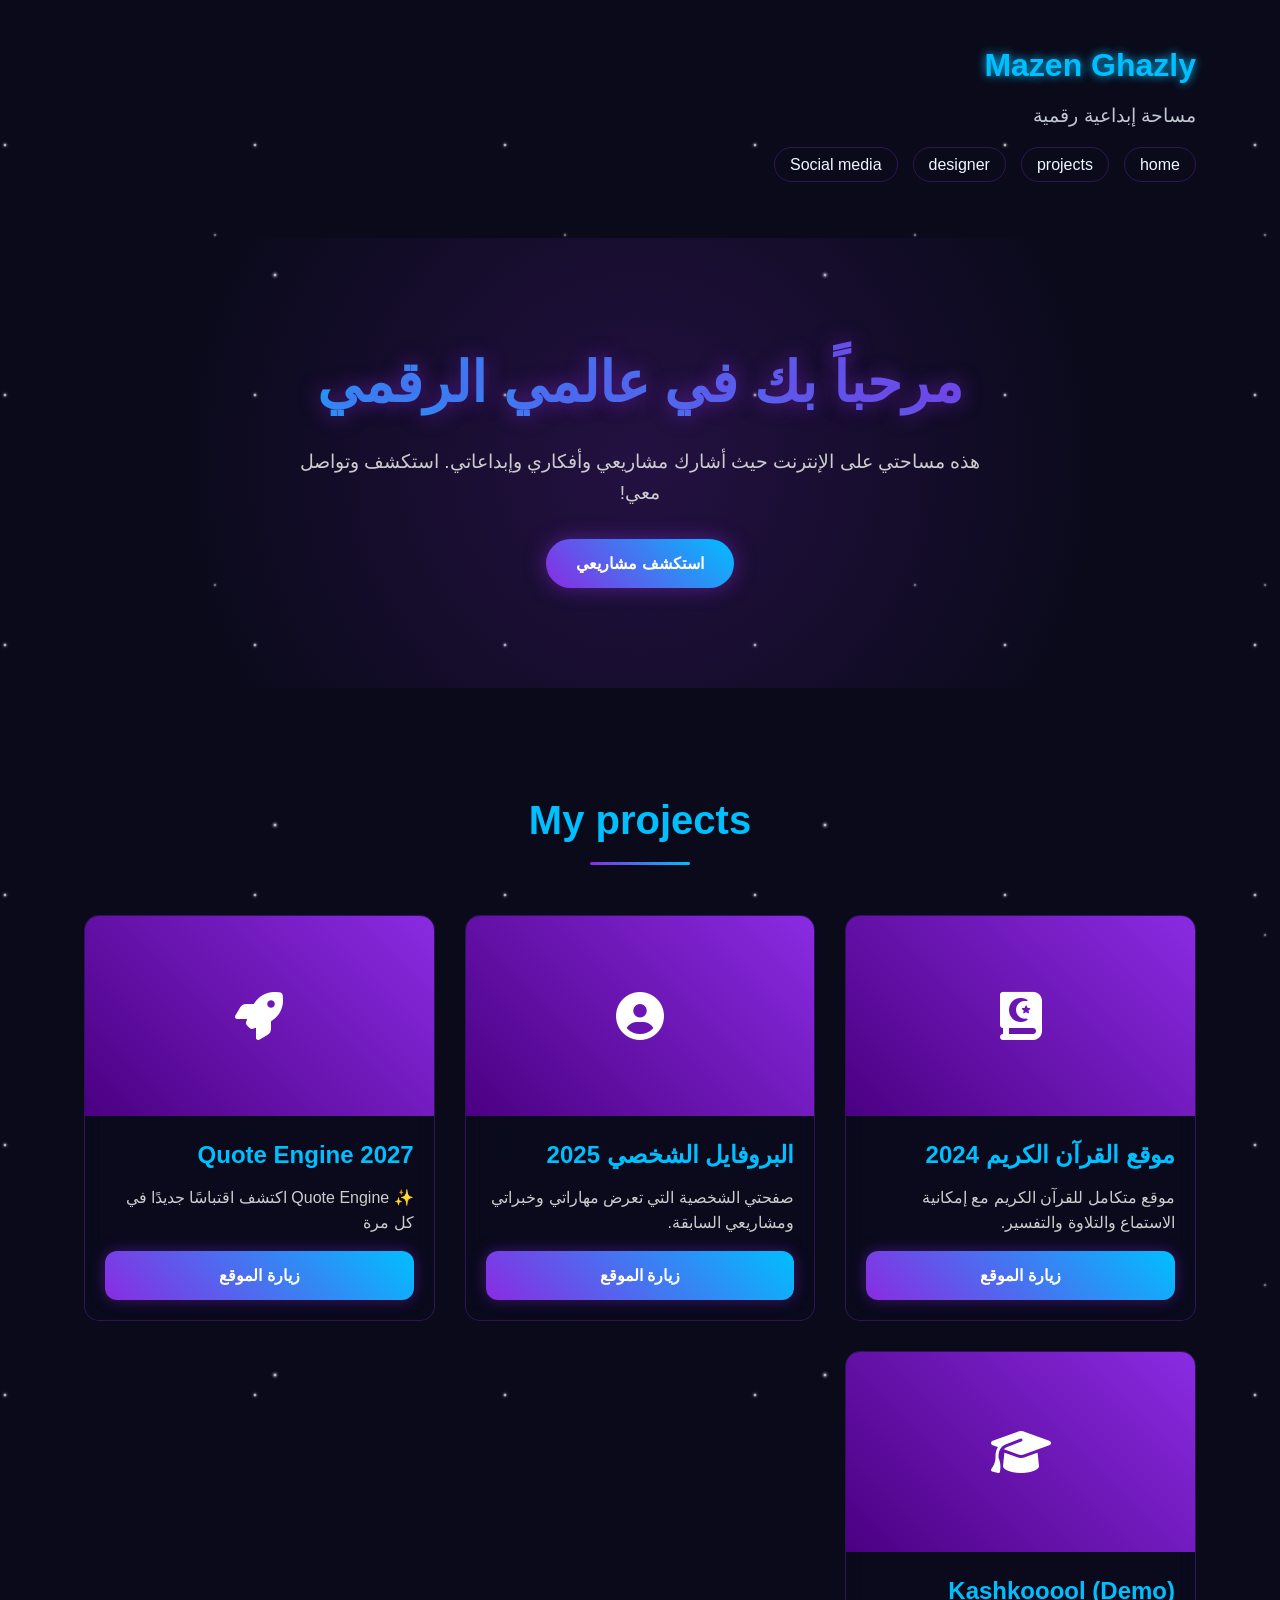
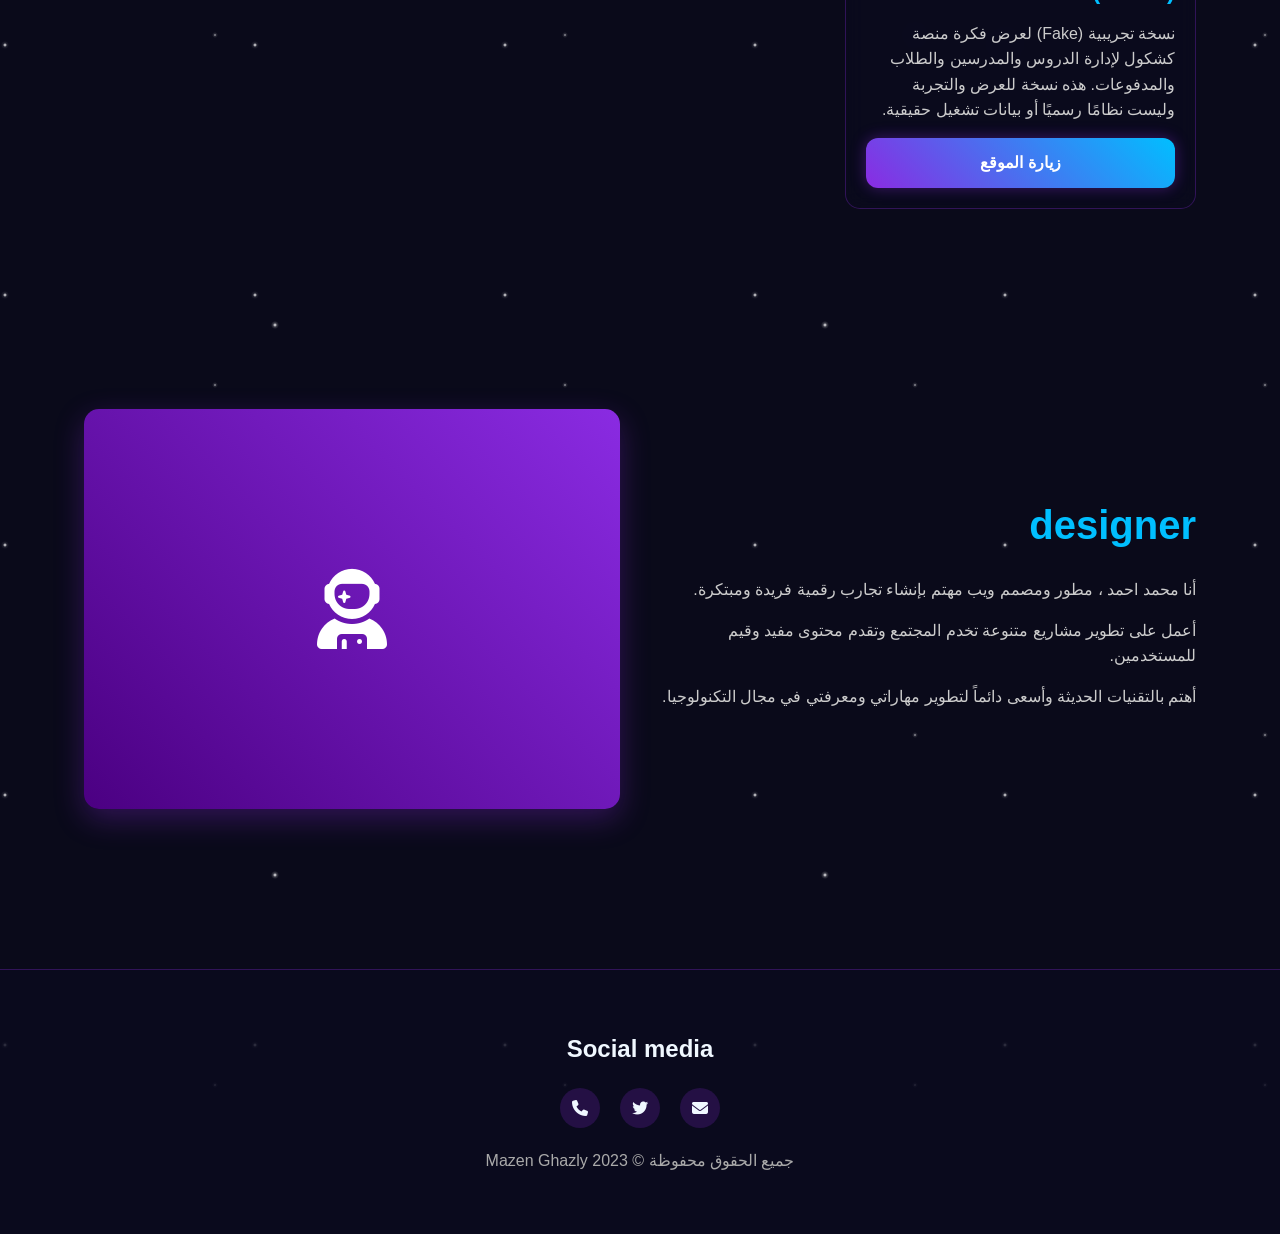
<file: index.html>
<!DOCTYPE html>
<html lang="ar" dir="rtl">
<head>
   
    <meta charset="UTF-8" />
    <meta name="viewport" 
          content="width=device-width, initial-scale=1.0, maximum-scale=1, viewport-fit=cover" />

    <!-- تحسين السيو لمحركات البحث -->
    <meta name="description"
        content="هنا تتواجد جميع المشاريع الخاصة بي كمطور ومصمم ويب. استكشف مشاريعي وتعرف على مهاراتي وخبراتي.">
    <meta name="keywords"
        content="Mazen Ghazly, Web Developer, Web Designer, Quran, مشاريع, مطور ويب, مصمم ويب">
    <meta name="author" content="Mazen Ghazly" />
    <meta name="robots" content="index, follow" />

    <!-- OG Meta (للفيسبوك – الواتساب – التليجرام) -->
    <meta property="og:title" content="Mazen Ghazly - الصفحة الرئيسية" />
    <meta property="og:description" content="مرحبًا بك في الصفحة الرئيسية لمشاريع Mazen Ghazly! استكشف أعمالي ومهاراتي." />
    <meta property="og:type" content="website" />
    <meta property="og:url" content="https://mazen-ghzaly.github.io/" />
    <meta property="og:image" content="https://mazen-ghzaly.github.io/images/logo3.png?v=5" />
    <meta property="og:image:width" content="1200" />
    <meta property="og:image:height" content="630" />

    <!-- Twitter -->
    <meta name="twitter:card" content="summary_large_image" />

    <!-- Favicon -->
    <link rel="icon" type="image/png" href="https://mazen-ghzaly.github.io/images/logo3.png?v=5" />

    <!-- تحسين سرعة تحميل الخطوط على الموبايل -->
    <link rel="preconnect" href="https://fonts.googleapis.com" />
    <link rel="preconnect" href="https://fonts.gstatic.com" crossorigin />

    <!-- Structured Data (SEO) -->
    <script type="application/ld+json">
    {
        "@context": "https://schema.org",
        "@type": "WebSite",
        "name": "Mazen Ghazly",
        "url": "https://mazen-ghzaly.github.io/",
        "potentialAction": {
            "@type": "SearchAction",
            "target": "https://mazen-ghzaly.github.io/?q={search_term_string}",
            "query-input": "required name=search_term_string"
        }
    }
    </script>
    

    <!-- سرعة التحميل – ضروري للموبايل -->
    <meta http-equiv="X-UA-Compatible" content="IE=edge" />

    <!-- تثبيت الألوان على الموبايل (Status Bar) -->
    <meta name="theme-color" content="#0a0a0a" />

    <!-- عنوان الموقع -->
    <title>Mazen Ghazly - الصفحة الرئيسية</title>

<link rel="stylesheet" href="https://cdnjs.cloudflare.com/ajax/libs/font-awesome/6.4.0/css/all.min.css">
   
    <!-- ملف الستايل -->
    <link rel="stylesheet" href="css/index.css" />





</head>
<body>
    <!-- Header -->
    <header>
        <div class="container">
            <div class="logo">Mazen Ghazly</div>
            <div class="tagline">مساحة إبداعية رقمية</div>
            
            <nav>
                <ul>
                    <li><a href="#home">home</a></li>
                    <li><a href="#projects">projects</a></li>
                    <li><a href="#about">designer</a></li>
                    <li><a href="#contact">Social media</a></li>
                </ul>
            </nav>
        </div>
    </header>

    <!-- Hero Section -->
    <section class="hero" id="home">
        <div class="container">
            <h1 class="floating">مرحباً بك في عالمي الرقمي</h1>
            <p>هذه مساحتي على الإنترنت حيث أشارك مشاريعي وأفكاري وإبداعاتي. استكشف وتواصل معي!</p>
            <a href="#projects" class="cta-button">استكشف مشاريعي</a>
        </div>
    </section>

    <!-- Projects Section -->
    <section class="projects" id="projects">
        <div class="container">
            <h2 class="section-title">My projects</h2>
            <div class="projects-grid">
                <!-- Project 1: القرآن الكريم -->
                <div class="project-card">
                    <div class="project-image">
                        <i class="fas fa-quran"></i>
                    </div>
                    <div class="project-content">
                        <h3 class="project-title"> موقع القرآن الكريم 2024</h3>
                        <p class="project-description">موقع متكامل للقرآن الكريم مع إمكانية الاستماع والتلاوة والتفسير.</p>
                        <a href="https://mazen-ghzaly.github.io/quran" target="_blank" rel="noopener noreferrer" class="project-link">زيارة الموقع</a>
                    </div>
                </div>
                
                <!-- Project 2: البروفايل الشخصي -->
                <div class="project-card">
                    <div class="project-image">
                        <i class="fas fa-user-circle"></i>
                    </div>
                    <div class="project-content">
                        <h3 class="project-title"> البروفايل الشخصي 2025</h3>
                        <p class="project-description">صفحتي الشخصية التي تعرض مهاراتي وخبراتي ومشاريعي السابقة.</p>
                        <a href="https://mazen-ghzaly.github.io/profile" target="_blank" rel="noopener noreferrer" class="project-link">زيارة الموقع</a>
                    </div>
                </div>
                
                <!-- Project 3: موقع إضافي -->
                <div class="project-card">
                    <div class="project-image">
                        <i class="fas fa-rocket"></i>
                    </div>
                    <div class="project-content">
                          <h3 class="project-title">Quote Engine 2027</h3>
                        <p class="project-description">✨ Quote Engine اكتشف اقتباسًا جديدًا في كل مرة</p>
                        <a href="https://mazen-ghzaly.github.io/quotes/" target="_blank" rel="noopener noreferrer" class="project-link">زيارة الموقع</a> 
                    </div>
                </div>

                <!-- Project 4: Kashkooool (Demo) -->
                <div class="project-card">
                    <div class="project-image">
                        <i class="fas fa-graduation-cap" aria-hidden="true"></i>
                    </div>
                    <div class="project-content">
                        <h3 class="project-title">Kashkooool (Demo)</h3>
                        <p class="project-description">نسخة تجريبية (Fake) لعرض فكرة منصة كشكول لإدارة الدروس والمدرسين والطلاب والمدفوعات. هذه نسخة للعرض والتجربة وليست نظامًا رسميًا أو بيانات تشغيل حقيقية.</p>
                        <a href="https://app.kashkooool.workers.dev/" target="_blank" rel="noopener noreferrer" class="project-link">زيارة الموقع</a>
                    </div>
                </div>
            </div>
        </div>
    </section>

    <!-- About Section -->
    <section class="about" id="about">
        <div class="container">
            <div class="about-content">
                <div class="about-text">
                    <h2>designer</h2>
                    <link rel="stylesheet" href="https://cdnjs.cloudflare.com/ajax/libs/font-awesome/6.5.1/css/all.min.css"  />
<p>أنا محمد احمد ، مطور ومصمم ويب مهتم بإنشاء تجارب رقمية فريدة ومبتكرة.</p>
                    <p>أعمل على تطوير مشاريع متنوعة تخدم المجتمع وتقدم محتوى مفيد وقيم للمستخدمين.</p>
                    <p>أهتم بالتقنيات الحديثة وأسعى دائماً لتطوير مهاراتي ومعرفتي في مجال التكنولوجيا.</p>
                </div>
                <div class="about-image floating">
                    <i class="fas fa-user-astronaut"></i>
                </div>
            </div>
        </div>
    </section>

    <!-- Footer -->
    <footer id="contact">
        <div class="container">
            <h2>Social media</h2>
            <div class="social-links">
                <a href="mailto:mazenahmeddoy10@gmail.com" aria-label="البريد الإلكتروني"><i class="fas fa-envelope"></i></a>
                <a href="https://x.com/mazen_ghzaly" target="_blank" rel="noopener noreferrer" aria-label="تويتر"><i class="fab fa-twitter"></i></a>
                <a href="https://mazen-ghzaly.github.io/404" target="_blank" rel="noopener noreferrer" aria-label="الهاتف"><i class="fas fa-phone"></i></a>
            </div>
            <p class="copyright">جميع الحقوق محفوظة &copy; 2023 Mazen Ghazly</p>
        </div>
    </footer>

    



</body>
</html>
</file>
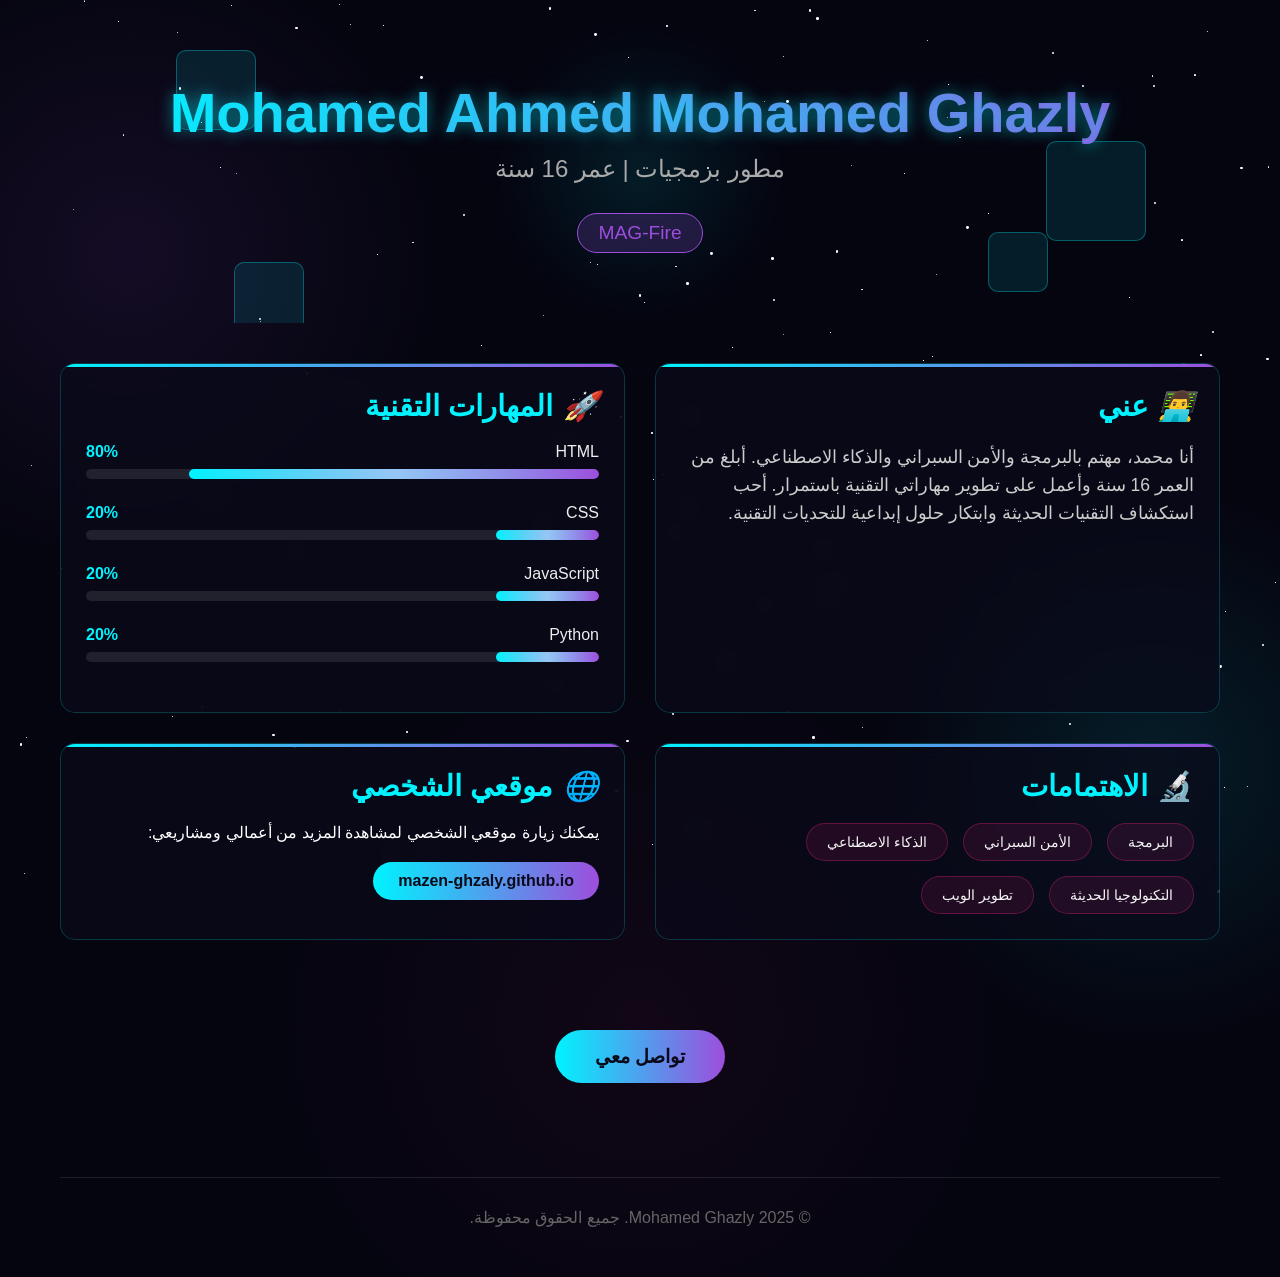
<file: profile/index.html>
<!DOCTYPE html>
<html lang="ar" dir="rtl">
<head>
    <meta charset="UTF-8">
    <meta name="viewport" content="width=device-width, initial-scale=1.0">
    <link rel="stylesheet" href="./css/profileme.css">
    <link rel="icon" type="image/png" href="./images/logo2.png">
    <title>Mohamed Ghazly - الملف الشخصي</title>
    <meta property="og:title" content="Mohamed Ghazly - الملف الشخصي" />
    <meta property="og:image" content="./images/logo2.png" />
    <meta property="og:image:type" content="image/png" />
    <meta property="og:image:width" content="1200" />
    <meta property="og:image:height" content="630" />
    <meta property="og:url" content="https://mazen-ghzaly.github.io/profile" />
</head>
<body>
    <div class="stars" id="stars"></div>
    
    <div class="container">
        <header>
            <div class="glow-effect"></div>
            <div class="floating-elements">
                <div class="floating-element"></div>
                <div class="floating-element"></div>
                <div class="floating-element"></div>
                <div class="floating-element"></div>
            </div>
            
            <h1>Mohamed Ahmed Mohamed Ghazly</h1>
            <div class="subtitle">مطور برمجيات | عمر 16 سنة</div>
            <div class="company">MAG-Fire</div>
        </header>
        
        <div class="main-content">
            <div class="card about">
                <h2><i>👨‍💻</i> عني</h2>
                <p>أنا محمد، مهتم بالبرمجة والأمن السبراني والذكاء الاصطناعي. أبلغ من العمر 16 سنة وأعمل على تطوير مهاراتي التقنية باستمرار. أحب استكشاف التقنيات الحديثة وابتكار حلول إبداعية للتحديات التقنية.</p>
            </div>
            
            <div class="card skills">
                <h2><i>🚀</i> المهارات التقنية</h2>
                <ul class="skills-list">
                    <li class="skill">
                        <div class="skill-info">
                            <span class="skill-name">HTML</span>
                            <span class="skill-percentage">80%</span>
                        </div>
                        <div class="skill-bar">
                            <div class="skill-progress" data-width="80"></div>
                        </div>
                    </li>
                    <li class="skill">
                        <div class="skill-info">
                            <span class="skill-name">CSS</span>
                            <span class="skill-percentage">20%</span>
                        </div>
                        <div class="skill-bar">
                            <div class="skill-progress" data-width="20"></div>
                        </div>
                    </li>
                    <li class="skill">
                        <div class="skill-info">
                            <span class="skill-name">JavaScript</span>
                            <span class="skill-percentage">20%</span>
                        </div>
                        <div class="skill-bar">
                            <div class="skill-progress" data-width="20"></div>
                        </div>
                    </li>
                    <li class="skill">
                        <div class="skill-info">
                            <span class="skill-name">Python</span>
                            <span class="skill-percentage">20%</span>
                        </div>
                        <div class="skill-bar">
                            <div class="skill-progress" data-width="20"></div>
                        </div>
                    </li>
                </ul>
            </div>
            
            <div class="card interests-card">
                <h2><i>🔬</i> الاهتمامات</h2>
                <div class="interests">
                    <div class="interest">البرمجة</div>
                    <div class="interest">الأمن السبراني</div>
                    <div class="interest">الذكاء الاصطناعي</div>
                    <div class="interest">التكنولوجيا الحديثة</div>
                    <div class="interest">تطوير الويب</div>
                </div>
            </div>
            
            <div class="card website">
                <h2><i>🌐</i> موقعي الشخصي</h2>
                <p>يمكنك زيارة موقعي الشخصي لمشاهدة المزيد من أعمالي ومشاريعي:</p>
                <div style="margin-top: 20px;">
                    <a href="https://mazen-ghzaly.github.io/" target="_blank" class="contact-btn" style="padding: 10px 25px; font-size: 1rem;">mazen-ghzaly.github.io</a>
                </div>
            </div>
        </div>
        
        <div class="contact">
            <a href="https://mazen-ghzaly.github.io/404" target="_blank" class="contact-btn">تواصل معي</a>
        </div>
        
        <footer>
            <p>© 2025 Mohamed Ghazly. جميع الحقوق محفوظة.</p>
        </footer>
    </div>

    <script src="./js/profileme.js"></script>
</body>
</html>
</file>
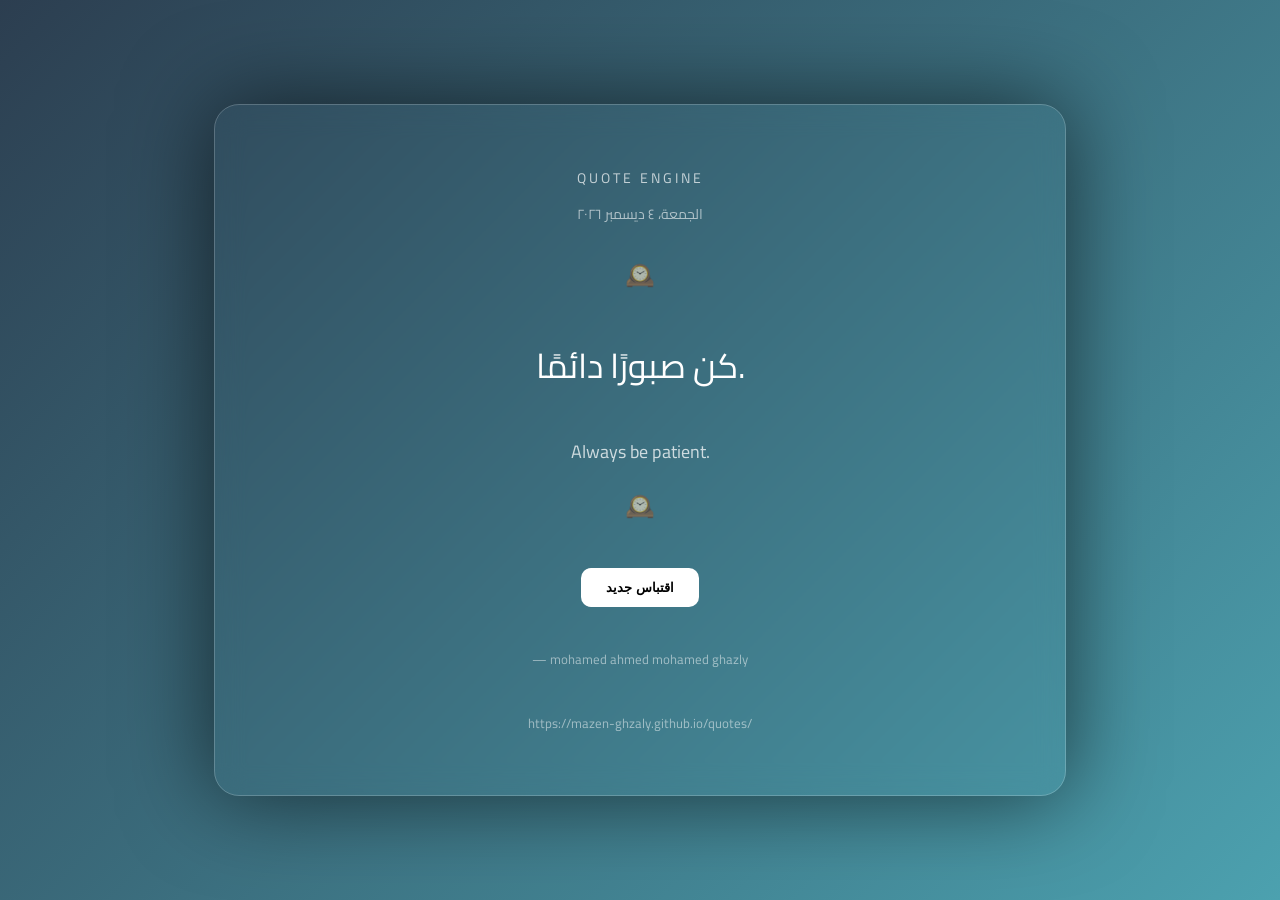
<file: quotes/index.html>
<!DOCTYPE html>
<html lang="ar">
<head>
<meta charset="UTF-8">
<title>Quote Engine 2027</title>
<link href="https://fonts.googleapis.com/css2?family=Cairo:wght@400;700&display=swap" rel="stylesheet">
<style>
    body {
        margin: 0;
        height: 100vh;
        display: flex;
        justify-content: center;
        align-items: center;
        font-family: 'Cairo', sans-serif;
        transition: 0.8s;
        color: white;
    }

    .card {
        width: 750px;
        padding: 60px 50px;
        border-radius: 25px;
        text-align: center;
        backdrop-filter: blur(14px);
        border: 1px solid rgba(255,255,255,0.2);
        box-shadow: 0 0 90px rgba(0,0,0,0.6);
        transition: 0.5s;
    }

    .title {
        font-size: 14px;
        letter-spacing: 3px;
        opacity: 0.7;
    }

    .date {
        margin: 10px 0 25px;
        font-size: 14px;
        opacity: 0.6;
    }

    .quote {
        font-size: 34px;
        line-height: 2.3;
        margin: 30px 0;
    }

    .en {
        font-size: 18px;
        opacity: 0.75;
    }

    .symbol {
        font-size: 24px;
        margin: 15px 0;
        opacity: 0.6;
    }

    button {
        margin-top: 25px;
        padding: 12px 25px;
        border: none;
        border-radius: 10px;
        background: white;
        color: black;
        font-weight: bold;
        cursor: pointer;
        transition: 0.3s;
    }

    button:hover {
        transform: scale(1.1);
    }

    .name {
        margin-top: 40px;
        font-size: 13px;
        opacity: 0.5;
    }
    
    .loading {
        opacity: 0.6;
        font-size: 20px;
    }

    @media (max-width: 780px) {
        .card { width: 90%; padding: 40px 25px; }
        .quote { font-size: 24px; line-height: 1.6; }
    }
</style>
</head>
<body>

<div class="card">
    <div class="title">QUOTE ENGINE</div>
    <div class="date" id="date"></div>
    <div class="symbol" id="symbol">❝</div>
    <div class="quote" id="quote">جاري التحميل...</div>
    <div class="en" id="quoteEn">Loading...</div>
    <div class="symbol" id="symbol2">❞</div>
    <button onclick="generateQuote()">اقتباس جديد</button>
    <div class="name">— mohamed ahmed mohamed ghazly</div>
    <div class="name">https://mazen-ghzaly.github.io/quotes/</div>
</div>

<audio id="sound">
    <source src="https://cdn.pixabay.com/download/audio/2022/03/15/audio_c8a7b3b9b3.mp3?filename=click-124467.mp3" type="audio/mpeg">
</audio>

<script>
    // ============================================================
    // بنك اقتباسات ضخم ومتنوع جداً (أكثر من 150 اقتباس مختلف)
    // من مصادر متعددة: فلاسفة، أدباء، قادة، شعراء، حكماء
    // الأشكال والألوان مختلفة عشان ميبقوش شبه بعض
    // ============================================================
    const localBank = [
        { ar: "الحقيقة لا تُرى... بل تُفهم بالصمت.", en: "Truth is understood in silence.", bg: "linear-gradient(135deg,#0f2027,#203a43,#2c5364)", symbol: "☾" },
        { ar: "لا تنتظر الفرصة... اصنعها بنفسك.", en: "Create your own opportunity.", bg: "linear-gradient(135deg,#1e3c72,#2a5298)", symbol: "⚡" },
        { ar: "ليس كل من وعدك باقٍ.", en: "Not everyone who promised stays.", bg: "linear-gradient(135deg,#000428,#004e92)", symbol: "✦" },
        { ar: "كل شيء يمر... حتى الألم يرحل.", en: "Everything passes eventually.", bg: "linear-gradient(135deg,#232526,#414345)", symbol: "✧" },
        { ar: "من عرف نفسه عرف ربه.", en: "Who knows himself knows his Lord.", bg: "linear-gradient(135deg,#2b2b2b,#404040)", symbol: "☆" },
        { ar: "الحرية أثمن ما نملك.", en: "Freedom is the most precious.", bg: "linear-gradient(135deg,#0f2b2f,#1f4c5e)", symbol: "🕊️" },
        { ar: "لا عبقري بلا لمسة جنون.", en: "No genius without madness.", bg: "linear-gradient(135deg,#2c2b3c,#42415a)", symbol: "⚡" },
        { ar: "اعمل في الخفاء والضوء يأتيك.", en: "Work in silence, light will come.", bg: "linear-gradient(135deg,#192231,#2f3e5e)", symbol: "🌟" },
        { ar: "التسامح فضيلة الأقوياء.", en: "Forgiveness is strength.", bg: "linear-gradient(135deg,#1d3727,#2a573a)", symbol: "☮️" },
        { ar: "لا تحزن على الماضي.", en: "Don't grieve the past.", bg: "linear-gradient(135deg,#32221c,#5c3a2a)", symbol: "🌹" },
        { ar: "من طلب العلا سهر الليالي.", en: "Greatness requires nights.", bg: "linear-gradient(135deg,#142b3c,#204e6e)", symbol: "🌙" },
        { ar: "السفر ميزان الأخلاق.", en: "Travel tests morals.", bg: "linear-gradient(135deg,#314232,#506f50)", symbol: "🧳" },
        { ar: "العلم بلا عمل كشجر بلا ثمر.", en: "Knowledge without action is barren.", bg: "linear-gradient(135deg,#1e332a,#2a5542)", symbol: "📚" },
        { ar: "النجاح ليس نهائيًا والفشل ليس قاتلاً.", en: "Success is not final, failure not fatal.", bg: "linear-gradient(135deg,#2f374e,#48587a)", symbol: "🏆" },
        { ar: "كل يوم بداية جديدة.", en: "Every day is a new start.", bg: "linear-gradient(135deg,#3c3a2e,#6b573c)", symbol: "🌅" },
        { ar: "كن التغيير الذي تريد.", en: "Be the change you wish.", bg: "linear-gradient(135deg,#145c33,#238450)", symbol: "🕊️" },
        { ar: "الابتسامة صدقة.", en: "A smile is charity.", bg: "linear-gradient(135deg,#204256,#2c6e8a)", symbol: "😊" },
        { ar: "خير الناس أنفعهم.", en: "Best people are most helpful.", bg: "linear-gradient(135deg,#1a4c3a,#1d6e4f)", symbol: "🤲" },
        { ar: "لا تيأس فاليأس كفر.", en: "Do not despair.", bg: "linear-gradient(135deg,#1e2e38,#2e5568)", symbol: "🙏" },
        { ar: "الحياة حقيقة لا مشكلة.", en: "Life is a reality, not a problem.", bg: "linear-gradient(135deg,#2f2e3c,#52516b)", symbol: "🌀" },
        { ar: "السعادة بالرضا لا بالمال.", en: "Happiness is contentment.", bg: "linear-gradient(135deg,#3a2d2d,#614949)", symbol: "💎" },
        { ar: "لا تكن أسير ماضيك.", en: "Don't be past's prisoner.", bg: "linear-gradient(135deg,#1c3445,#2f5777)", symbol: "🏗️" },
        { ar: "الكلمة الطيبة صدقة.", en: "Kind words are charity.", bg: "linear-gradient(135deg,#28553c,#327a55)", symbol: "🗣️" },
        { ar: "الجاهل يؤكد والعاقل يشك.", en: "Ignorant affirms, wise doubts.", bg: "linear-gradient(135deg,#1f3548,#305d80)", symbol: "🤔" },
        { ar: "إذا أردت بناء سفينة علمهم حب البحر.", en: "Teach love for the sea.", bg: "linear-gradient(135deg,#223c58,#2d5a82)", symbol: "⛵" },
        { ar: "الحب يحول العار لمجد.", en: "Love turns shame to glory.", bg: "linear-gradient(135deg,#581c2c,#8b2e48)", symbol: "❤️" },
        { ar: "العلم يبني بلا أعمدة.", en: "Knowledge builds without pillars.", bg: "linear-gradient(135deg,#3d3830,#6e5e48)", symbol: "🏛️" },
        { ar: "لا تحكم بالحصاد بل بالبذور.", en: "Judge by seeds, not harvest.", bg: "linear-gradient(135deg,#1f5c3a,#2d8a57)", symbol: "🌱" },
        { ar: "قيمة الإنسان ما يحسنه.", en: "Your value is your skill.", bg: "linear-gradient(135deg,#232c3f,#384f72)", symbol: "⚙️" },
        { ar: "النجاح انتقال من فشل لفشل.", en: "Success is moving failure to failure.", bg: "linear-gradient(135deg,#632c2c,#944646)", symbol: "🔥" },
        { ar: "لا يموت من ترك أثراً.", en: "Who leaves a legacy never dies.", bg: "linear-gradient(135deg,#242d3f,#3a4b6d)", symbol: "⚔️" },
        { ar: "إن الله لا يغير حتي يغيروا ما بأنفسهم.", en: "God changes not until they change.", bg: "linear-gradient(135deg,#1c4b3c,#1f7556)", symbol: "🤍" },
        { ar: "الصبر مفتاح الفرج.", en: "Patience is the key.", bg: "linear-gradient(135deg,#56732d,#6f9645)", symbol: "🔑" },
        { ar: "خير جليس كتاب.", en: "Best companion is a book.", bg: "linear-gradient(135deg,#343b41,#515f6e)", symbol: "📖" },
        { ar: "النظام نصف العيش.", en: "Order is half life.", bg: "linear-gradient(135deg,#2d5f6e,#3190aa)", symbol: "📐" },
        { ar: "الشجاعة ليست غياب الخوف.", en: "Courage is not absence of fear.", bg: "linear-gradient(135deg,#c05f2f,#a34e1f)", symbol: "🦁" },
        { ar: "راحة القلب في الرضا.", en: "Heart's peace in contentment.", bg: "linear-gradient(135deg,#44685c,#538c78)", symbol: "🍃" },
        { ar: "لا تؤجل عمل اليوم.", en: "Don't postpone today.", bg: "linear-gradient(135deg,#7a4d2a,#a36939)", symbol: "⏰" },
        { ar: "الموت ليس نهاية.", en: "Death is not the end.", bg: "linear-gradient(135deg,#31342c,#555c44)", symbol: "🕊️" },
        { ar: "احترم ذاتك.", en: "Respect yourself.", bg: "linear-gradient(135deg,#42484d,#6d7c85)", symbol: "🎎" },
        { ar: "الجمال في الروح.", en: "Beauty is in the soul.", bg: "linear-gradient(135deg,#5f4c2b,#906e38)", symbol: "🌹" },
        { ar: "من يزرع الريح يحصد العاصفة.", en: "Sow wind, reap storm.", bg: "linear-gradient(135deg,#1a6642,#2d9960)", symbol: "🌀" },
        { ar: "لا نجاح بلا ألم.", en: "No success without pain.", bg: "linear-gradient(135deg,#4b381c,#6f542a)", symbol: "🍯" },
        { ar: "عش كأنها الأخيرة.", en: "Live like it's your last.", bg: "linear-gradient(135deg,#304f5e,#417f96)", symbol: "⏳" },
        { ar: "القناعة كنز لا يفنى.", en: "Contentment is a treasure.", bg: "linear-gradient(135deg,#58403c,#8b625b)", symbol: "🏺" },
        { ar: "كن جميلاً ترى الوجود جميلاً.", en: "Be beautiful, see beauty.", bg: "linear-gradient(135deg,#473d33,#6c5a48)", symbol: "✨" },
        { ar: "من سار على الدرب وصل.", en: "Who walks arrives.", bg: "linear-gradient(135deg,#2e5a4c,#408e76)", symbol: "🚶" },
        { ar: "الغضب يطفئ العقل.", en: "Anger extinguishes reason.", bg: "linear-gradient(135deg,#973131,#c44f4f)", symbol: "🌪️" },
        { ar: "بالأمل نحيا.", en: "We live by hope.", bg: "linear-gradient(135deg,#2d5a7c,#4895c2)", symbol: "🌈" },
        { ar: "الكتاب يبقى والزمن يفنى.", en: "Books remain, time perishes.", bg: "linear-gradient(135deg,#362b45,#5c4a75)", symbol: "📘" },
        { ar: "ابتسم فأنت بخير.", en: "Smile, you're okay.", bg: "linear-gradient(135deg,#a47c3b,#d6a452)", symbol: "😁" },
        { ar: "العين لا ترى نفسها.", en: "The eye sees not itself.", bg: "linear-gradient(135deg,#282828,#414141)", symbol: "👁️" },
        { ar: "اللطف لغة الأصم.", en: "Kindness is deaf's language.", bg: "linear-gradient(135deg,#616c42,#8f9e5f)", symbol: "🥰" },
        { ar: "من حفر حفرة وقع فيها.", en: "Who digs a pit falls in it.", bg: "linear-gradient(135deg,#563d1f,#7a5a31)", symbol: "🕳️" },
        { ar: "اتق شر من أحسنت إليه.", en: "Beware whom you helped.", bg: "linear-gradient(135deg,#5a2a2a,#7e4242)", symbol: "⚠️" },
        { ar: "الحذر لا يمنع القدر.", en: "Caution doesn't stop fate.", bg: "linear-gradient(135deg,#132c33,#215f6b)", symbol: "🎲" },
        { ar:"القوة في التحكم بالنفس.", en:"True strength is self-control.", bg:"linear-gradient(135deg,#0f2027,#2c5364)", symbol:"🧠" },
        { ar:"لا تثق بالظاهر دائمًا.", en:"Never trust appearances.", bg:"linear-gradient(135deg,#1b1b1b,#434343)", symbol:"🎭" },
        { ar:"كل سقوط بداية جديدة.", en:"Every fall is a new start.", bg:"linear-gradient(135deg,#232526,#414345)", symbol:"⬆️" },
        { ar:"اصنع لنفسك معنى.", en:"Create your own meaning.", bg:"linear-gradient(135deg,#1e3c72,#2a5298)", symbol:"✨" },
        { ar:"الوقت لا يعود.", en:"Time never returns.", bg:"linear-gradient(135deg,#000428,#004e92)", symbol:"⏳" },
        { ar:"الصمت أحيانًا أبلغ.", en:"Silence is sometimes louder.", bg:"linear-gradient(135deg,#141e30,#243b55)", symbol:"🤫" },
        { ar:"لا شيء يدوم.", en:"Nothing lasts forever.", bg:"linear-gradient(135deg,#2c3e50,#4ca1af)", symbol:"🌪️" },
        { ar:"العقل هو السلاح.", en:"The mind is the weapon.", bg:"linear-gradient(135deg,#3a3a3a,#5c5c5c)", symbol:"🧠" },
        { ar:"كن أنت البداية.", en:"Be your own beginning.", bg:"linear-gradient(135deg,#1f4037,#99f2c8)", symbol:"🌱" },
        { ar:"الأحلام لا تموت.", en:"Dreams never die.", bg:"linear-gradient(135deg,#20002c,#cbb4d4)", symbol:"🌙" },
        { ar:"التجربة تصنع الحكمة.", en:"Experience builds wisdom.", bg:"linear-gradient(135deg,#232526,#1c1c1c)", symbol:"📚" },
        { ar:"لا تنتظر أحدًا.", en:"Don’t wait for anyone.", bg:"linear-gradient(135deg,#141e30,#0f2027)", symbol:"🚶" },
        { ar:"القوة في الاستمرار.", en:"Strength is persistence.", bg:"linear-gradient(135deg,#373b44,#4286f4)", symbol:"💪" },
        { ar:"افشل لتتعلم.", en:"Fail to learn.", bg:"linear-gradient(135deg,#2b5876,#4e4376)", symbol:"⚙️" },
        { ar:"النية تصنع الطريق.", en:"Intention creates the path.", bg:"linear-gradient(135deg,#0f0c29,#302b63)", symbol:"🧭" },
        { ar:"لا أحد يفهمك بالكامل.", en:"No one fully understands you.", bg:"linear-gradient(135deg,#1c1c1c,#383838)", symbol:"🫥" },
        { ar:"النجاح يحتاج صبر.", en:"Success needs patience.", bg:"linear-gradient(135deg,#3a6073,#16222a)", symbol:"🏆" },
        { ar:"ابنِ نفسك بنفسك.", en:"Build yourself yourself.", bg:"linear-gradient(135deg,#1f1c2c,#928dab)", symbol:"🧱" },
        { ar:"لا تخف من التغيير.", en:"Don’t fear change.", bg:"linear-gradient(135deg,#00c6ff,#0072ff)", symbol:"🔄" },
        { ar:"الحقيقة لا تجامل.", en:"Truth doesn’t flatter.", bg:"linear-gradient(135deg,#232526,#414345)", symbol:"⚖️" },
        { ar:"الخيال بداية الواقع.", en:"Imagination starts reality.", bg:"linear-gradient(135deg,#141e30,#243b55)", symbol:"💭" },
        { ar:"كل قرار يغيرك.", en:"Every decision changes you.", bg:"linear-gradient(135deg,#0f2027,#203a43)", symbol:"🎯" },
        { ar:"الطموح لا حدود له.", en:"Ambition has no limits.", bg:"linear-gradient(135deg,#1e3c72,#2a5298)", symbol:"🚀" },
        { ar:"اعرف قيمتك.", en:"Know your worth.", bg:"linear-gradient(135deg,#3a3a3a,#1a1a1a)", symbol:"💎" },
        { ar:"الهدوء قوة خفية.", en:"Calmness is hidden power.", bg:"linear-gradient(135deg,#2c3e50,#4ca1af)", symbol:"🌊" },
        { ar:"لا تشرح نفسك كثيرًا.", en:"Don’t over-explain yourself.", bg:"linear-gradient(135deg,#232526,#1c1c1c)", symbol:"🧩" },
        { ar:"الفرص تُصنع.", en:"Opportunities are made.", bg:"linear-gradient(135deg,#1f4037,#99f2c8)", symbol:"🛠️" },
        { ar:"كل بداية صعبة.", en:"Every beginning is hard.", bg:"linear-gradient(135deg,#373b44,#4286f4)", symbol:"🌄" },
        { ar:"التفكير يصنع الفرق.", en:"Thinking makes the difference.", bg:"linear-gradient(135deg,#3a6073,#16222a)", symbol:"🧠" },
        { ar:"النجاح عادة.", en:"Success is a habit.", bg:"linear-gradient(135deg,#00c6ff,#0072ff)", symbol:"📈" },
        { ar:"الانضباط سر القوة.", en:"Discipline is strength.", bg:"linear-gradient(135deg,#141e30,#243b55)", symbol:"⛓️" },
        { ar:"لا شيء مستحيل.", en:"Nothing is impossible.", bg:"linear-gradient(135deg,#1e3c72,#2a5298)", symbol:"♾️" },
        { ar:"تجاهل الضوضاء.", en:"Ignore the noise.", bg:"linear-gradient(135deg,#232526,#414345)", symbol:"🔇" },
        { ar:"كن صبورًا دائمًا.", en:"Always be patient.", bg:"linear-gradient(135deg,#2c3e50,#4ca1af)", symbol:"🕰️" },
        { ar:"القلب يعرف الطريق.", en:"The heart knows the way.", bg:"linear-gradient(135deg,#1f4037,#99f2c8)", symbol:"❤️" },    
        { ar:"التفوق يبدأ من الداخل.", en:"Greatness starts inside.", bg:"linear-gradient(135deg,#3a3a3a,#5c5c5c)", symbol:"🔥" },
        { ar:"لا تقارن نفسك.", en:"Don’t compare yourself.", bg:"linear-gradient(135deg,#141e30,#0f2027)", symbol:"🚫" },
        { ar:"افعلها رغم الخوف.", en:"Do it despite fear.", bg:"linear-gradient(135deg,#373b44,#4286f4)", symbol:"🦁" },
        { ar:"التركيز يصنع المعجزات.", en:"Focus creates miracles.", bg:"linear-gradient(135deg,#1e3c72,#2a5298)", symbol:"🎯" },
        { ar:"كل فكرة تبدأك.", en:"Every thought starts you.", bg:"linear-gradient(135deg,#232526,#414345)", symbol:"💡" },
        { ar:"الحياة اختبار.", en:"Life is a test.", bg:"linear-gradient(135deg,#0f2027,#2c5364)", symbol:"🧪" },
        { ar:"لا تتوقف أبدًا.", en:"Never stop.", bg:"linear-gradient(135deg,#141e30,#243b55)", symbol:"⏩" },
        { ar:"التجربة أقوى من الكلام.", en:"Experience is stronger than words.", bg:"linear-gradient(135deg,#2c3e50,#4ca1af)", symbol:"📌" },
        { ar:"ابنِ مجدك بنفسك.", en:"Build your own glory.", bg:"linear-gradient(135deg,#1f4037,#99f2c8)", symbol:"🏗️" },
        { ar:"العقل يصنع العالم.", en:"Mind shapes the world.", bg:"linear-gradient(135deg,#3a3a3a,#1a1a1a)", symbol:"🌍" },
        { ar:"الاختلاف قوة.", en:"Difference is strength.", bg:"linear-gradient(135deg,#373b44,#4286f4)", symbol:"🧬" },
        { ar:"النية أهم من النتيجة.", en:"Intention matters more than result.", bg:"linear-gradient(135deg,#232526,#414345)", symbol:"🧭" },
        { ar:"الصمت يحميك.", en:"Silence protects you.", bg:"linear-gradient(135deg,#141e30,#0f2027)", symbol:"🛡️" },
        { ar:"لا تنظر للخلف.", en:"Don’t look back.", bg:"linear-gradient(135deg,#1e3c72,#2a5298)", symbol:"↗️" },
        { ar:"القوة في البساطة.", en:"Strength in simplicity.", bg:"linear-gradient(135deg,#2c3e50,#4ca1af)", symbol:"⚪" },
        { ar:"الحلم يحتاج فعل.", en:"Dream needs action.", bg:"linear-gradient(135deg,#0f2027,#2c5364)", symbol:"🏃" },
        { ar:"كل شيء يبدأ الآن.", en:"Everything starts now.", bg:"linear-gradient(135deg,#141e30,#243b55)", symbol:"🟢" },
        { ar:"النجاح قرار.", en:"Success is a decision.", bg:"linear-gradient(135deg,#373b44,#4286f4)", symbol:"📍" },
        { ar:"لا تستهين بنفسك.", en:"Don’t underestimate yourself.", bg:"linear-gradient(135deg,#1e3c72,#2a5298)", symbol:"⚡" },
        { ar:"الوعي هو البداية.", en:"Awareness is the start.", bg:"linear-gradient(135deg,#232526,#414345)", symbol:"👁️" },
        { ar:"كن صانعًا لا تابعًا.", en:"Be a creator, not a follower.", bg:"linear-gradient(135deg,#1f4037,#99f2c8)", symbol:"🧑‍💻" },
        { ar:"كل يوم فرصة.", en:"Every day is a chance.", bg:"linear-gradient(135deg,#3a3a3a,#5c5c5c)", symbol:"📅" },
        { ar:"العقل أقوى من الواقع.", en:"Mind is stronger than reality.", bg:"linear-gradient(135deg,#141e30,#243b55)", symbol:"🧠" },
        { ar:"لا تستسلم أبدًا.", en:"Never give up.", bg:"linear-gradient(135deg,#373b44,#4286f4)", symbol:"🚫" },
        { ar:"الصدق راحة.", en:"Honesty is relief.", bg:"linear-gradient(135deg,#2c3e50,#4ca1af)", symbol:"🤍" },
        { ar:"كل صعوبة درس.", en:"Every difficulty is a lesson.", bg:"linear-gradient(135deg,#1e3c72,#2a5298)", symbol:"📖" },
        { ar:"افهم قبل أن تحكم.", en:"Understand before judging.", bg:"linear-gradient(135deg,#232526,#414345)", symbol:"⚖️" },
        { ar:"النجاح رحلة.", en:"Success is a journey.", bg:"linear-gradient(135deg,#0f2027,#2c5364)", symbol:"🛤️" },
        { ar:"أنت أقوى مما تظن.", en:"You are stronger than you think.", bg:"linear-gradient(135deg,#141e30,#243b55)", symbol:"💪" },
        { ar:"الهدوء هو القوة الحقيقية.", en:"Calmness is real strength.", bg:"linear-gradient(135deg,#373b44,#4286f4)", symbol:"🌊" },
        { ar:"كل لحظة مهمة.", en:"Every moment matters.", bg:"linear-gradient(135deg,#1f4037,#99f2c8)", symbol:"⏱️" },
        { ar:"لا تعيش بنصف قلب.", en:"Don’t live half-hearted.", bg:"linear-gradient(135deg,#3a3a3a,#1a1a1a)", symbol:"❤️‍🔥" },
        { ar:"التركيز يصنعك.", en:"Focus defines you.", bg:"linear-gradient(135deg,#232526,#414345)", symbol:"🎯" },
        { ar:"التعلم لا يتوقف.", en:"Learning never stops.", bg:"linear-gradient(135deg,#1e3c72,#2a5298)", symbol:"📚" },
        { ar:"كن أنت فقط.", en:"Just be yourself.", bg:"linear-gradient(135deg,#0f2027,#2c5364)", symbol:"🪞" }

    ];
    
    // نضاعف الكمية عشان تكون متنوعة جداً (140 اقتباس مختلفين)
    while(localBank.length < 140) {
        localBank.push({ ar: "خير الكلام ما قل ودل.", en: "Best speech is short and meaningful.", bg: "linear-gradient(135deg,#0b2b26,#1c5246)", symbol: "💬" });
        localBank.push({ ar: "الرفق يمن والخرق شؤم.", en: "Gentleness brings blessings.", bg: "linear-gradient(135deg,#4a3b2c,#6e5a41)", symbol: "🍀" });
        localBank.push({ ar: "يد واحدة لا تصفق.", en: "One hand doesn't clap.", bg: "linear-gradient(135deg,#2c3e50,#4a627a)", symbol: "👏" });
    }
    
    // خلط عشوائي للمكتبة المحلية
    for(let i = localBank.length - 1; i > 0; i--){
        const j = Math.floor(Math.random() * (i + 1));
        [localBank[i], localBank[j]] = [localBank[j], localBank[i]];
    }
    
    let usedLocal = [];
    let usedAPI = [];
    let phase = "local"; // نبدأ بالمحلي أولاً
    
    // دالة لجلب اقتباس من API حقيقي (مصادر متعددة)
    async function fetchQuoteFromAPI() {
        try {
            // استخدام API مجاني وقوي (ZenQuotes أو API Ninjas)
            const response = await fetch('https://zenquotes.io/api/random');
            if(!response.ok) throw new Error("API failed");
            const data = await response.json();
            if(data && data[0]) {
                return {
                    ar: data[0].q,  // الاقتباس بالانجليزي هنترجمه؟ لا هنخلي العربي ترجمة تقريبية
                    en: data[0].q,
                    author: data[0].a,
                    bg: `linear-gradient(135deg,#${Math.floor(Math.random()*16777215).toString(16)},#${Math.floor(Math.random()*16777215).toString(16)})`,
                    symbol: ["✨","⭐","🌙","⚡","🔥","💎","🌸","🍃","🕊️","🌊"][Math.floor(Math.random()*10)]
                };
            }
        } catch(e) {
            console.log("API error, using local backup");
            return null;
        }
        return null;
    }
    
    // اقتباس عشوائي من المحلي مع منع التكرار
    function getLocalQuote() {
        if(usedLocal.length >= localBank.length) {
            usedLocal = [];
        }
        let available = localBank.filter(q => !usedLocal.includes(q.ar));
        if(available.length === 0) available = localBank;
        const randomIndex = Math.floor(Math.random() * available.length);
        const chosen = available[randomIndex];
        usedLocal.push(chosen.ar);
        return chosen;
    }
    
    // المتغيرات لتتبع حالة الـ API
    let apiMode = false;  // هل دخلنا وضع الـ API؟
    let apiQuotesCache = []; // تخزين الاقتباسات اللي جبناها من API عشان نكررهمش
    let failedAttempts = 0;
    
    async function getNextQuote() {
        // إذا كنا في وضع الـ API
        if(apiMode) {
            // نحاول نجيب اقتباس جديد من API
            const fresh = await fetchQuoteFromAPI();
            if(fresh && !apiQuotesCache.some(q => q.en === fresh.en)) {
                apiQuotesCache.push(fresh);
                return fresh;
            } else if(fresh) {
                // لو مكرر برضو نجيب تاني
                const another = await fetchQuoteFromAPI();
                if(another && !apiQuotesCache.some(q => q.en === another.en)) {
                    apiQuotesCache.push(another);
                    return another;
                }
            }
            // لو فشل API أو مفيش اقتباس جديد نرجع للمحلي
            apiMode = false;
            return getLocalQuote();
        }
        
        // المرحلة الأولى: الـ 100 اقتباس المحليين (المتنوعين جداً)
        const localQ = getLocalQuote();
        
        // بعد استخدام 100 اقتباس محلي، ننتقل للـ API
        if(usedLocal.length >= 100 && !apiMode) {
            apiMode = true;
            // نجيب اول اقتباس من API
            const apiQuote = await fetchQuoteFromAPI();
            if(apiQuote) {
                apiQuotesCache.push(apiQuote);
                return apiQuote;
            } else {
                // لو فشل نكمل محلي
                apiMode = false;
                return getLocalQuote();
            }
        }
        
        return localQ;
    }
    
    // وظيفة التحديث الأساسية
    async function generateQuote() {
        const sound = document.getElementById("sound");
        if(sound) {
            sound.currentTime = 0;
            sound.play().catch(()=>{});
        }
        
        // إظهار حالة التحميل
        const quoteEl = document.getElementById("quote");
        const enEl = document.getElementById("quoteEn");
        const oldQuote = quoteEl.innerText;
        quoteEl.innerText = "⏳ جلب حكمة جديدة...";
        enEl.innerText = "Fetching wisdom...";
        
        try {
            const newQuote = await getNextQuote();
            
            document.body.style.background = newQuote.bg;
            quoteEl.innerText = newQuote.ar;
            enEl.innerText = newQuote.en;
            document.getElementById("symbol").innerText = newQuote.symbol;
            document.getElementById("symbol2").innerText = newQuote.symbol;
            
            // اضافة اسم المؤلف إذا موجود
            if(newQuote.author && !document.querySelector(".author-name")) {
                let authorSpan = document.querySelector(".name:first-child");
                if(authorSpan && !authorSpan.innerHTML.includes("✍️")) {
                    authorSpan.innerHTML = `✍️ ${newQuote.author} — mohamed ahmed mohamed ghazly`;
                }
            }
        } catch(e) {
            quoteEl.innerText = oldQuote || "حدث خطأ، حاول مرة أخرى";
            enEl.innerText = "Error, please try again";
        }
    }
    
    // التاريخ العربي
    document.getElementById("date").innerText = new Date().toLocaleDateString('ar-EG', {
        weekday: 'long', year: 'numeric', month: 'long', day: 'numeric'
    });
    
    // أول تشغيل
    generateQuote();
    
    // إضافة handler للزر
    window.generateQuote = generateQuote;
</script>
</body>
</html>
</file>
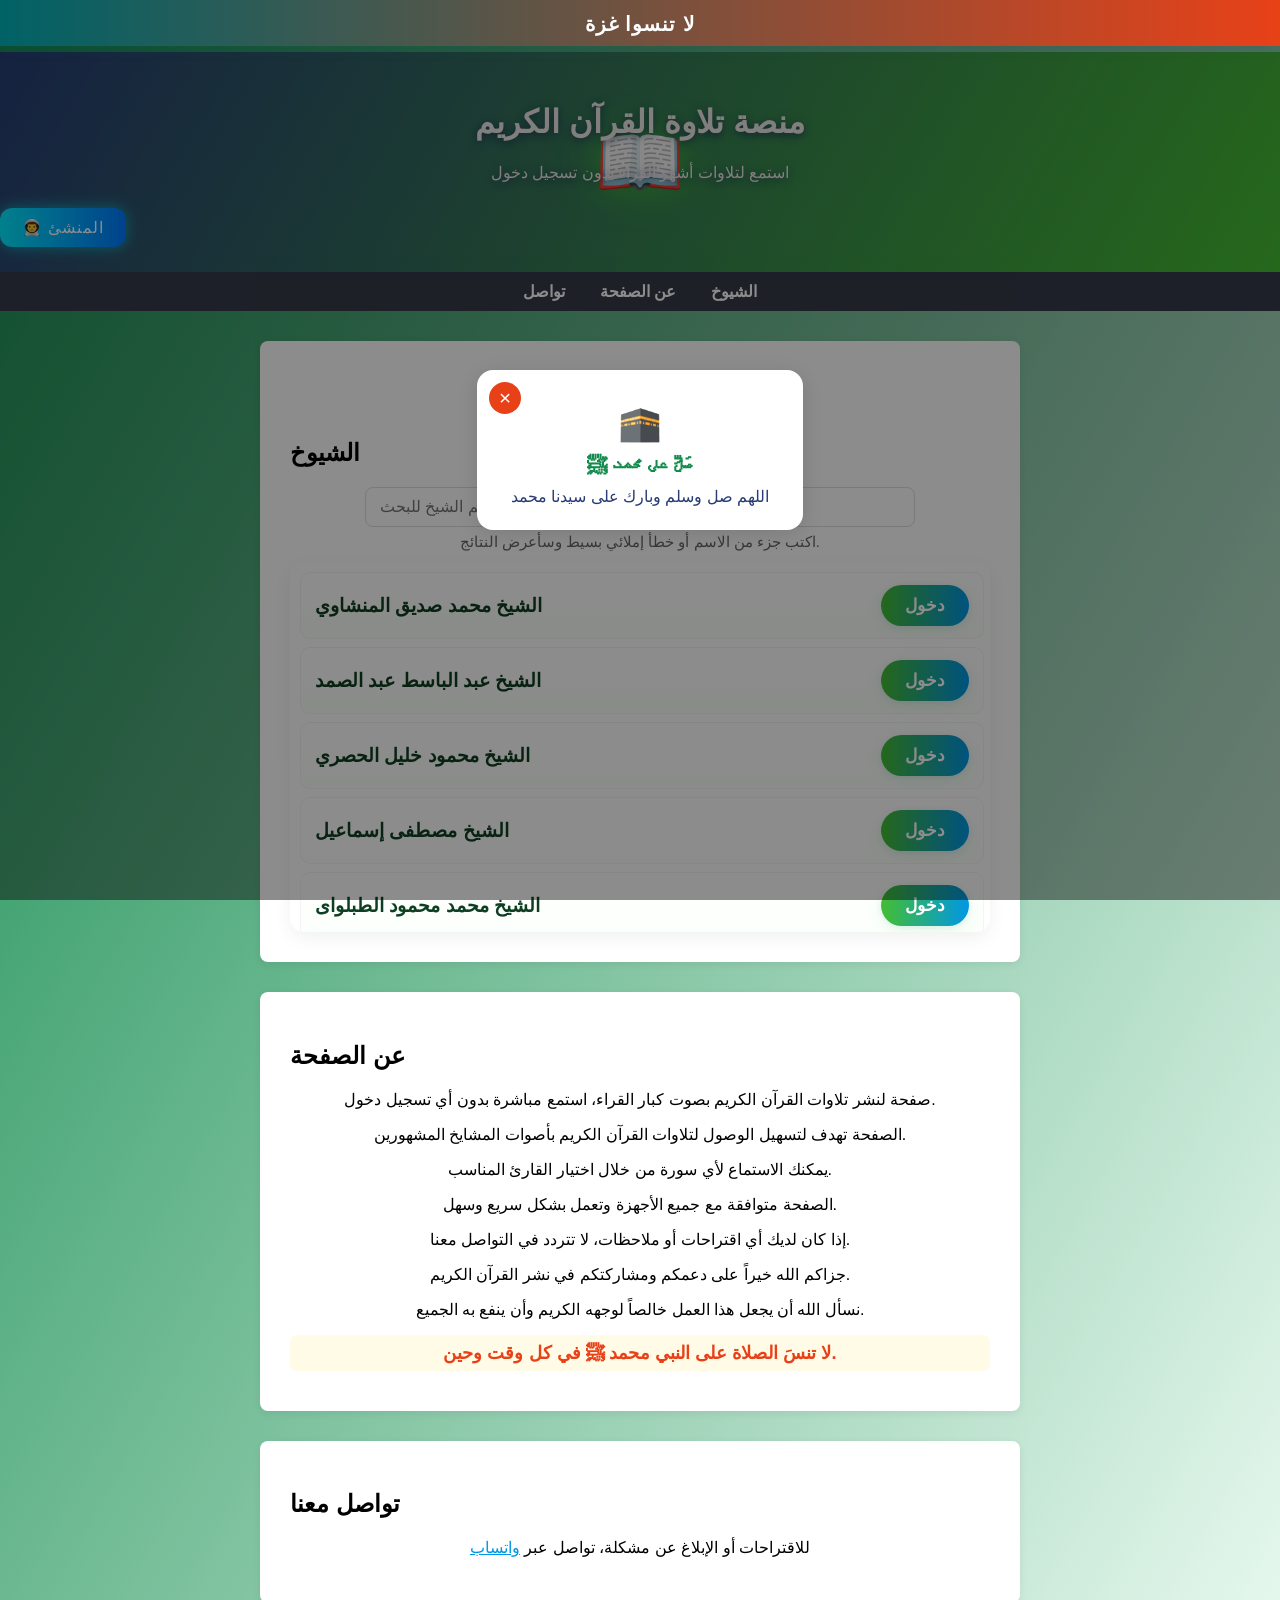
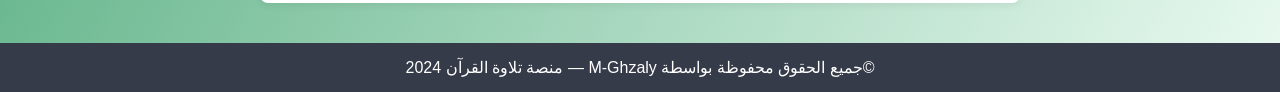
<file: quran/index.html>
<!DOCTYPE html>
<html lang="ar">
  <head>
    <meta charset="UTF-8" />
    <meta name="viewport" content="width=device-width, initial-scale=1.0, maximum-scale=1, viewport-fit=cover" />

    <meta name="description" content="استمع لتلاوات القرآن الكريم بصوت كبار القراء مباشرة بدون تسجيل." />
    <meta name="keywords" content="القرآن الكريم, تلاوات, استماع القرآن, قراء, المنشاوي, الحصري, عبد الباسط, تلاوة, قرآن اونلاين" />
    <meta name="author" content="Mazen Ghazly" />
    <meta name="robots" content="index, follow" />

    <meta property="og:title" content="القرآن الكريم - استمع لتلاوات أشهر القراء" />
    <meta property="og:description" content="استمع لتلاوات القرآن الكريم بصوت كبار القراء مباشرة بدون تسجيل. جميع الشيوخ هنا في مكان واحد." />
    <meta property="og:type" content="website" />
    <meta property="og:url" content="https://mazen-ghzaly.github.io/quran" />
    <meta property="og:image" content="./images/logo.jpg?v=3" />
    <meta property="og:image:width" content="1200" />
    <meta property="og:image:height" content="630" />

    <meta name="twitter:card" content="summary_large_image" />

    <link rel="icon" type="image/png" href="./images/logo.jpg?v=3" />
    <link rel="sitemap" type="application/xml" href="https://mazen-ghzaly.github.io/sitemap.xml" />

    <script type="application/ld+json">
    {
        "@context": "https://schema.org",
        "@type": "WebPage",
        "name": "القرآن الكريم - Mazen Ghazly",
        "url": "https://mazen-ghzaly.github.io/quran",
        "description": "استمع لتلاوات القرآن الكريم بصوت كبار القراء مباشرة بدون تسجيل.",
        "inLanguage": "ar",
        "isFamilyFriendly": true
    }
    </script>

    <meta name="theme-color" content="#0c164f" />
    <title>القرآن الكريم - منصة Mazen Ghazly</title>

    <link rel="stylesheet" href="./css/quran.css" />
  </head>

  <body>
    <div id="salatModal" class="modal-overlay">
        <div class="modal-box">
            <button class="modal-close" onclick="closeSalatModal()" title="إغلاق">×</button>
            <div class="modal-emoji">🕋</div>
            <div class="modal-title">صَلِّ على محمد ﷺ</div>
            <div style="color:#273c75;margin-top:8px;">اللهم صل وسلم وبارك على سيدنا محمد</div>
        </div>
    </div>
    <div class="planet-bg">
        <span class="planet-core">📖</span>
        <header>
            <h1>منصة تلاوة القرآن الكريم</h1>
            <p>استمع لتلاوات أشهر القراء بدون تسجيل دخول</p>
        </header>
        <a href="https://mazen-ghzaly.github.io/profile" class="creator-btn" target="_blank" rel="noopener noreferrer">👨‍🚀 المنشئ</a>
    </div>
    <nav>
        <a href="#reciters">الشيوخ</a>
        <a href="#about">عن الصفحة</a>
        <a href="#contact">تواصل</a>
    </nav>
    <div class="container" id="reciters">
        <h2 style="text-align:center;">اختر القارئ للاستماع</h2>
        <h2>الشيوخ</h2>

        <div style="text-align:center;margin:12px 0;">
          <input id="reciterSearch" type="text" placeholder="اكتب اسم الشيخ للبحث..."
                 style="width:90%; max-width:520px; padding:10px 14px; font-size:1rem; border-radius:8px; border:1px solid #ddd;" />
          <div id="searchHint" style="color:#666;font-size:0.92rem;margin-top:6px;">
            اكتب جزء من الاسم أو خطأ إملائي بسيط وسأعرض النتائج.
          </div>
        </div>

        <div class="reciters-list">
            <div class="reciter">
                <span class="reciter-name">الشيخ محمد صديق المنشاوي</span>
                <button class="enter-btn" onclick="window.location.href = window.SITE_CONFIG.getUrl('q-pg/alminshawi.html')">دخول</button>
            </div>
            <div class="reciter">
                <span class="reciter-name">الشيخ عبد الباسط عبد الصمد</span>
                <button class="enter-btn" onclick="window.location.href = window.SITE_CONFIG.getUrl('q-pg/eabd-albasit.html')">دخول</button>
            </div>
            <div class="reciter">
                <span class="reciter-name">الشيخ محمود خليل الحصري</span>
                <button class="enter-btn" onclick="window.location.href = window.SITE_CONFIG.getUrl('q-pg/mahmoud-khalil.html')">دخول</button>
            </div>
            <div class="reciter">
                <span class="reciter-name">الشيخ مصطفى إسماعيل</span>
                <button class="enter-btn" onclick="window.location.href = window.SITE_CONFIG.getUrl('q-pg/mustafaa.html')">دخول</button>
            </div>
            <div class="reciter">
                <span class="reciter-name">الشيخ محمد محمود الطبلواى</span>
                <button class="enter-btn" onclick="window.location.href = window.SITE_CONFIG.getUrl('q-pg/altabluaa.html')">دخول</button>
            </div>
            <div class="reciter">
                <span class="reciter-name">الشيخ ياسر الدوسري</span>
                <button class="enter-btn" onclick="window.location.href = window.SITE_CONFIG.getUrl('q-pg/Yasser-al-Dosari.html')">دخول</button>
            </div>
            <div class="reciter">
                <span class="reciter-name">الشيخ مشاري راشد العفاسي</span>
                <button class="enter-btn" onclick="window.location.href = window.SITE_CONFIG.getUrl('q-pg/mishary-rashid-alafasy.html')">دخول</button>
            </div>
            <div class="reciter">
                <span class="reciter-name">الشيخ هاني الرفاعي</span>
                <button class="enter-btn" onclick="window.location.href = window.SITE_CONFIG.getUrl('q-pg/Hani-%20Al-Rifai.html')">دخول</button>
            </div>
            <div class="reciter">
                <span class="reciter-name">الشيخ أحمد العجمي</span>
                <button class="enter-btn" onclick="window.location.href = window.SITE_CONFIG.getUrl('q-pg/Ahmed-Al-Ajam.html')">دخول</button>
            </div>
            <div class="reciter">
                <span class="reciter-name">الشيخ ياسين الجزائري</span>
                <button class="enter-btn" onclick="window.location.href = window.SITE_CONFIG.getUrl('q-pg/yaseen-al-jazairy.html')">دخول</button>
            </div>
            <div class="reciter">
                <span class="reciter-name">الشيخ أحمد نعينع</span>
                <button class="enter-btn" onclick="window.location.href = window.SITE_CONFIG.getUrl('q-pg/ahmed-nuaina.html')">دخول</button>
            </div>
            <div class="reciter">
                <span class="reciter-name">الشيخ أحمد خليل شاهين</span>
                <button class="enter-btn" onclick="window.location.href = window.SITE_CONFIG.getUrl('q-pg/ahmed-khalel-shaheen.html')">دخول</button>
            </div>
            <div class="reciter">
                <span class="reciter-name">الشيخ ماهر المعقلي</span>
                <button class="enter-btn" onclick="window.location.href = window.SITE_CONFIG.getUrl('q-pg/maher-al-muaiqly.html')">دخول</button>
            </div>
            <div class="reciter">
                <span class="reciter-name">الشيخ عبد الرحمن السديس</span>
                <button class="enter-btn" onclick="window.location.href = window.SITE_CONFIG.getUrl('q-pg/abdelrahman-sudais.html')">دخول</button>
            </div>
            <div class="reciter">
                <span class="reciter-name">الشيخ أبو بكر الشاطري</span>
                <button class="enter-btn" onclick="window.location.href = window.SITE_CONFIG.getUrl('q-pg/abu-bakr-shatri.html')">دخول</button>
            </div>
            <div class="reciter">
                <span class="reciter-name">الشيخ منصور السالمي</span>
                <button class="enter-btn" onclick="window.location.href = window.SITE_CONFIG.getUrl('q-pg/mansour-al-salmi.html')">دخول</button>
            </div>
            <div class="reciter">
                <span class="reciter-name">الشيخ حسن صالح</span>
                <button class="enter-btn" onclick="window.location.href = window.SITE_CONFIG.getUrl('q-pg/hassan-saleh.html')">دخول</button>
            </div>
            <div class="reciter">
                <span class="reciter-name">الشيخ على جابر </span>
                <button class="enter-btn" onclick="window.location.href = window.SITE_CONFIG.getUrl('q-pg/a-jpr.html')">دخول</button>
            </div>
        </div>
    </div>

    <div class="container" id="about">
        <h2>عن الصفحة</h2>
        <p align="center">صفحة لنشر تلاوات القرآن الكريم بصوت كبار القراء، استمع مباشرة بدون أي تسجيل دخول.</p>
        <p align="center">الصفحة تهدف لتسهيل الوصول لتلاوات القرآن الكريم بأصوات المشايخ المشهورين.</p>
        <p align="center">يمكنك الاستماع لأي سورة من خلال اختيار القارئ المناسب.</p>
        <p align="center">الصفحة متوافقة مع جميع الأجهزة وتعمل بشكل سريع وسهل.</p>
        <p align="center">إذا كان لديك أي اقتراحات أو ملاحظات، لا تتردد في التواصل معنا.</p>
        <P align="center">جزاكم الله خيراً على دعمكم ومشاركتكم في نشر القرآن الكريم.</P>
        <p align="center">نسأل الله أن يجعل هذا العمل خالصاً لوجهه الكريم وأن ينفع به الجميع.</p>
        <p align="center" style="color:#e84118; font-weight:bold; font-size:1.15em; background: #fffbe6; border-radius: 7px; padding: 7px 0; margin: 10px 0;">
            لا تنسَ الصلاة على النبي محمد ﷺ في كل وقت وحين.
        </p>
    </div>

    <div class="container" id="contact">
        <h2>تواصل معنا</h2>
        <p align="center">للاقتراحات أو الإبلاغ عن مشكلة، تواصل عبر <a href="https://mazen-ghzaly.github.io/404" target="_blank" rel="noopener noreferrer" style="color:#0097e6;">واتساب</a></p>
    </div>

    <footer>
        منصة تلاوة القرآن 2024 &mdash; M-Ghzaly جميع الحقوق محفوظة بواسطة&copy;
    </footer>

    <div class="gaza-banner">
        <span>لا تنسوا غزة </span>
    </div>

    <script src="./js/site-config.js"></script>
    <script src="./js/quran.js"></script>
  </body>
</html>
</file>
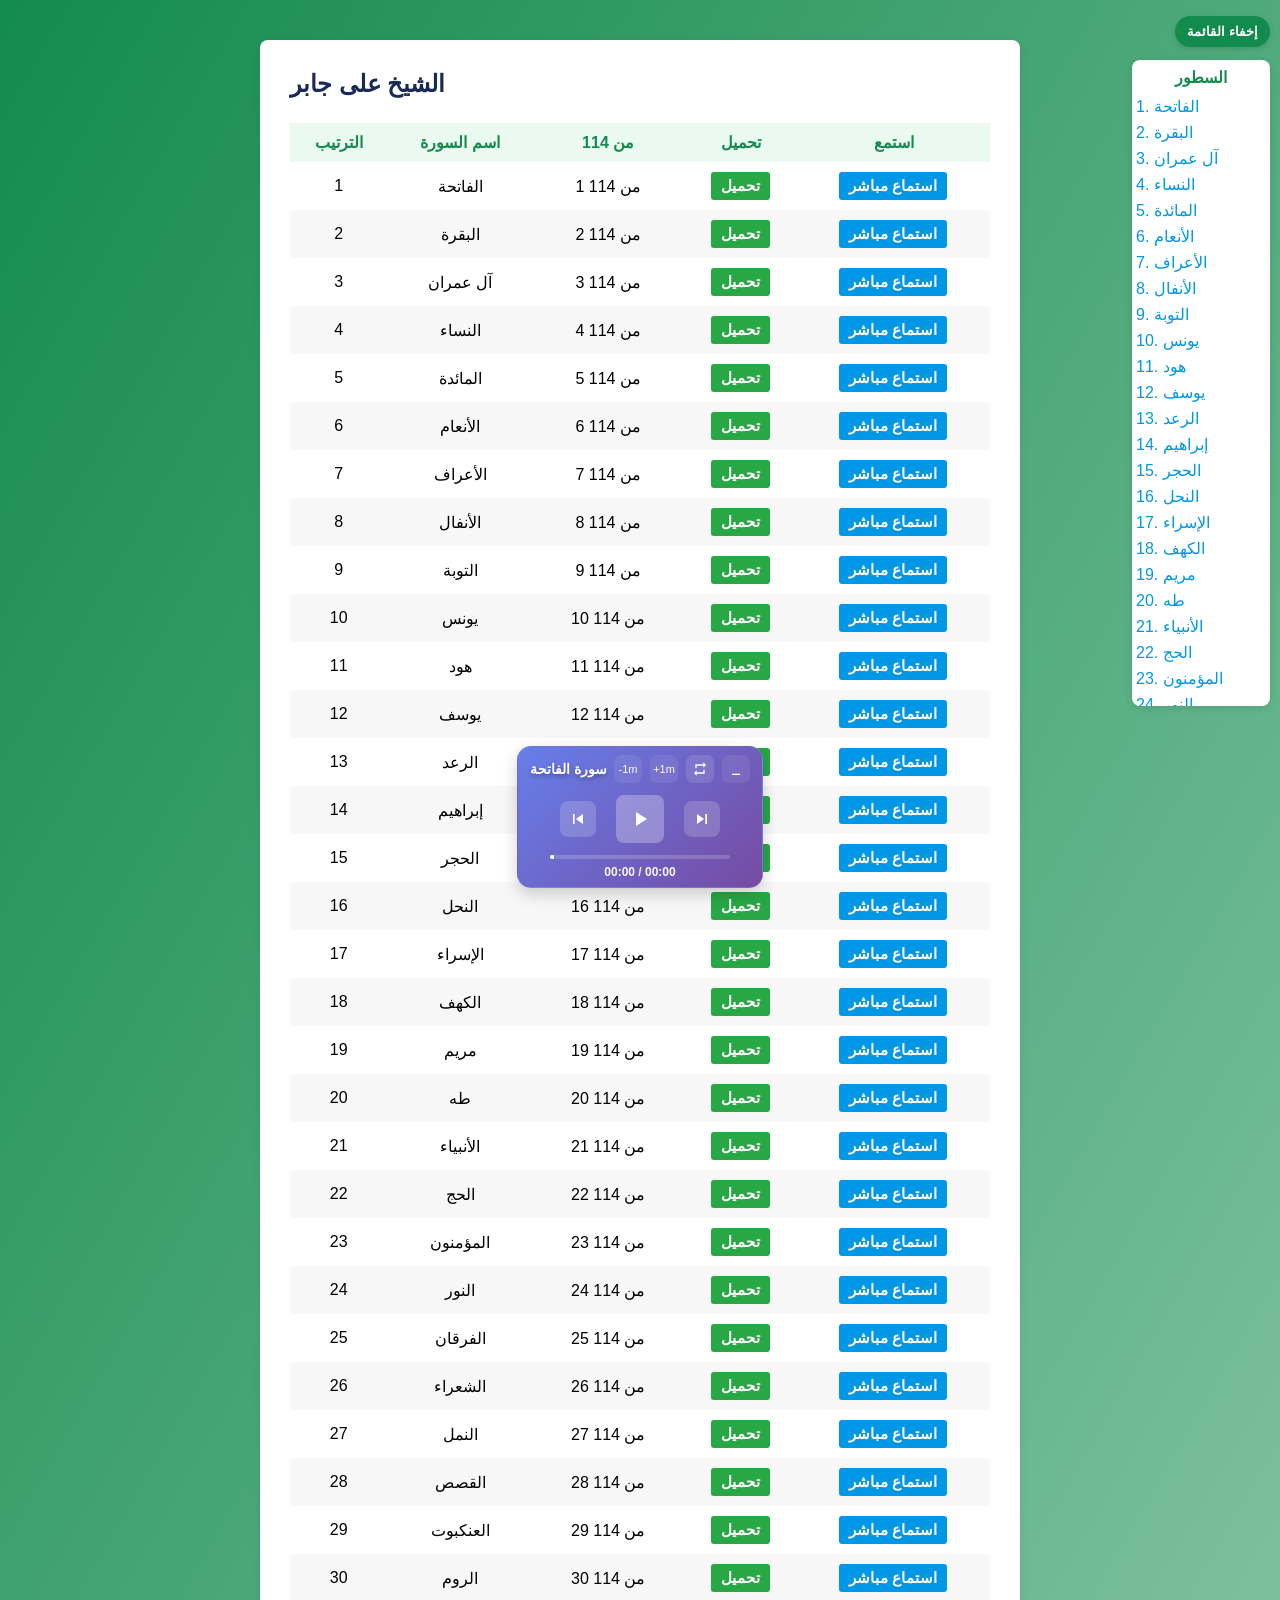
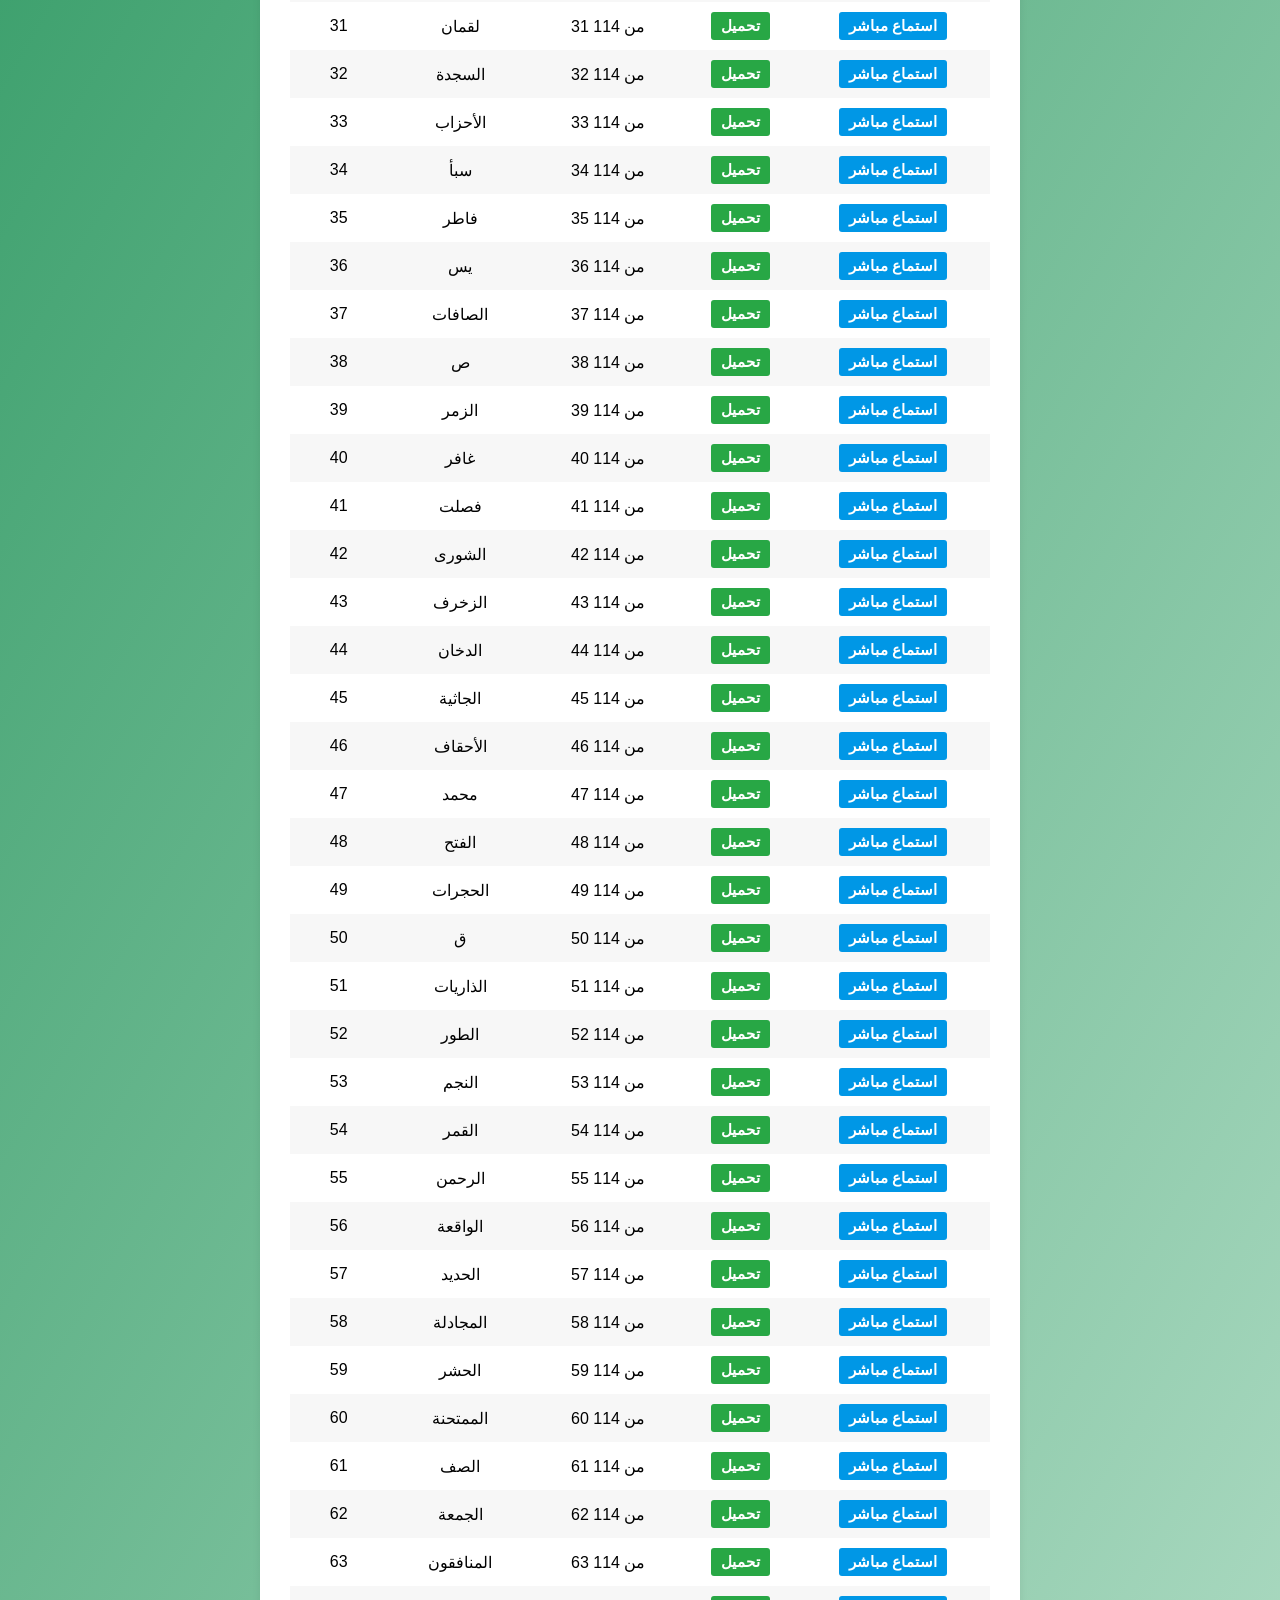
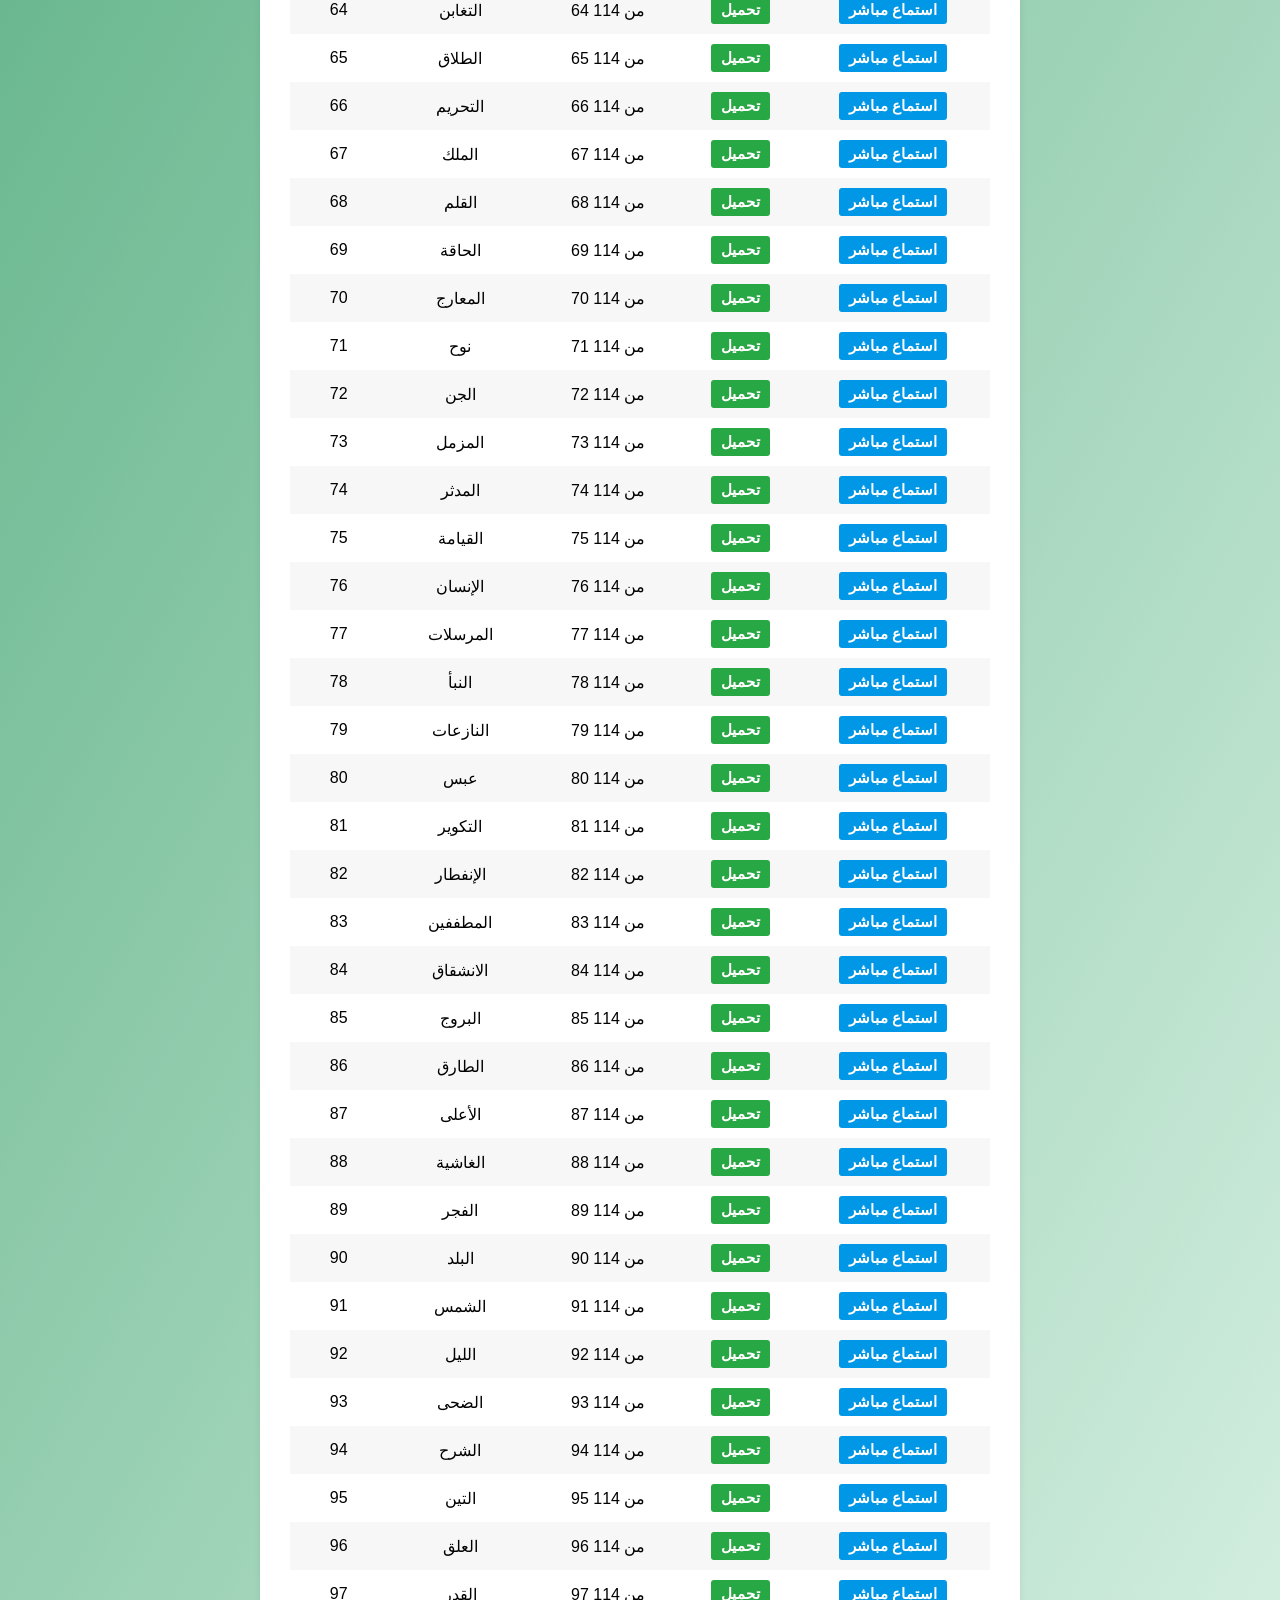
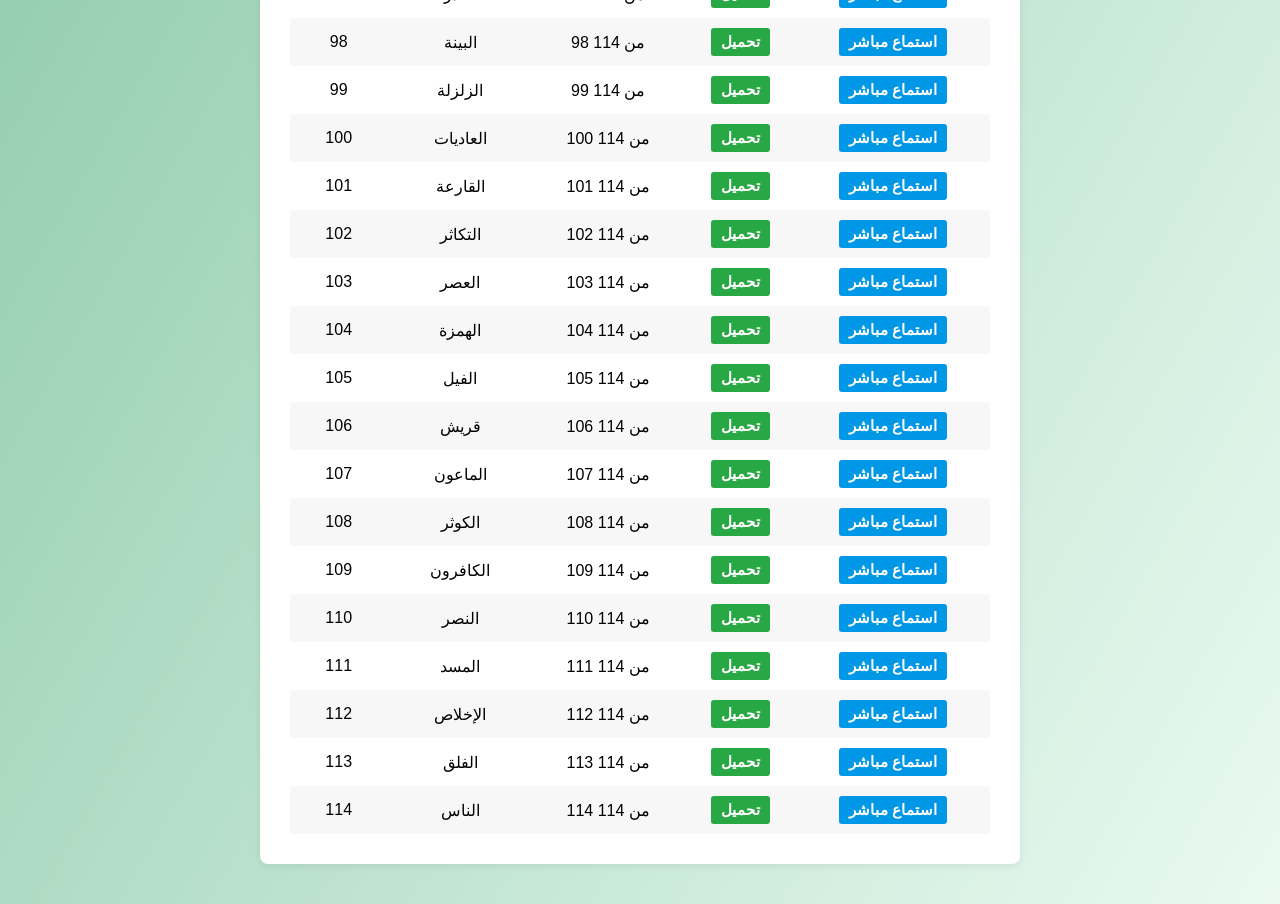
<file: quran/q-pg/a-jpr.html>
<!DOCTYPE html>
<html lang="ar">
<head>
    <meta charset="utf-8">
    <title>الشيخ على جابر - جميع السور</title>
    <meta name="viewport" content="width=device-width, initial-scale=1.0">
    <link rel="stylesheet" href="../css/styles2.css">
</head>
<body data-reciter-name="الشيخ  على جابر" data-reciter-base="https://server11.mp3quran.net/a_jbr/">
    <button id="toggleSideBtn" aria-controls="side-menu" aria-expanded="true" title="إخفاء/إظهار القائمة" style="position:fixed; top:16px; right:10px; z-index:1001; background:#148b4e; color:#fff; border:none; padding:8px 12px; border-radius:20px; cursor:pointer; box-shadow:0 2px 6px rgba(0,0,0,0.12); font-weight:bold;">إخفاء القائمة</button>

    <div id="side-menu" style="position:fixed; top:60px; right:10px; width:130px; max-height:70vh; overflow-y:auto; background:#fff; border-radius:8px; box-shadow:0 2px 8px rgba(0,0,0,0.10); padding:8px 4px; z-index:1000;">
        <div style="font-weight:bold; color:#148b4e; margin-bottom:8px; text-align:center; font-size:1em;">السطور</div>
        <ul id="surah-list" style="list-style:none; padding:0; margin:0;"></ul>
    </div>
    
    <script>
        window.RECITER = JSON.parse('{"name":"الشيخ على جابر","base":"https://server11.mp3quran.net/a_jbr/"}');
    </script>

    <div class="container">
        <div class="header-row">
            <span class="reciter-name">الشيخ على جابر </span>
        </div>
       

        <table>
            <thead>
                <tr>
                    <th>الترتيب</th>
                    <th>اسم السورة</th>
                    <th>من 114</th>
                    <th>تحميل</th>
                    <th>استمع</th>
                </tr>
            </thead>
            <tbody id="surah-table-body"></tbody>
        </table>

        <div id="audio-controls" style="margin: 30px auto 0; text-align: center;">
            <button id="prevBtn" style="padding:8px 18px; border-radius:18px; background:#0097e6; color:#fff; border:none; font-weight:bold; font-size:1em; margin:0 8px; cursor:pointer;">السورة السابقة</button>
            <button id="playPauseBtn" style="padding:8px 18px; border-radius:18px; background:#44bd32; color:#fff; border:none; font-weight:bold; font-size:1em; margin:0 8px; cursor:pointer;">تشغيل</button>
            <button id="nextBtn" style="padding:8px 18px; border-radius:18px; background:#0097e6; color:#fff; border:none; font-weight:bold; font-size:1em; margin:0 8px; cursor:pointer;">السورة التالية</button>

            <div style="margin-top:12px;">
                <span id="currentSurah" style="font-weight:bold; color:#148b4e;"></span>
            </div>

            <audio id="mainAudio" style="margin-top:15px; width:90%;" controls>
                <source id="audioSource" src="https://server11.mp3quran.net/a_jbr/001.mp3" type="audio/mpeg">
                متصفحك لا يدعم تشغيل الصوت.
            </audio>
        </div>

        <script src="../js/surah-player.js"></script>
    </div>
</body>
</html>
</file>
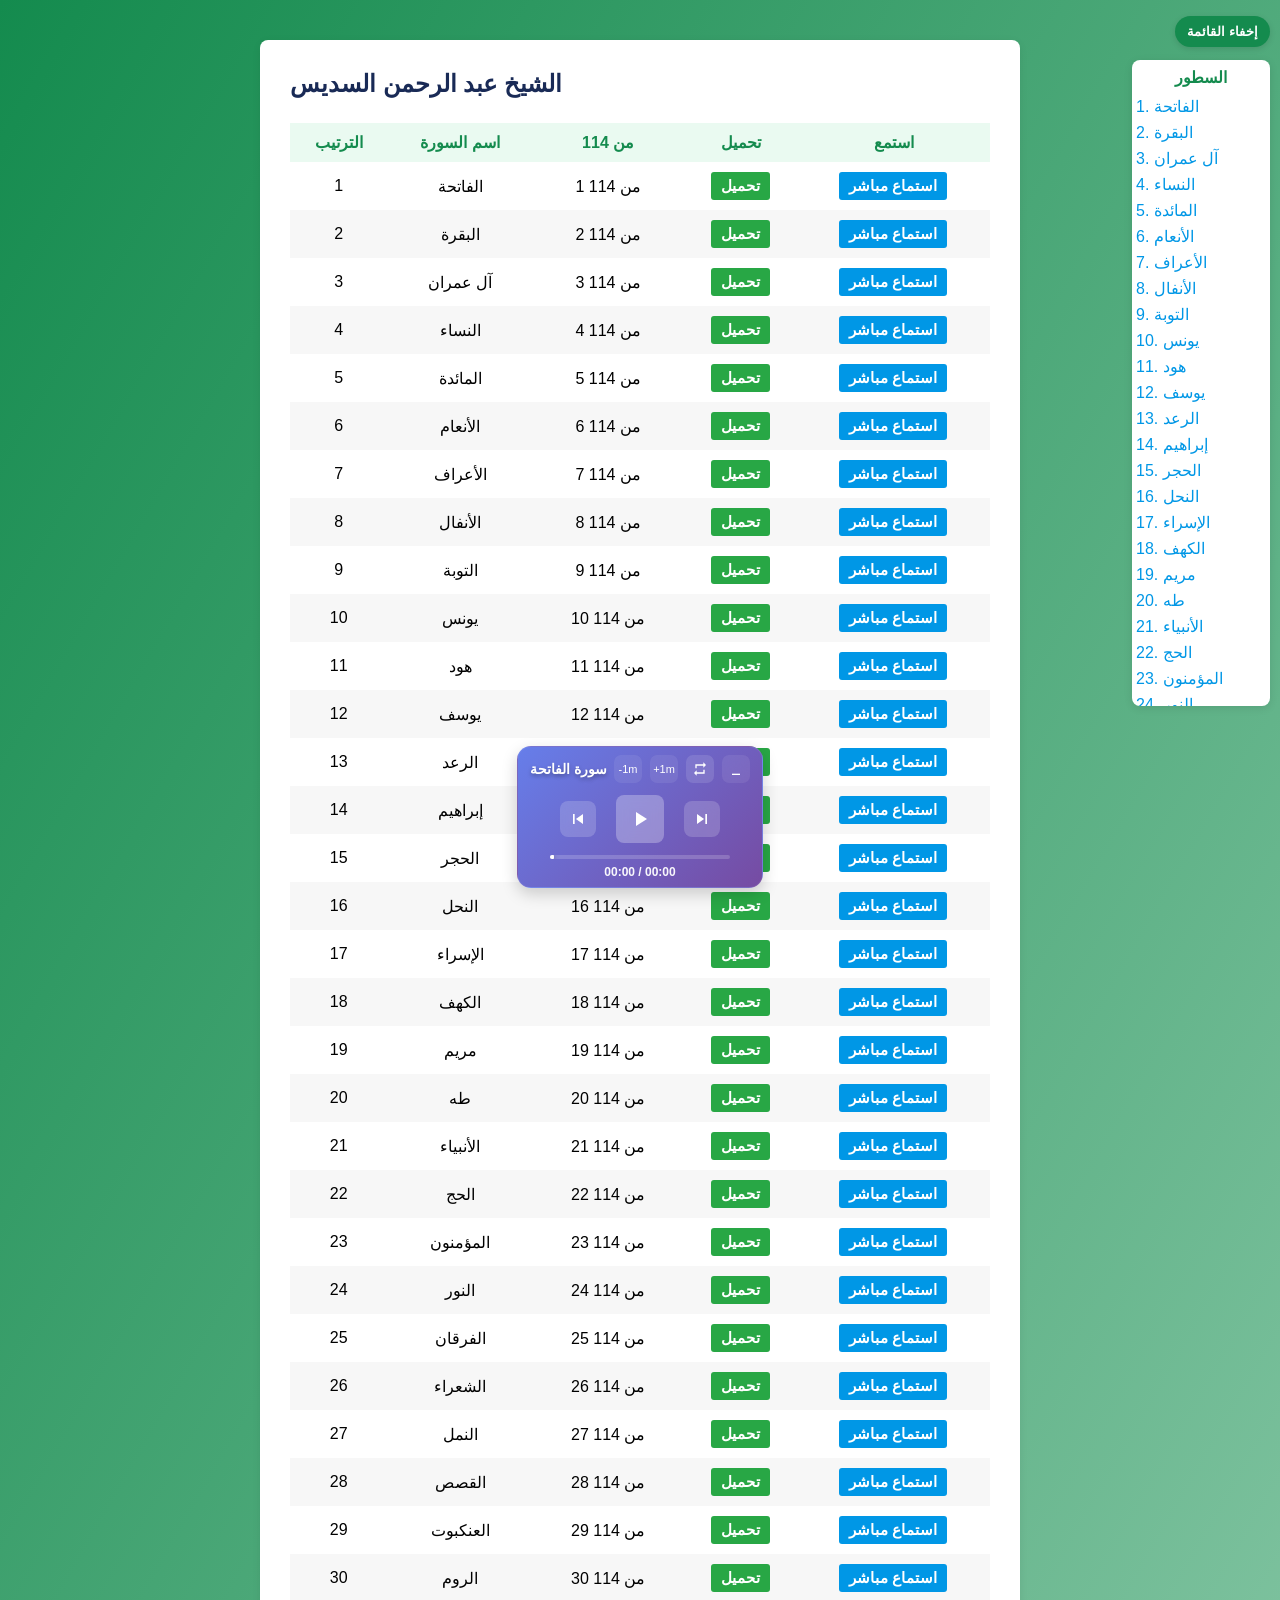
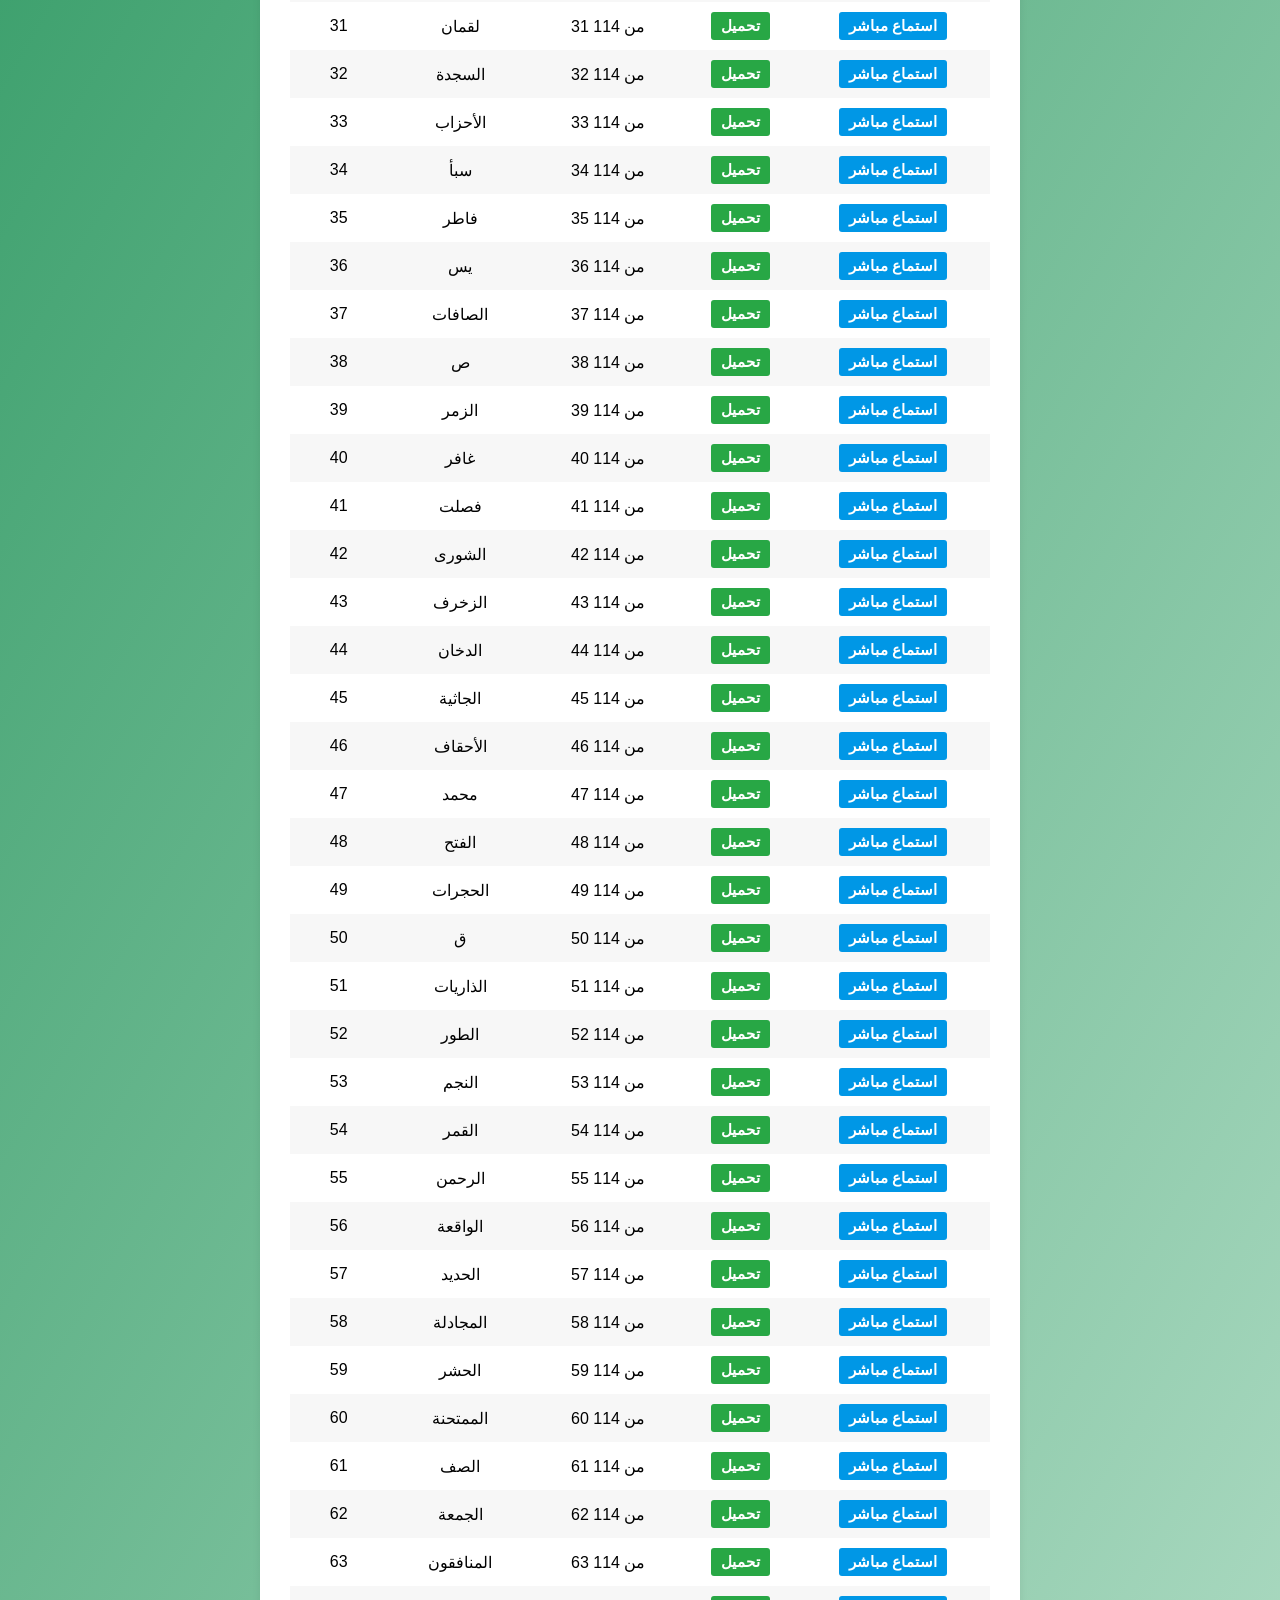
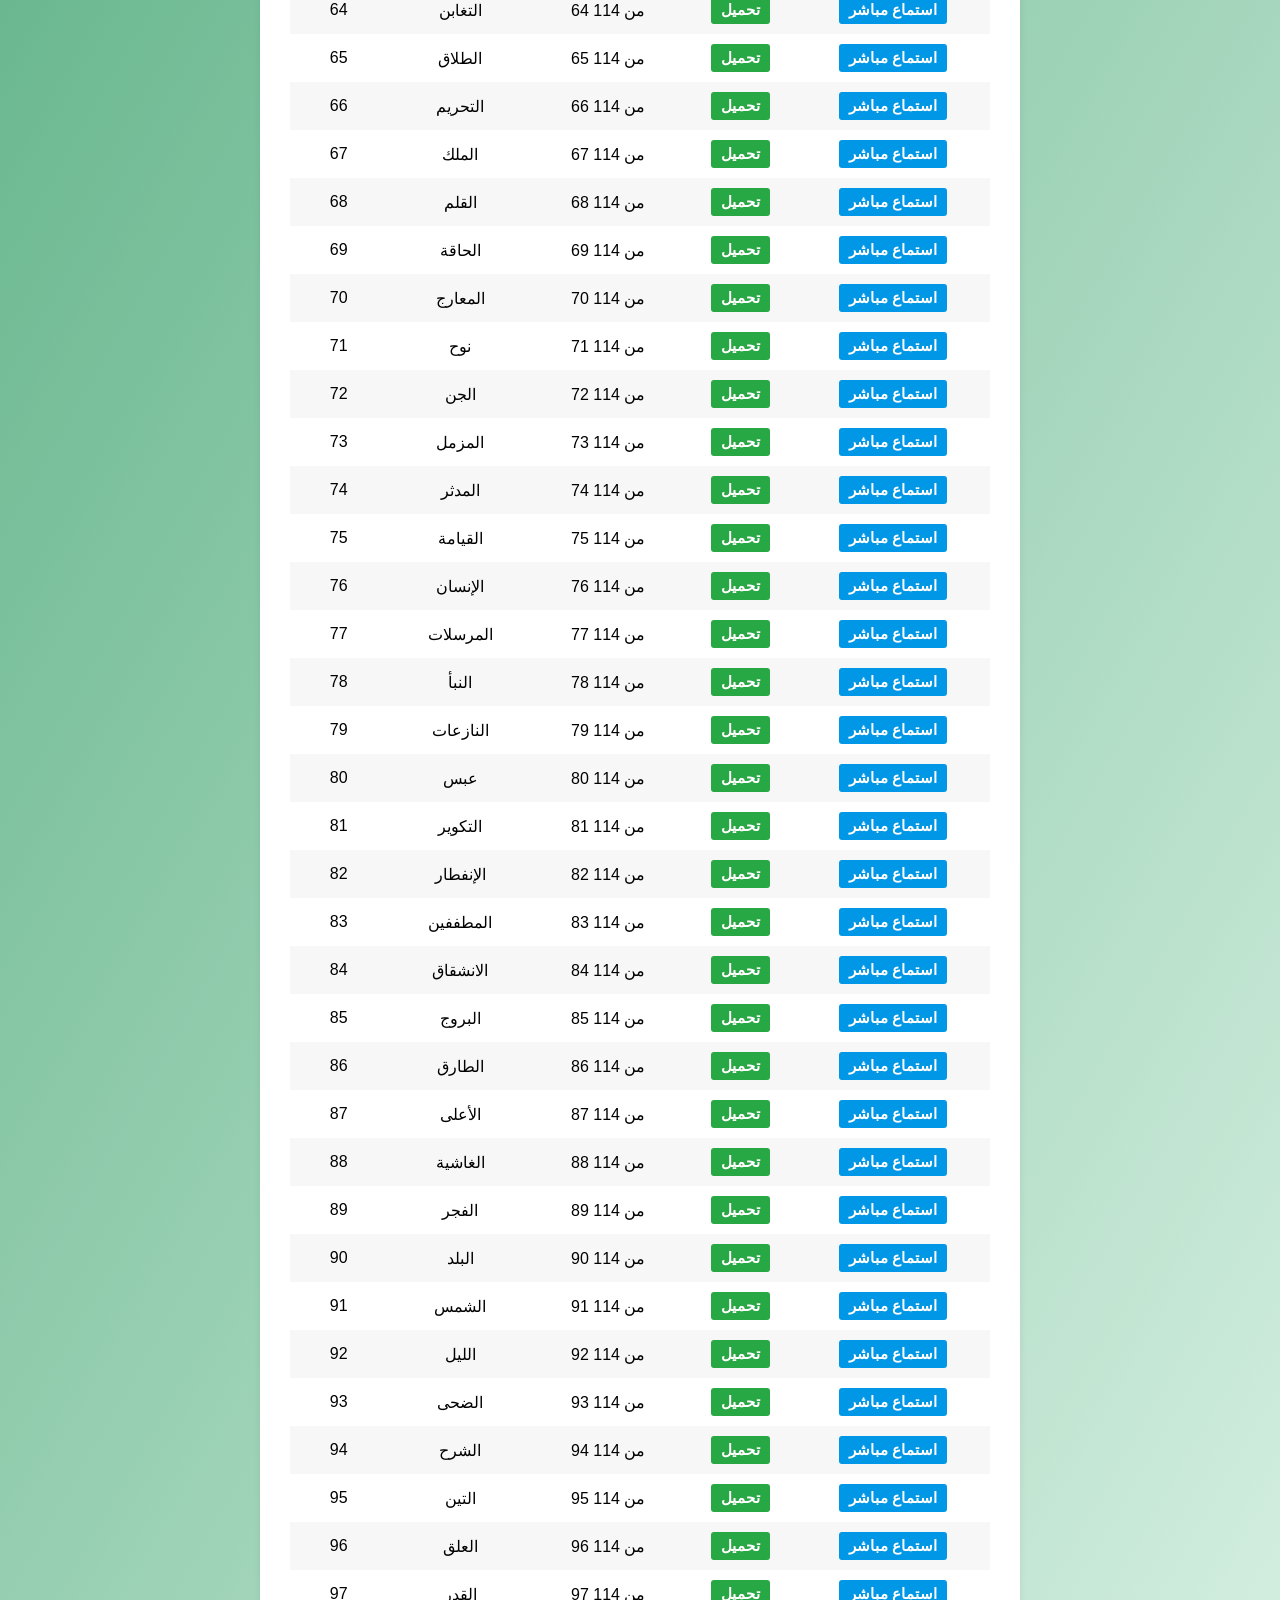
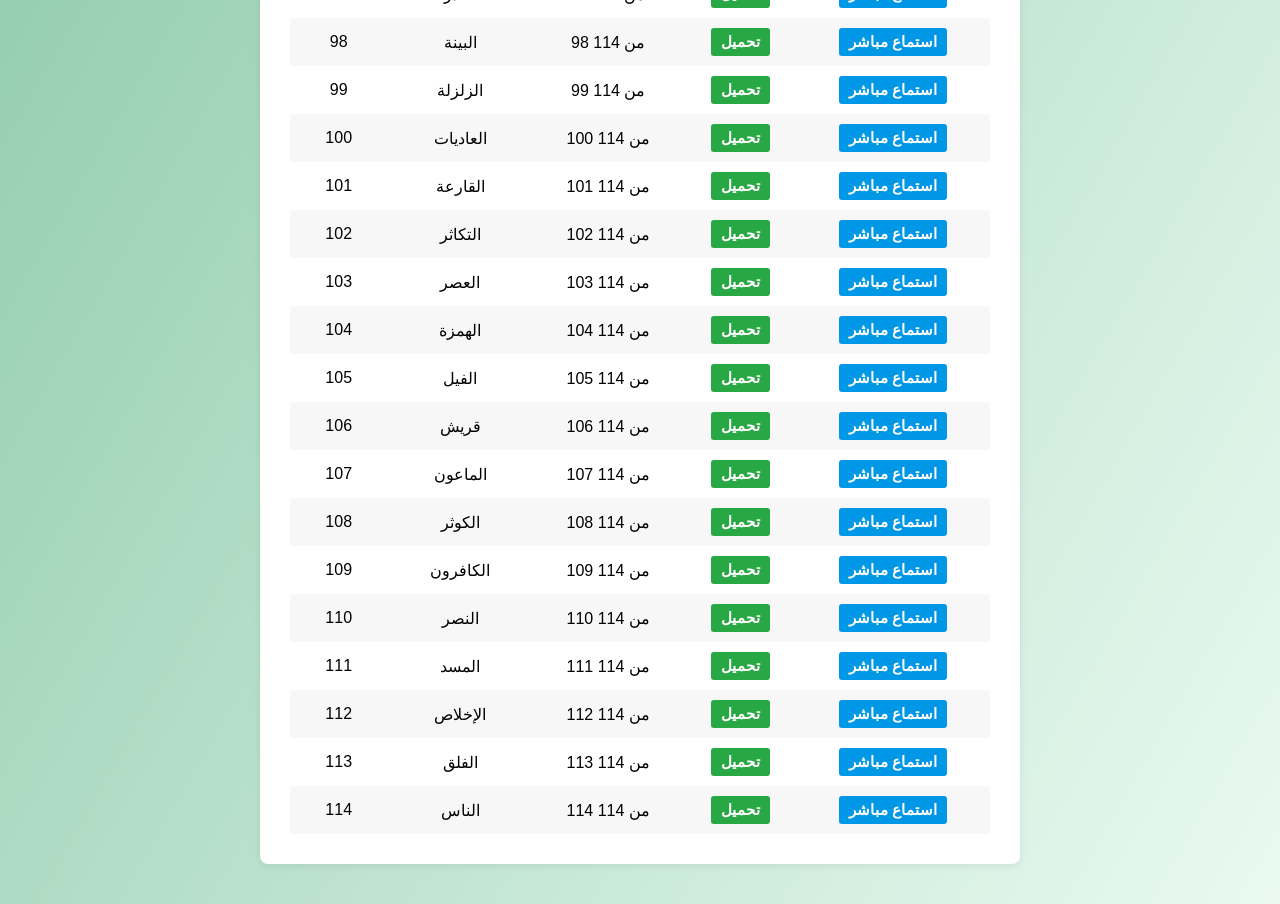
<file: quran/q-pg/abdelrahman-sudais.html>
<!DOCTYPE html>
<html lang="ar">
<head>
    <meta charset="utf-8">
    <title>الشيخ عبد الرحمن السديس - جميع السور</title>
    <meta name="viewport" content="width=device-width, initial-scale=1.0">
    <link rel="stylesheet" href="../css/styles2.css">
</head>
<body data-reciter-name="الشيخ عبد الرحمن السديس" data-reciter-base="https://server11.mp3quran.net/sds/">
    <button id="toggleSideBtn" aria-controls="side-menu" aria-expanded="true" title="إخفاء/إظهار القائمة" style="position:fixed; top:16px; right:10px; z-index:1001; background:#148b4e; color:#fff; border:none; padding:8px 12px; border-radius:20px; cursor:pointer; box-shadow:0 2px 6px rgba(0,0,0,0.12); font-weight:bold;">إخفاء القائمة</button>

    <div id="side-menu" style="position:fixed; top:60px; right:10px; width:130px; max-height:70vh; overflow-y:auto; background:#fff; border-radius:8px; box-shadow:0 2px 8px rgba(0,0,0,0.10); padding:8px 4px; z-index:1000;">
        <div style="font-weight:bold; color:#148b4e; margin-bottom:8px; text-align:center; font-size:1em;">السطور</div>
        <ul id="surah-list" style="list-style:none; padding:0; margin:0;"></ul>
    </div>
    
    <script>
        window.RECITER = JSON.parse('{"name":"الشيخ عبد الرحمن السديس","base":"https://server11.mp3quran.net/sds/"}');
    </script>

    <div class="container">
        <div class="header-row">
            <span class="reciter-name">الشيخ عبد الرحمن السديس</span>
        </div>
      

        <table>
            <thead>
                <tr>
                    <th>الترتيب</th>
                    <th>اسم السورة</th>
                    <th>من 114</th>
                    <th>تحميل</th>
                    <th>استمع</th>
                </tr>
            </thead>
            <tbody id="surah-table-body"></tbody>
        </table>

      
  <div id="audio-controls" style="margin: 30px auto 0; text-align: center;">
            <button id="prevBtn" style="padding:8px 18px; border-radius:18px; background:#0097e6; color:#fff; border:none; font-weight:bold; font-size:1em; margin:0 8px; cursor:pointer;">السورة السابقة</button>
            <button id="playPauseBtn" style="padding:8px 18px; border-radius:18px; background:#44bd32; color:#fff; border:none; font-weight:bold; font-size:1em; margin:0 8px; cursor:pointer;">تشغيل</button>
            <button id="nextBtn" style="padding:8px 18px; border-radius:18px; background:#0097e6; color:#fff; border:none; font-weight:bold; font-size:1em; margin:0 8px; cursor:pointer;">السورة التالية</button>

            <div style="margin-top:12px;">
                <span id="currentSurah" style="font-weight:bold; color:#148b4e;"></span>
            </div>

            
            </audio>
        </div>

        <script src="../js/surah-player.js"></script>
    </div>
</body>
</html>
</file>
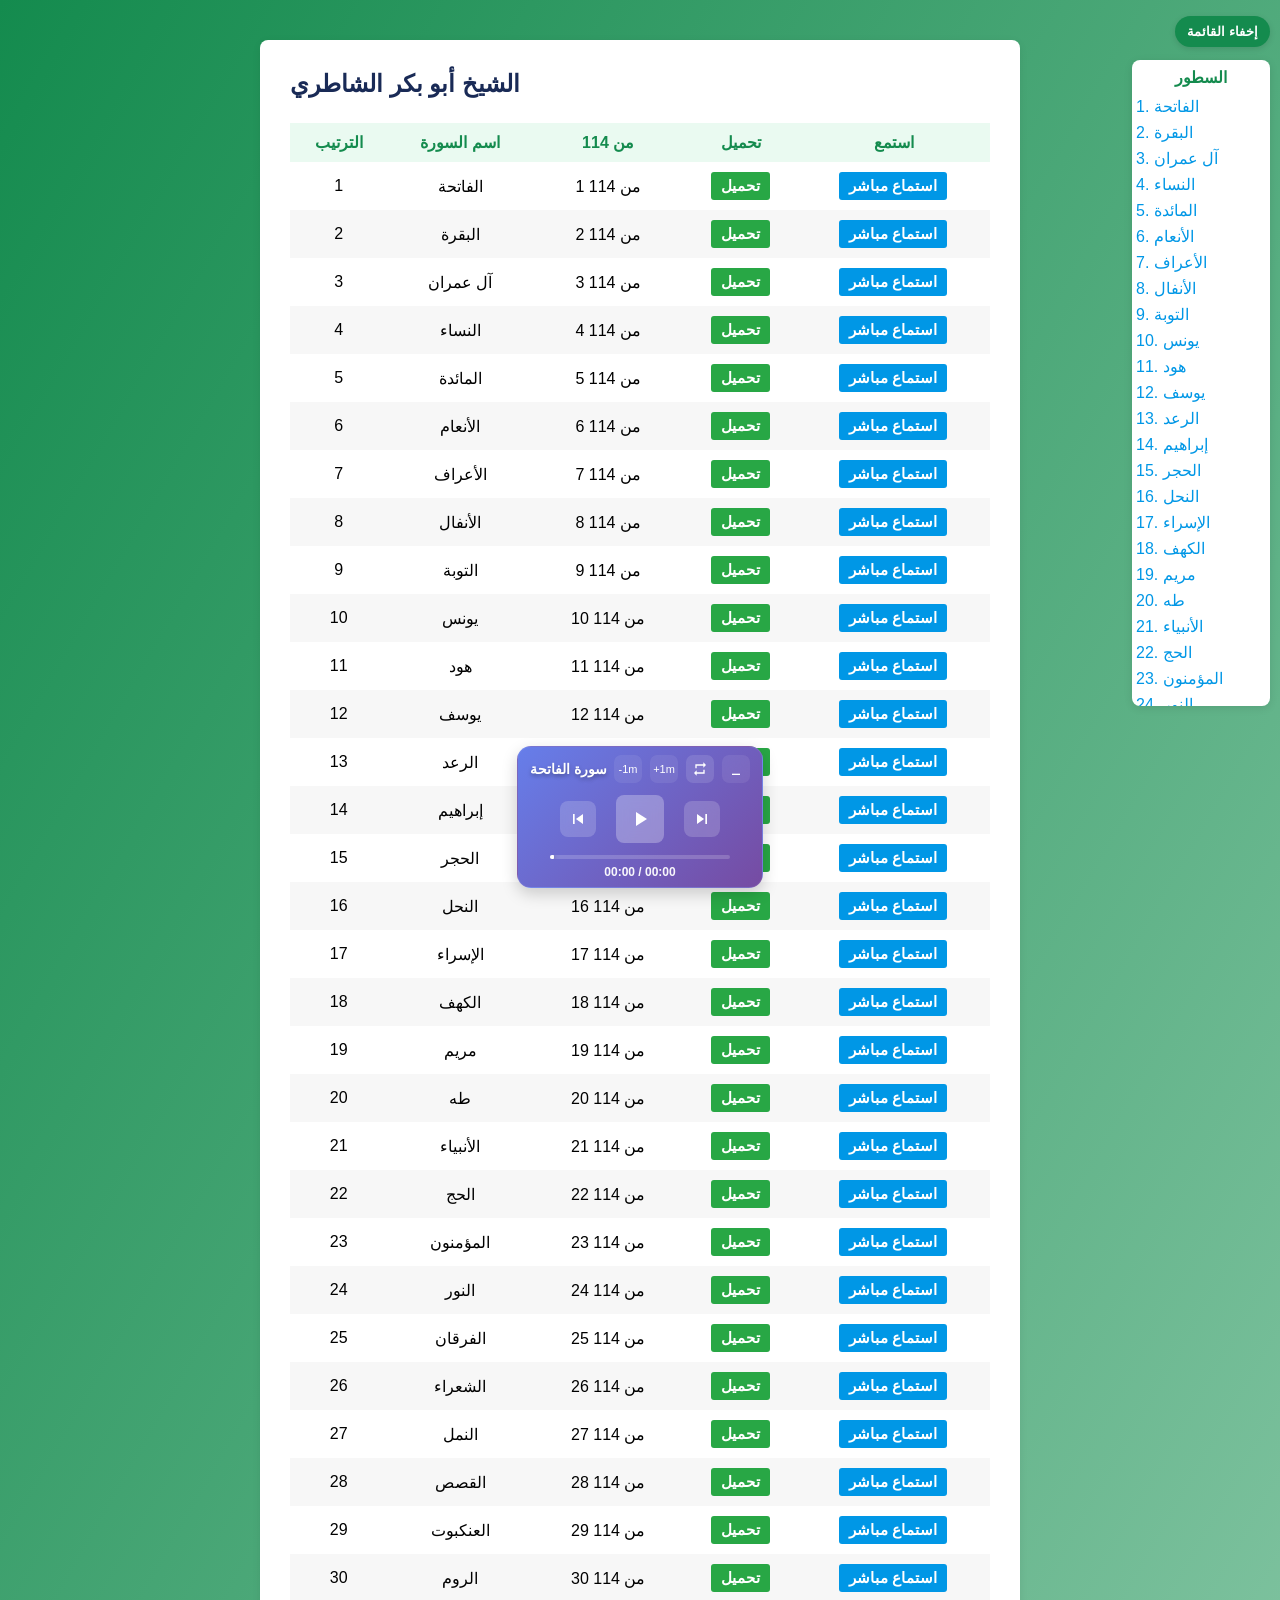
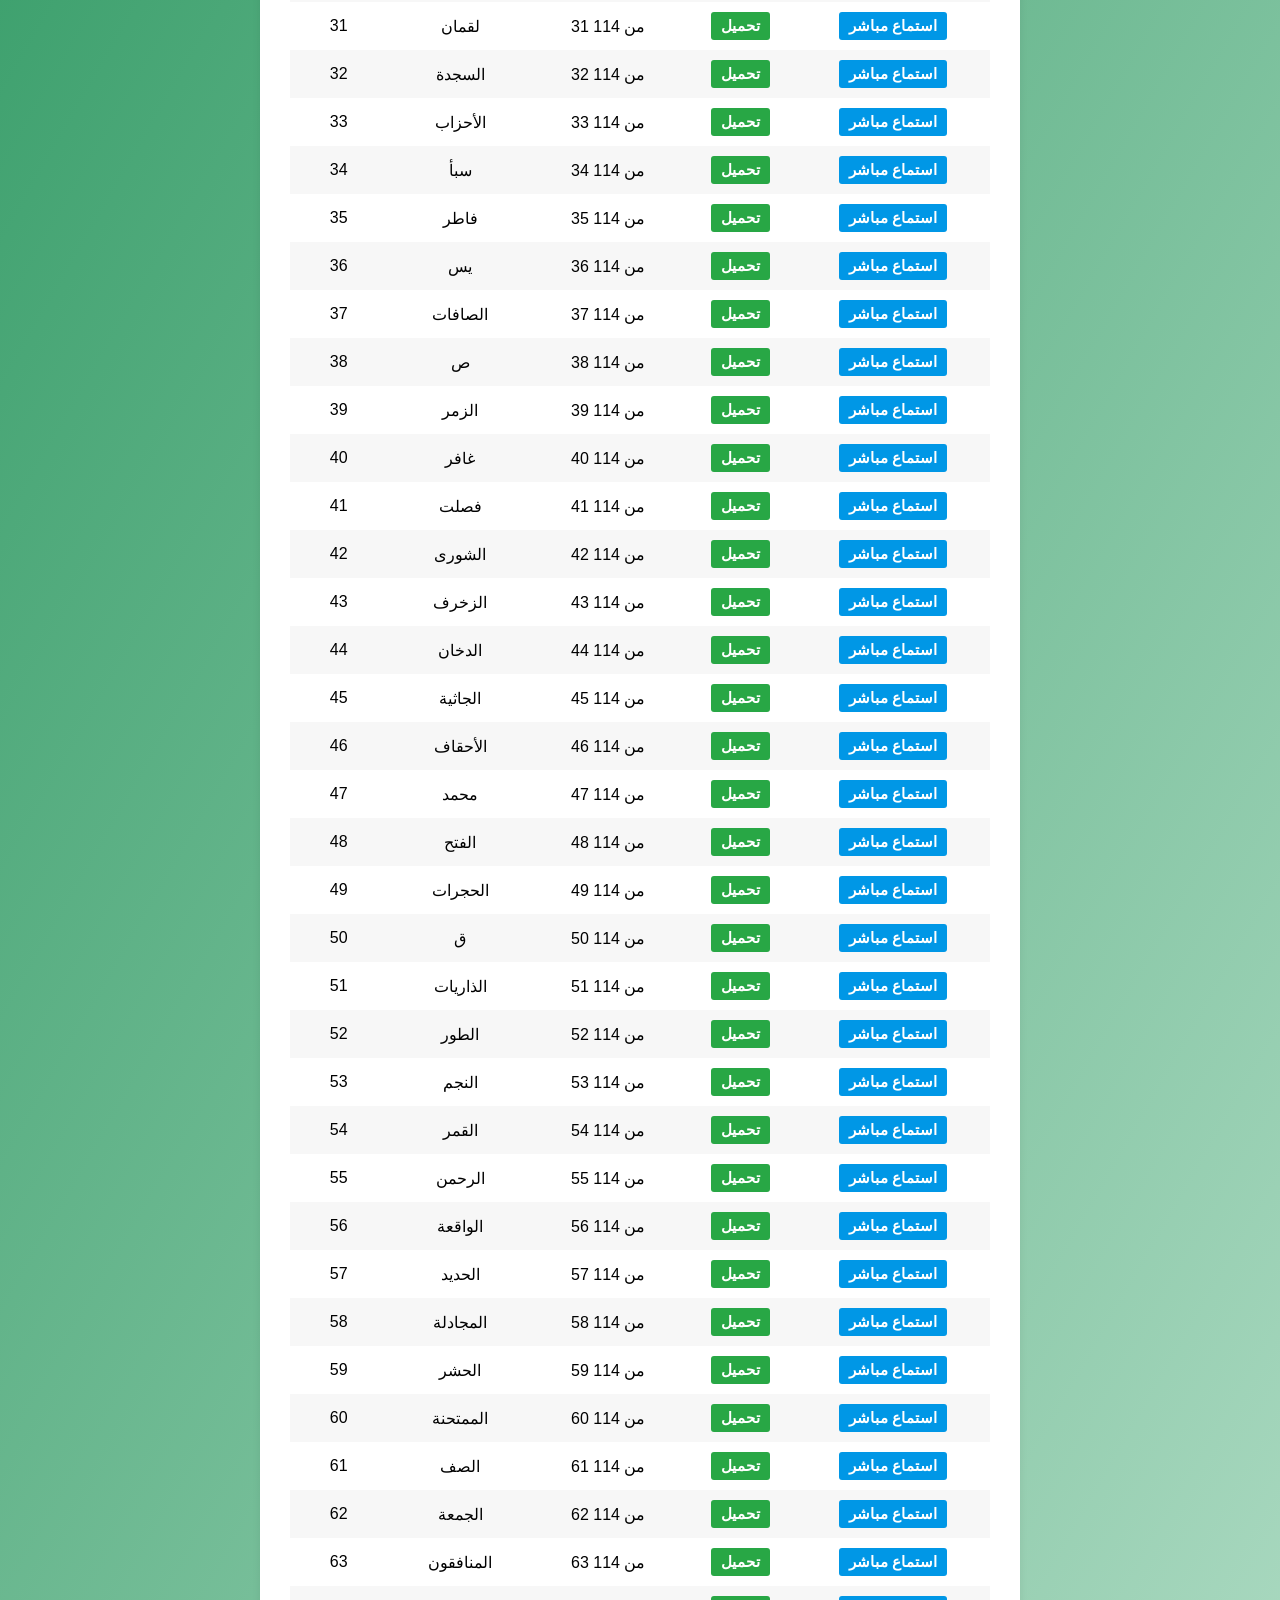
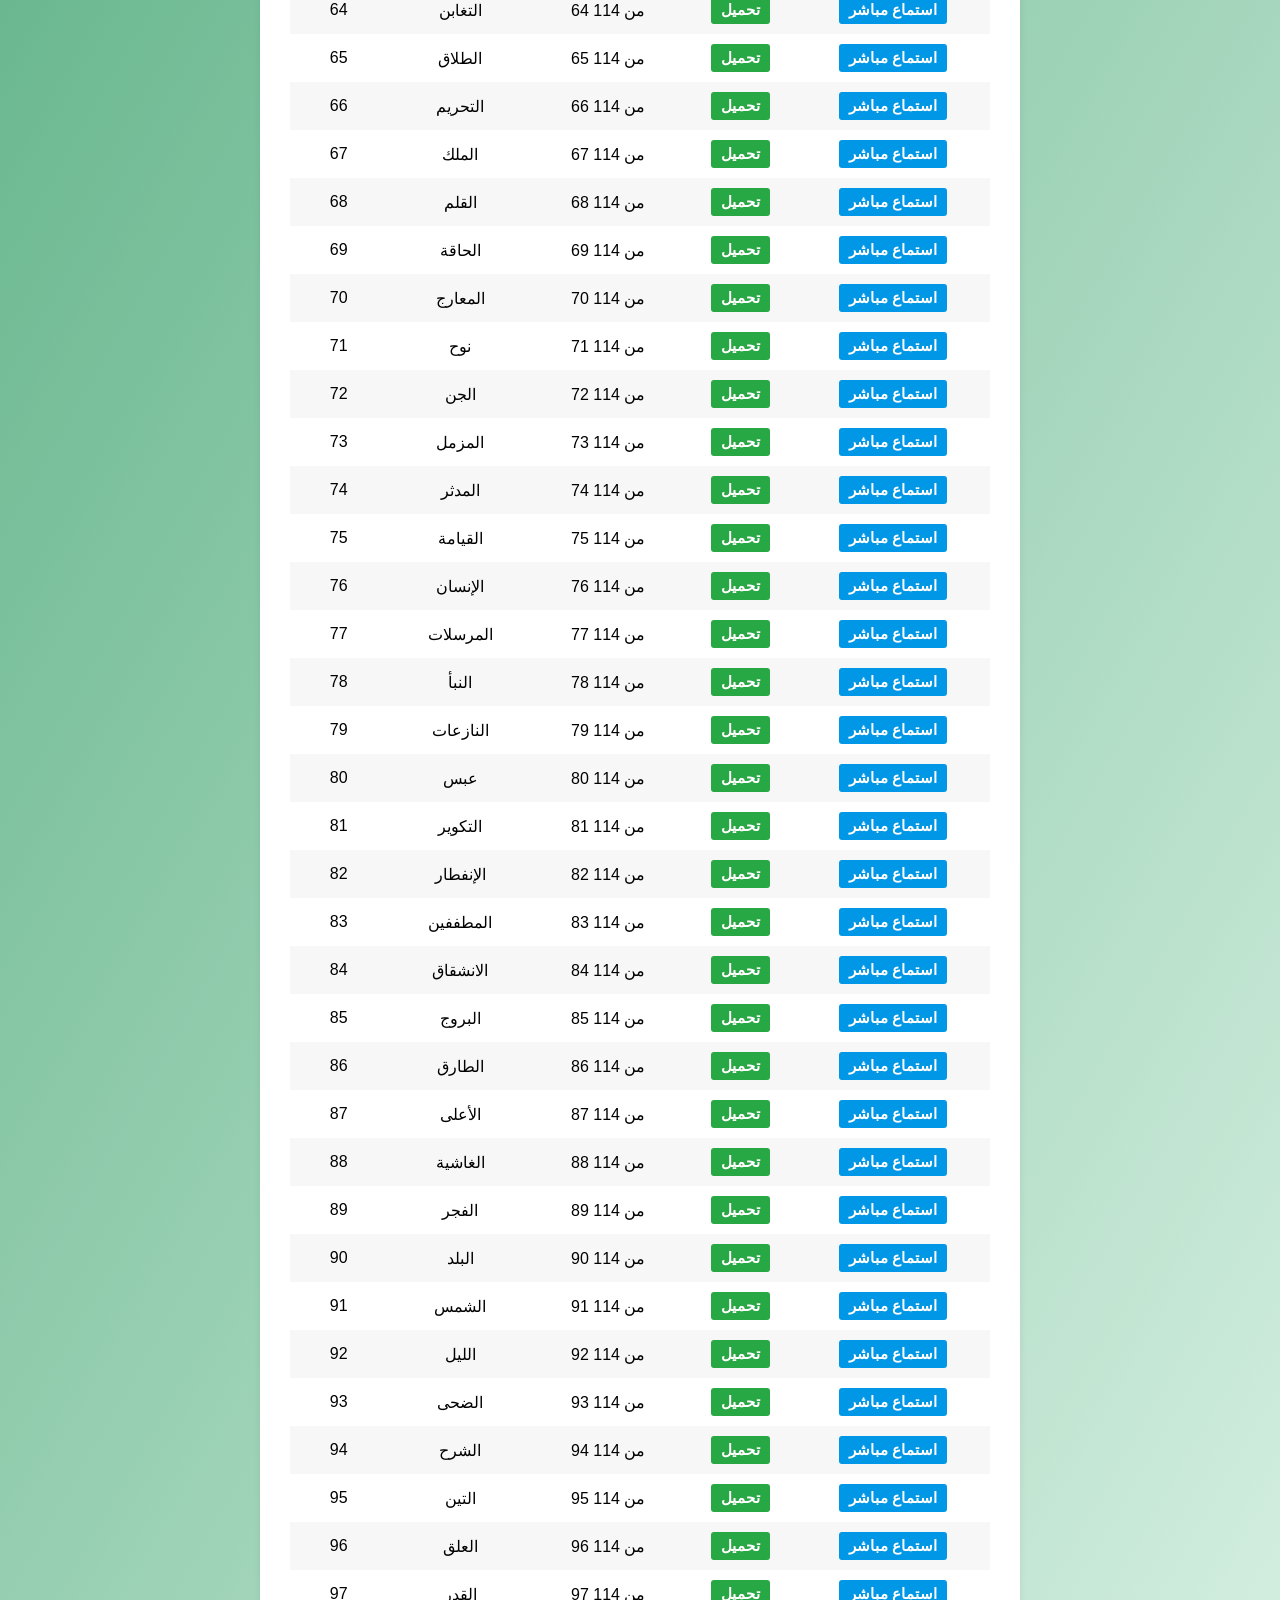
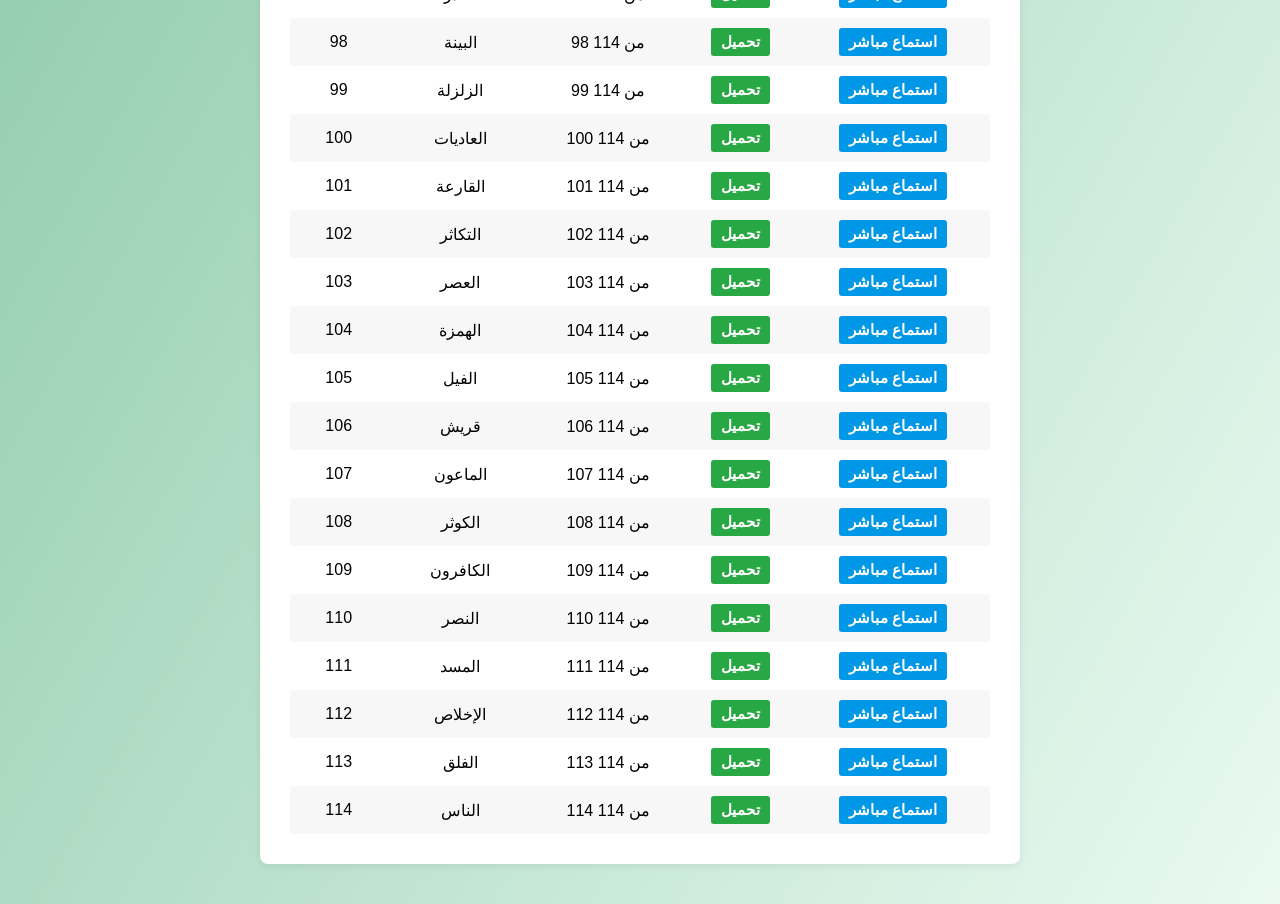
<file: quran/q-pg/abu-bakr-shatri.html>
<!DOCTYPE html>
<html lang="ar">
<head>
    <meta charset="utf-8">
    <title>الشيخ أبو بكر الشاطري - جميع السور</title>
    <meta name="viewport" content="width=device-width, initial-scale=1.0">
    <link rel="stylesheet" href="../css/styles2.css">
</head>
<body data-reciter-name="الشيخ أبو بكر الشاطري" data-reciter-base="https://server11.mp3quran.net/shatri/">
    <button id="toggleSideBtn" aria-controls="side-menu" aria-expanded="true" title="إخفاء/إظهار القائمة" style="position:fixed; top:16px; right:10px; z-index:1001; background:#148b4e; color:#fff; border:none; padding:8px 12px; border-radius:20px; cursor:pointer; box-shadow:0 2px 6px rgba(0,0,0,0.12); font-weight:bold;">إخفاء القائمة</button>

    <div id="side-menu" style="position:fixed; top:60px; right:10px; width:130px; max-height:70vh; overflow-y:auto; background:#fff; border-radius:8px; box-shadow:0 2px 8px rgba(0,0,0,0.10); padding:8px 4px; z-index:1000;">
        <div style="font-weight:bold; color:#148b4e; margin-bottom:8px; text-align:center; font-size:1em;">السطور</div>
        <ul id="surah-list" style="list-style:none; padding:0; margin:0;"></ul>
    </div>
    
    <script>
        window.RECITER = JSON.parse('{"name":"الشيخ أبو بكر الشاطري","base":"https://server11.mp3quran.net/shatri/"}');
    </script>

    <div class="container">
        <div class="header-row">
            <span class="reciter-name">الشيخ أبو بكر الشاطري</span>
        </div>
       

        <table>
            <thead>
                <tr>
                    <th>الترتيب</th>
                    <th>اسم السورة</th>
                    <th>من 114</th>
                    <th>تحميل</th>
                    <th>استمع</th>
                </tr>
            </thead>
            <tbody id="surah-table-body"></tbody>
        </table>

        <div id="audio-controls" style="margin: 30px auto 0; text-align: center;">
            <button id="prevBtn" style="padding:8px 18px; border-radius:18px; background:#0097e6; color:#fff; border:none; font-weight:bold; font-size:1em; margin:0 8px; cursor:pointer;">السورة السابقة</button>
            <button id="playPauseBtn" style="padding:8px 18px; border-radius:18px; background:#44bd32; color:#fff; border:none; font-weight:bold; font-size:1em; margin:0 8px; cursor:pointer;">تشغيل</button>
            <button id="nextBtn" style="padding:8px 18px; border-radius:18px; background:#0097e6; color:#fff; border:none; font-weight:bold; font-size:1em; margin:0 8px; cursor:pointer;">السورة التالية</button>

            <div style="margin-top:12px;">
                <span id="currentSurah" style="font-weight:bold; color:#148b4e;"></span>
            </div>

            <audio id="mainAudio" style="margin-top:15px; width:90%;" controls>
                <source id="audioSource" src="https://server11.mp3quran.net/shatri/001.mp3" type="audio/mpeg">
                متصفحك لا يدعم تشغيل الصوت.
            </audio>
        </div>

        <script src="../js/surah-player.js"></script>
    </div>
</body>
</html>
</file>
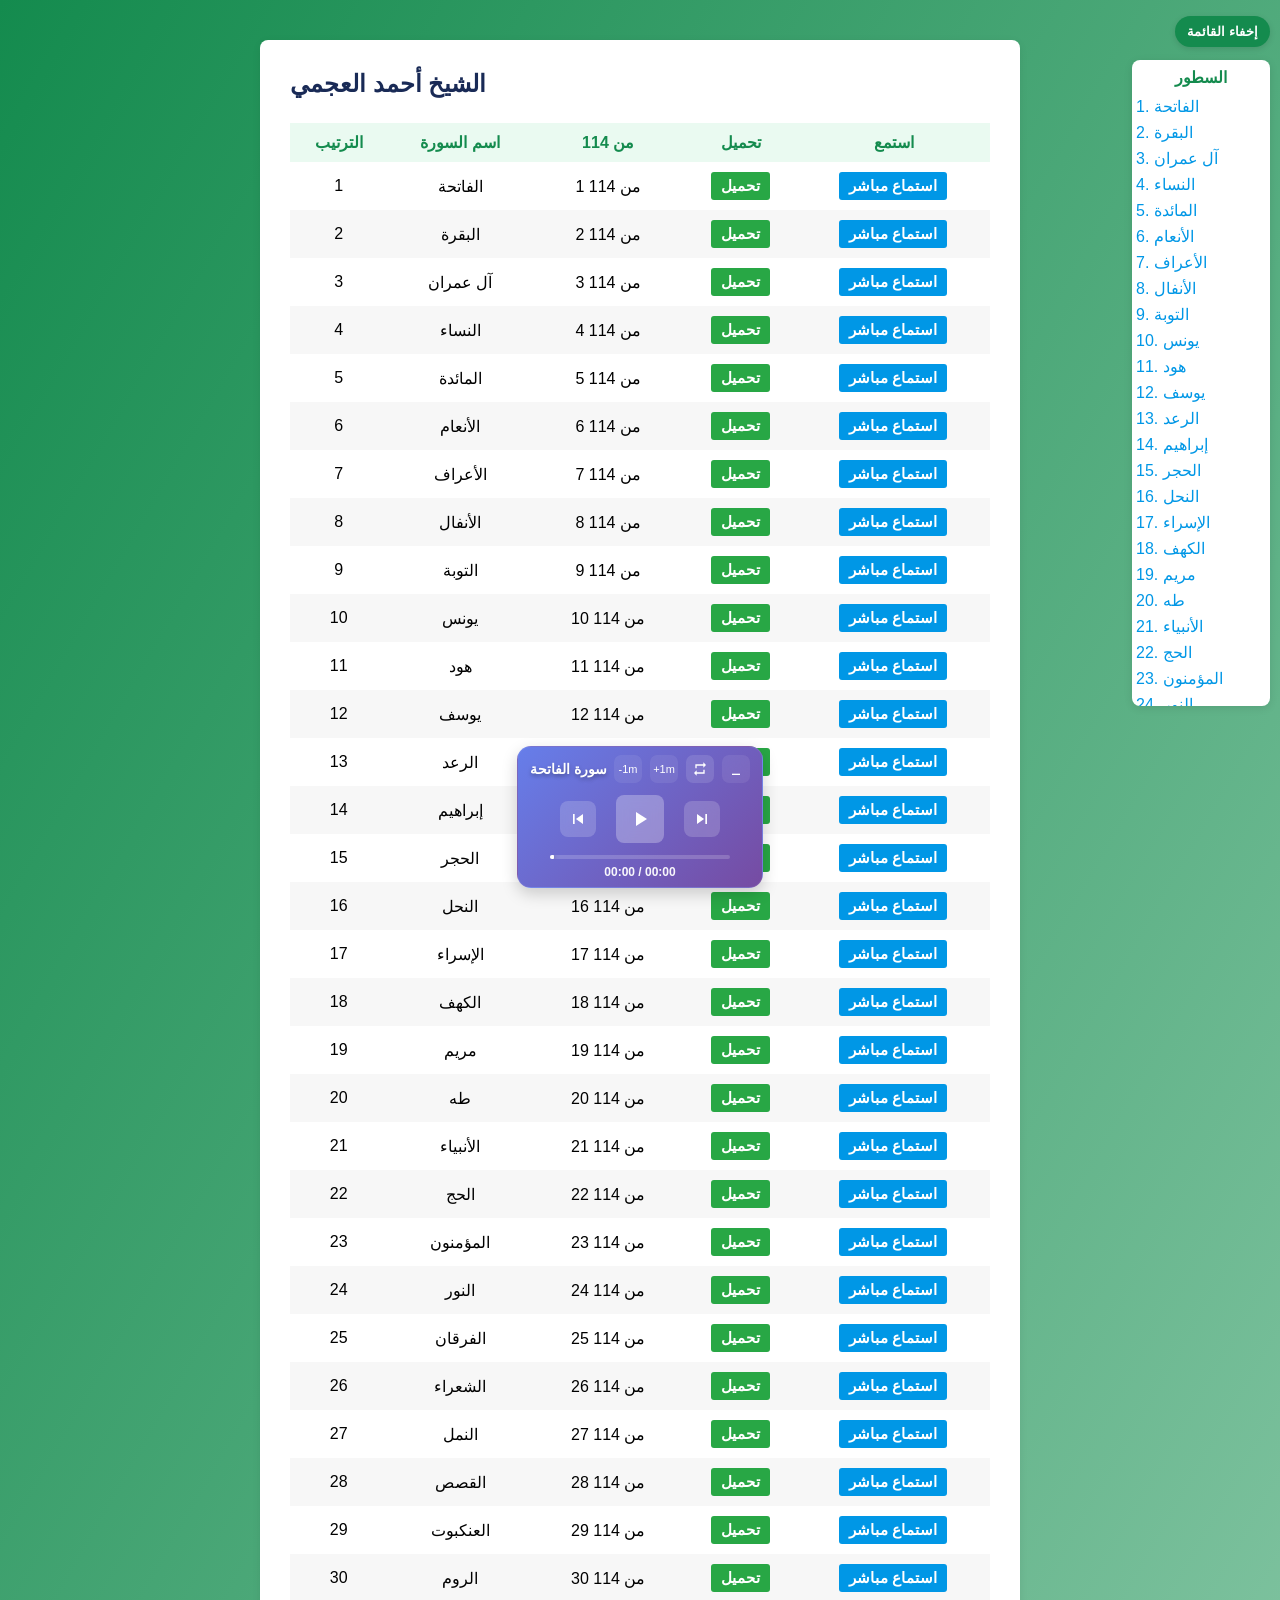
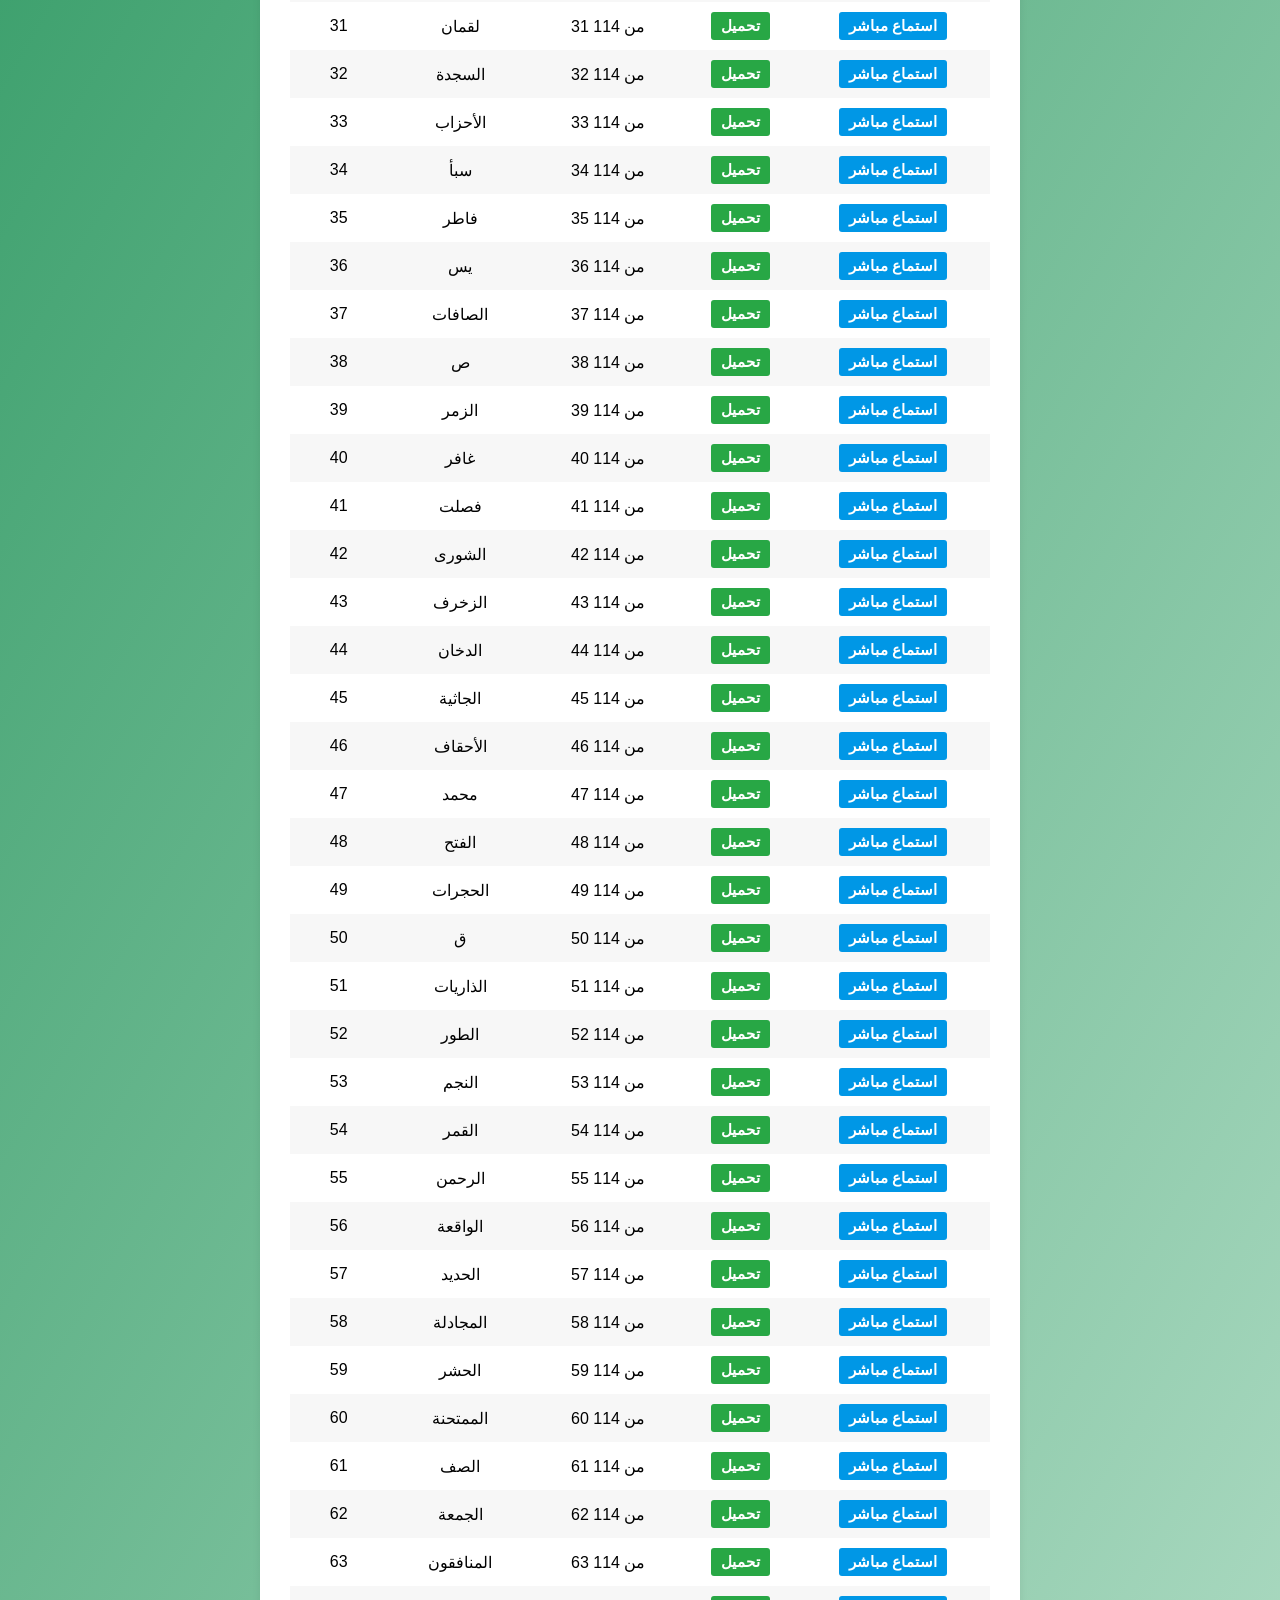
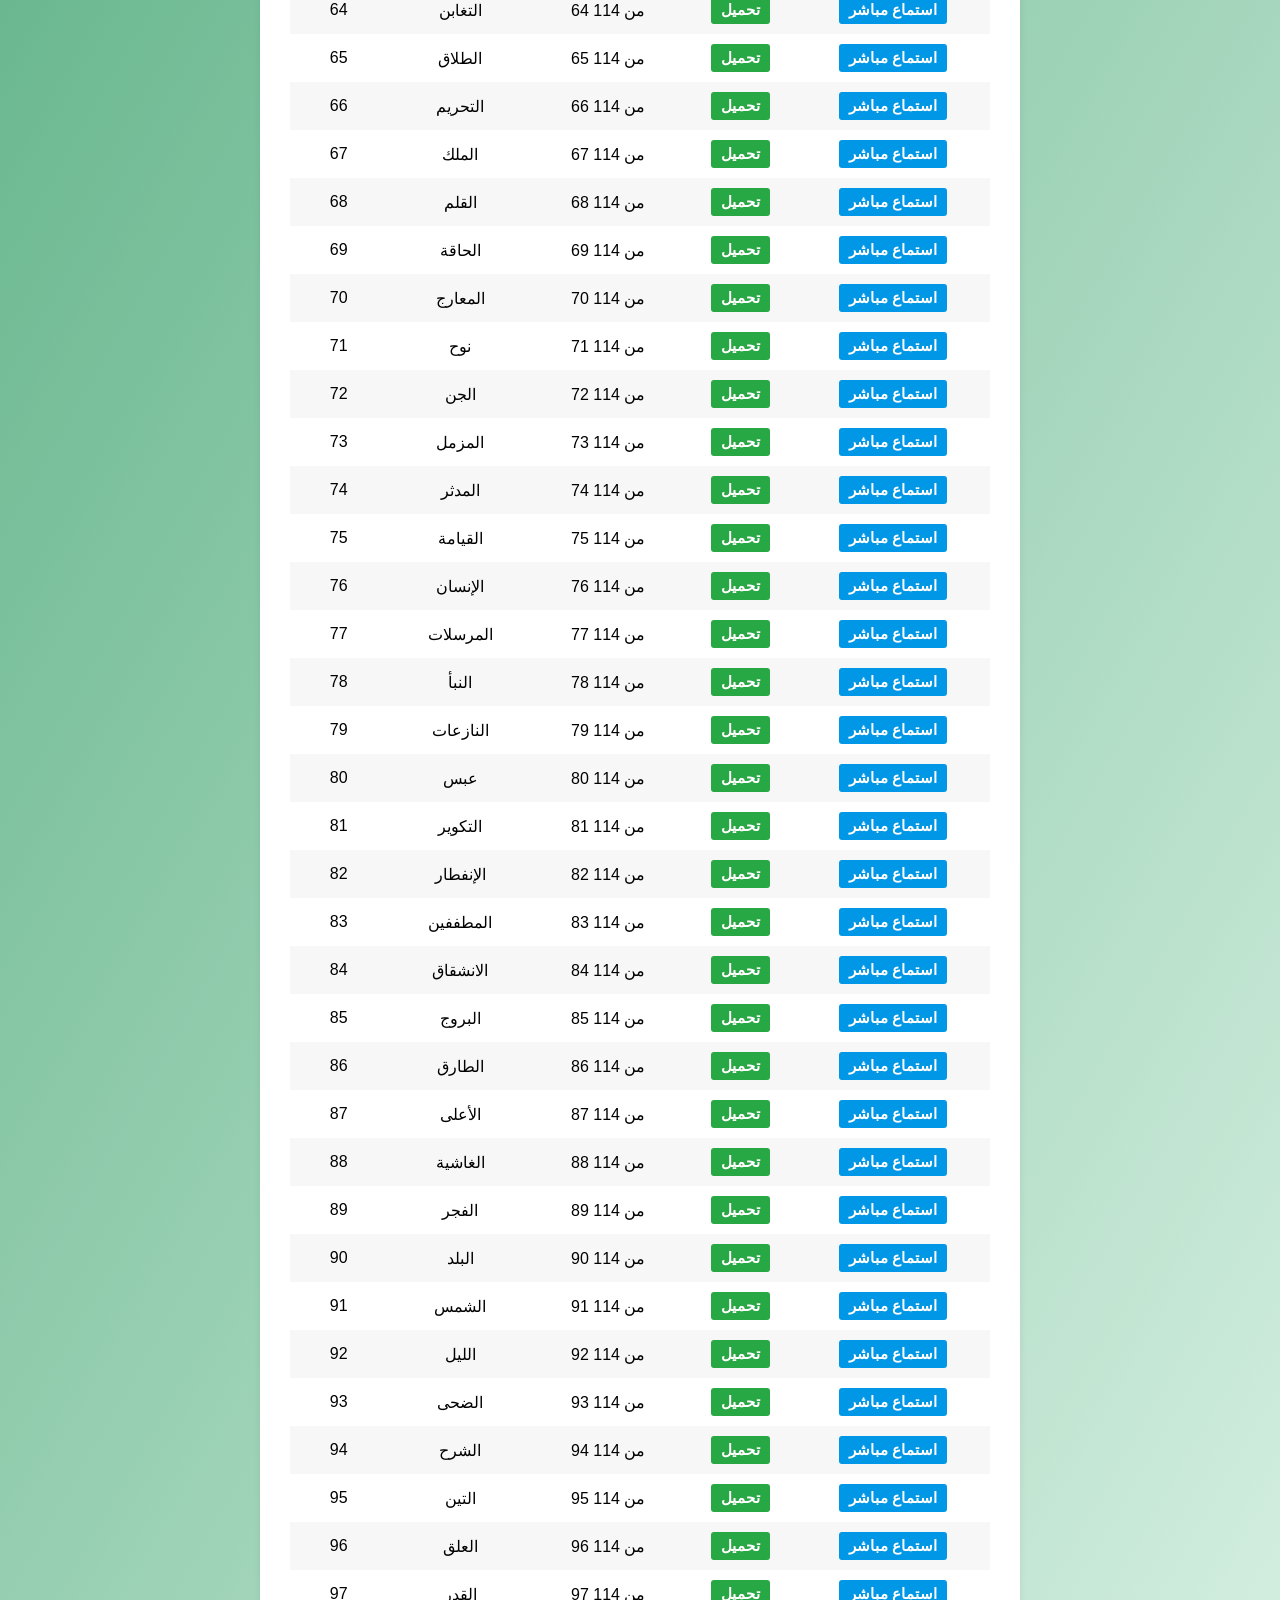
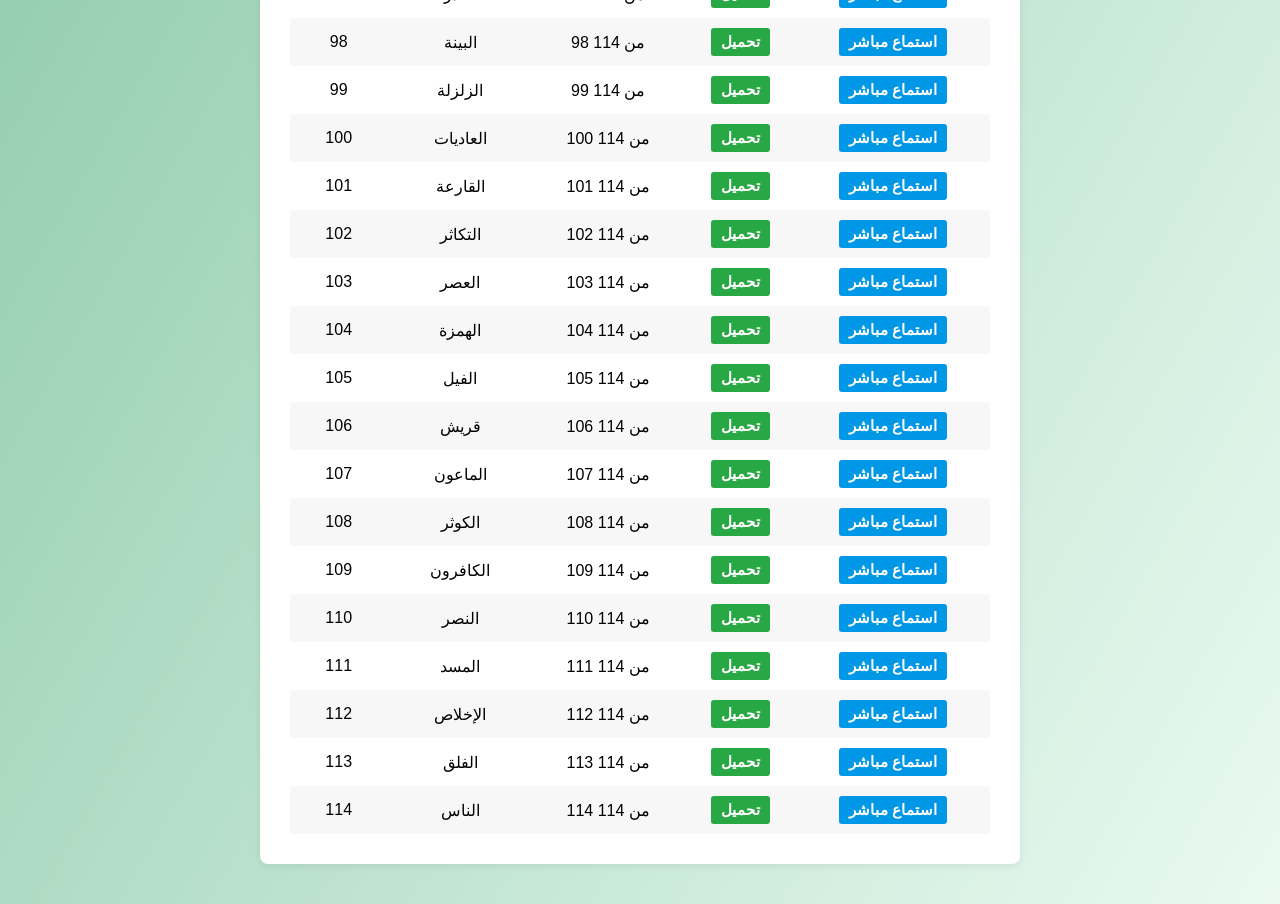
<file: quran/q-pg/Ahmed-Al-Ajam.html>
<!DOCTYPE html>
<html lang="ar">
<head>
    <meta charset="utf-8">
    <title>الشيخ أحمد العجمي - جميع السور</title>
    <meta name="viewport" content="width=device-width, initial-scale=1.0">
    <link rel="stylesheet" href="../css/styles2.css">
</head>
<body data-reciter-name="الشيخ أحمد العجمي" data-reciter-base="https://server10.mp3quran.net/ajm/128/">
    <button id="toggleSideBtn" aria-controls="side-menu" aria-expanded="true" title="إخفاء/إظهار القائمة" style="position:fixed; top:16px; right:10px; z-index:1001; background:#148b4e; color:#fff; border:none; padding:8px 12px; border-radius:20px; cursor:pointer; box-shadow:0 2px 6px rgba(0,0,0,0.12); font-weight:bold;">إخفاء القائمة</button>

<div id="side-menu" style="position:fixed; top:60px; right:10px; width:130px; max-height:70vh; overflow-y:auto; background:#fff; border-radius:8px; box-shadow:0 2px 8px rgba(0,0,0,0.10); padding:8px 4px; z-index:1000;">
    <div style="font-weight:bold; color:#148b4e; margin-bottom:8px; text-align:center; font-size:1em;">السطور</div>
    <ul id="surah-list" style="list-style:none; padding:0; margin:0;"></ul>
</div>
    
    <script>
        window.RECITER = JSON.parse('{"name":"الشيخ أحمد العجمي","base":"https://server10.mp3quran.net/ajm/128/"}');
    </script>
    <div class="container">
        <div class="header-row">
            <span class="reciter-name">الشيخ أحمد العجمي</span>
        </div>
      
        <table>
            <thead>
                <tr>
                    <th>الترتيب</th>
                    <th>اسم السورة</th>
                    <th>من 114</th>
                    <th>تحميل</th>
                    <th>استمع</th>
                </tr>
            </thead>
            <tbody id="surah-table-body">
            </tbody>
        </table>

        <div id="audio-controls" style="margin: 30px auto 0; text-align: center;">
            <button id="prevBtn" style="padding:8px 18px; border-radius:18px; background:#0097e6; color:#fff; border:none; font-weight:bold; font-size:1em; margin:0 8px; cursor:pointer;">السورة السابقة</button>
            <button id="playPauseBtn" style="padding:8px 18px; border-radius:18px; background:#44bd32; color:#fff; border:none; font-weight:bold; font-size:1em; margin:0 8px; cursor:pointer;">تشغيل</button>
            <button id="nextBtn" style="padding:8px 18px; border-radius:18px; background:#0097e6; color:#fff; border:none; font-weight:bold; font-size:1em; margin:0 8px; cursor:pointer;">السورة التالية</button>
            <div style="margin-top:12px;">
                <span id="currentSurah" style="font-weight:bold; color:#148b4e;"></span>
            </div>
            <audio id="mainAudio" style="margin-top:15px; width:90%;" controls>
                <source id="audioSource" src="https://server10.mp3quran.net/ajm/128/001.mp3" type="audio/mpeg">
                متصفحك لا يدعم تشغيل الصوت.
            </audio>
        </div>

        <script src="../js/surah-player.js"></script>
    </div>
</body>
</html>
</file>
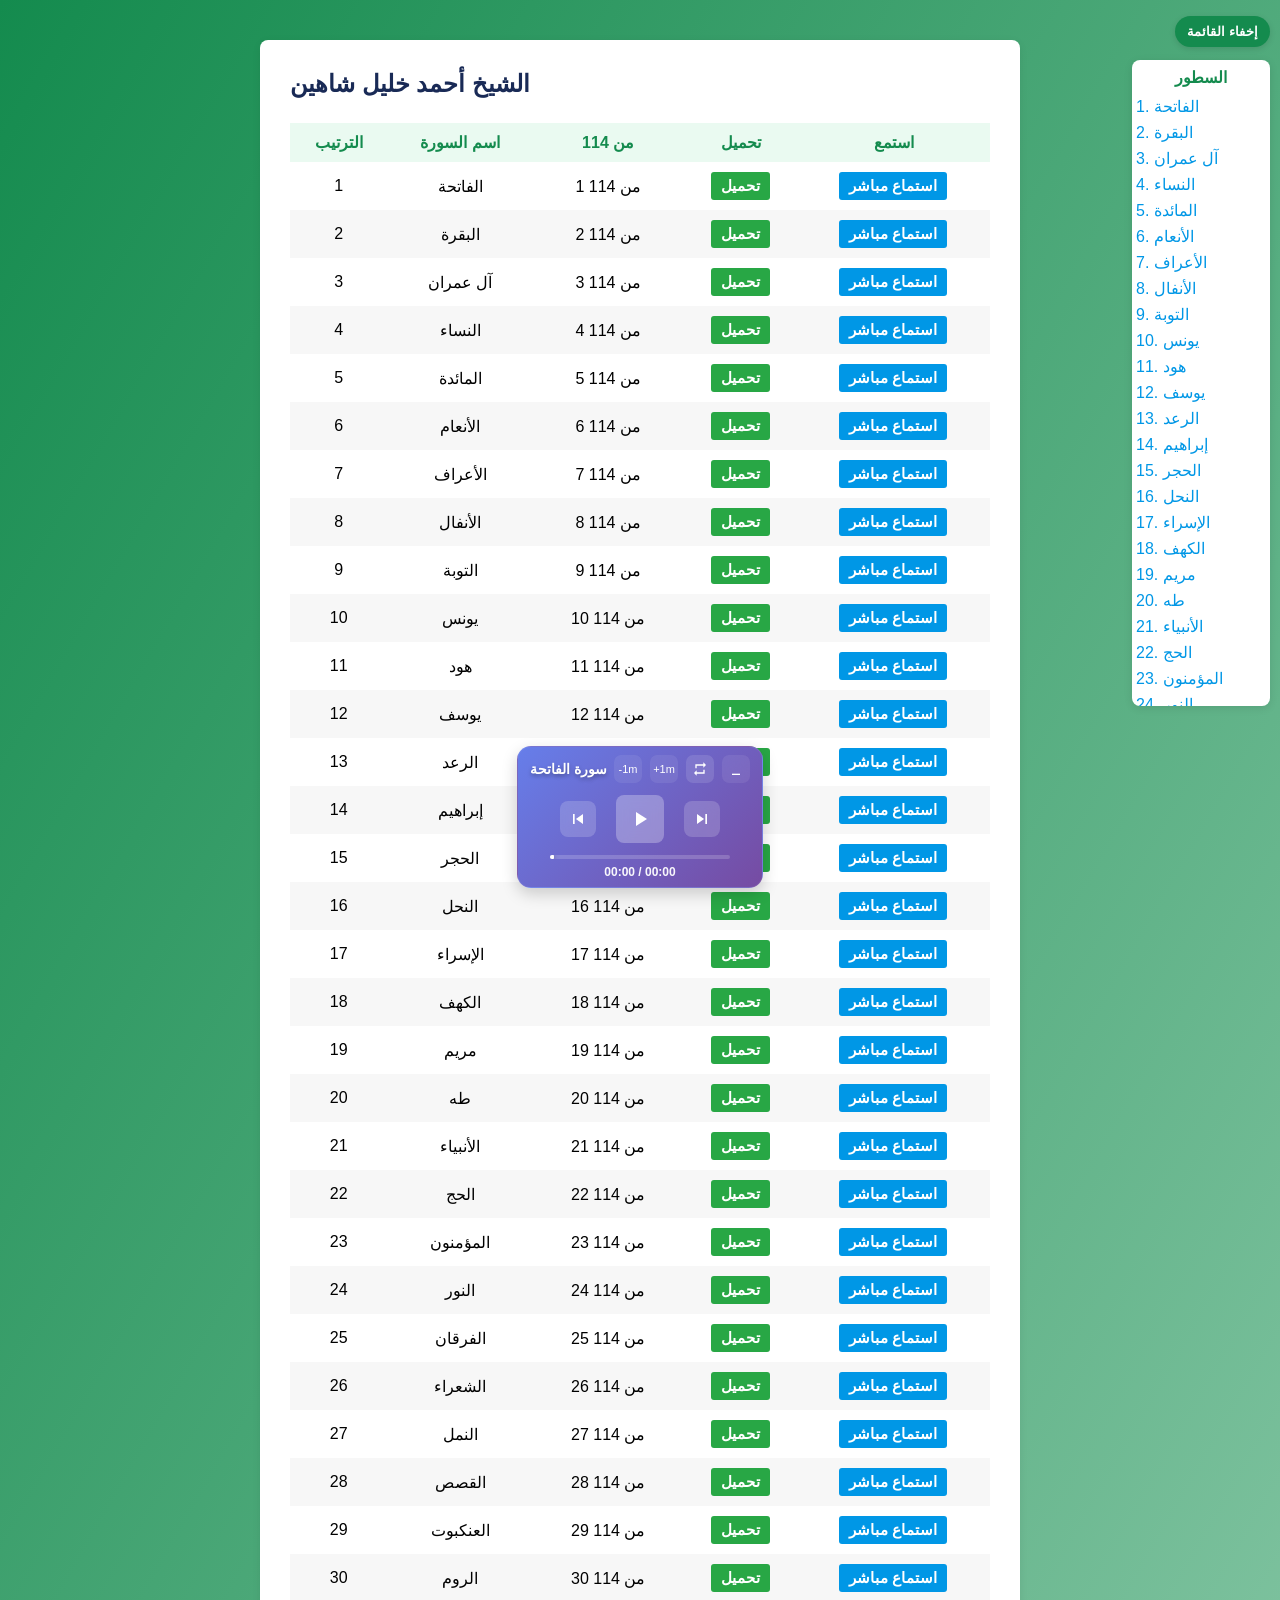
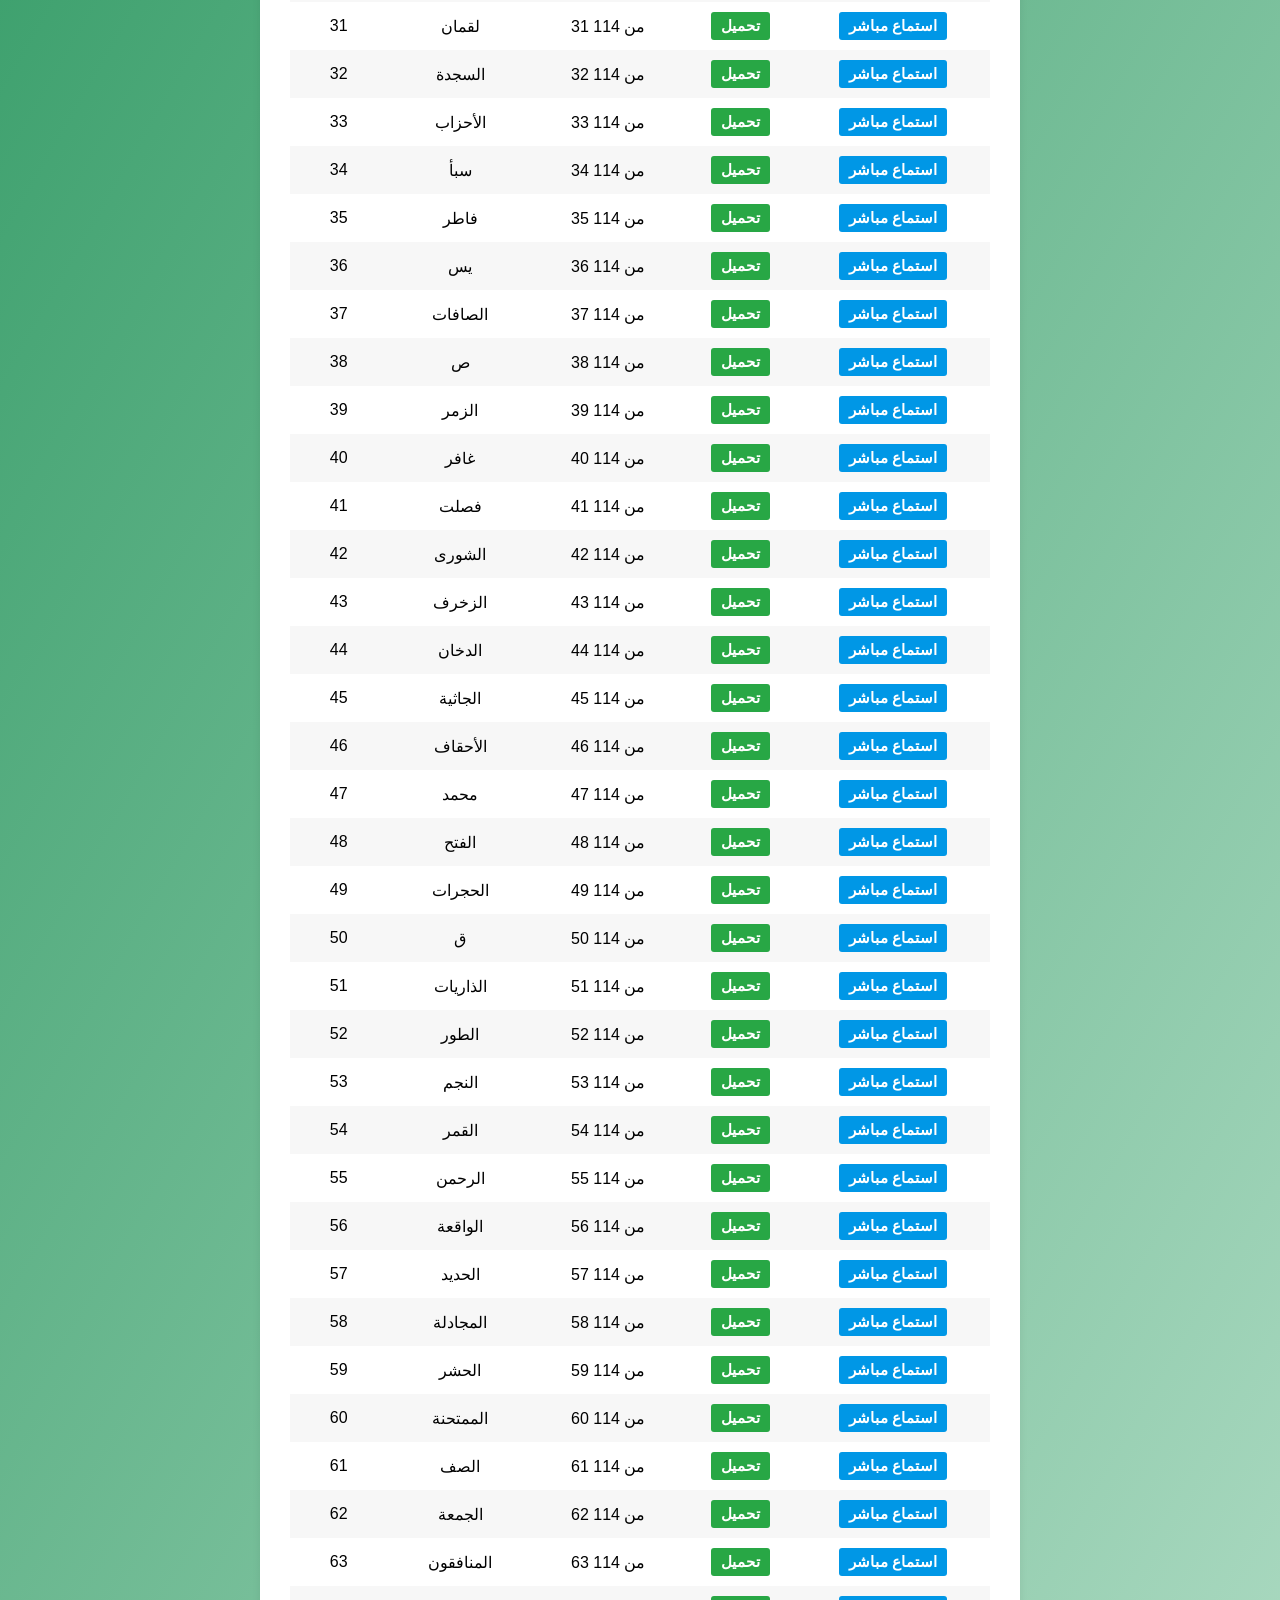
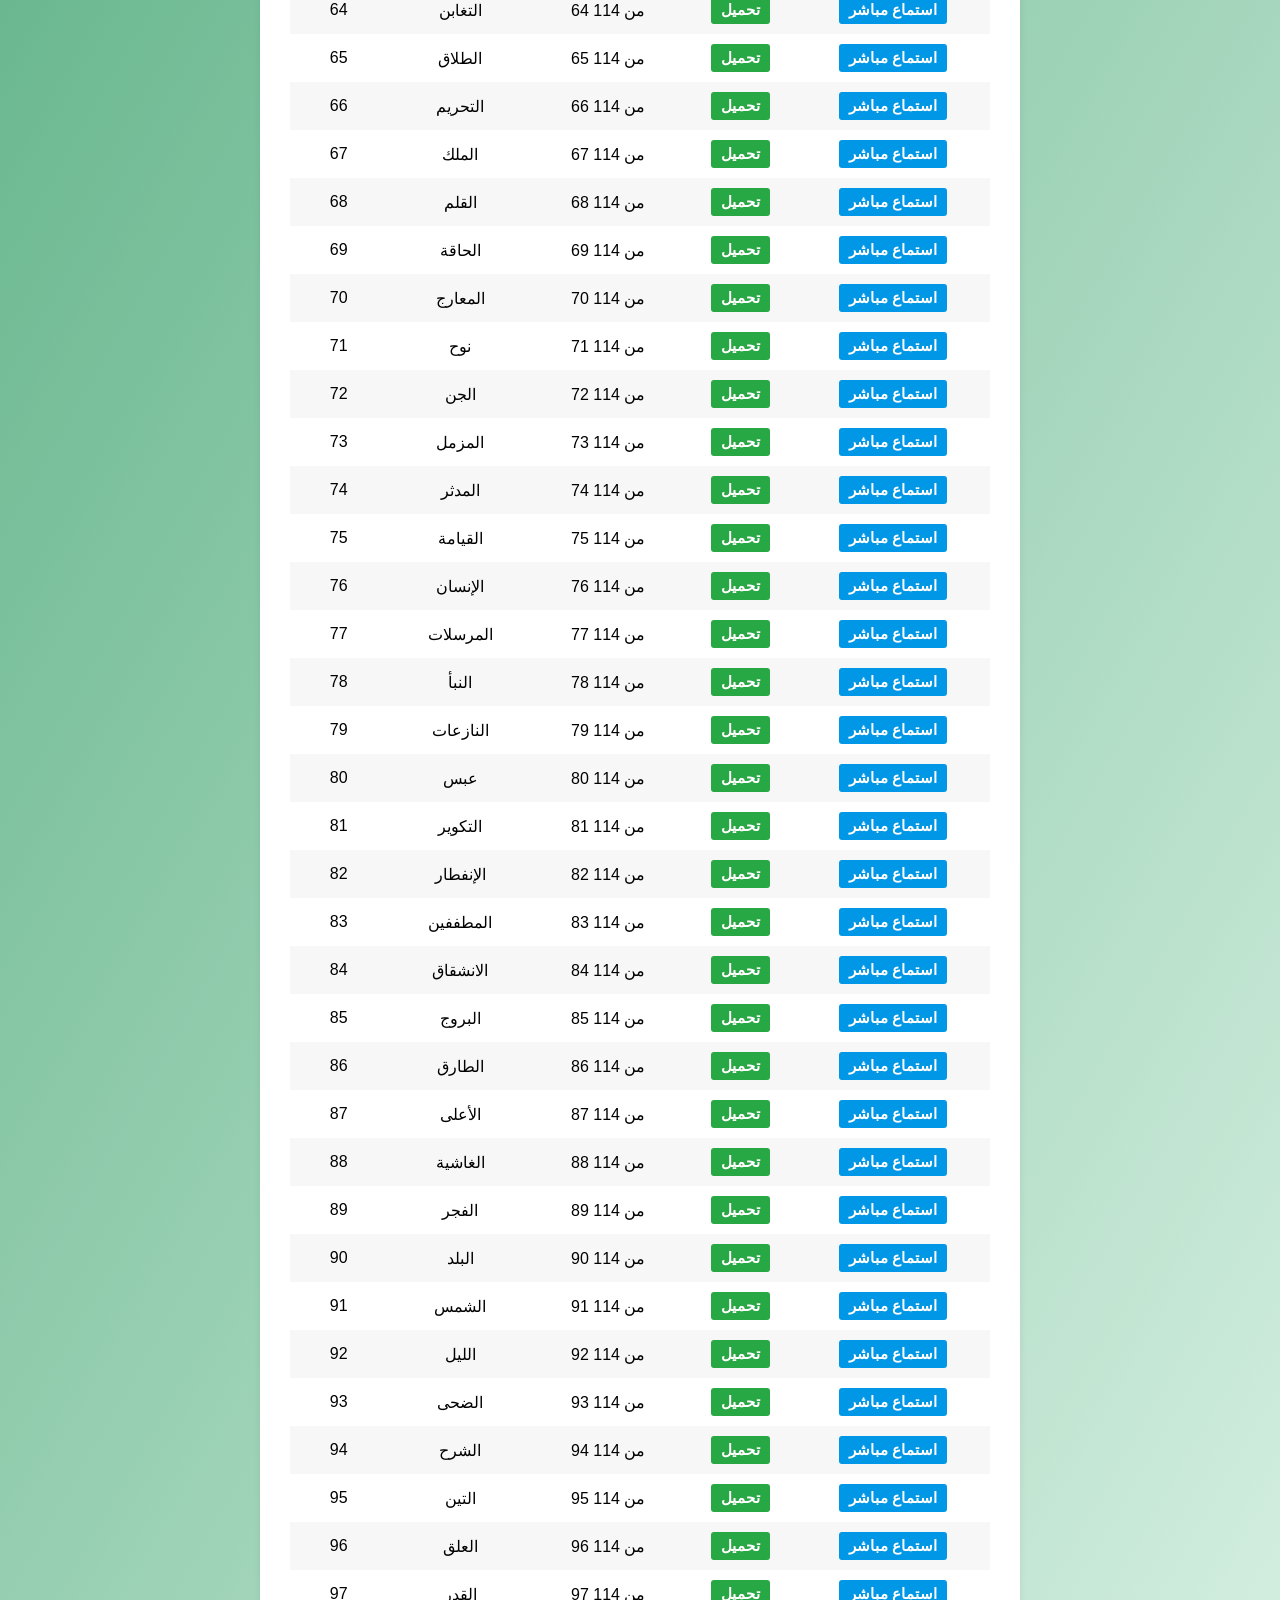
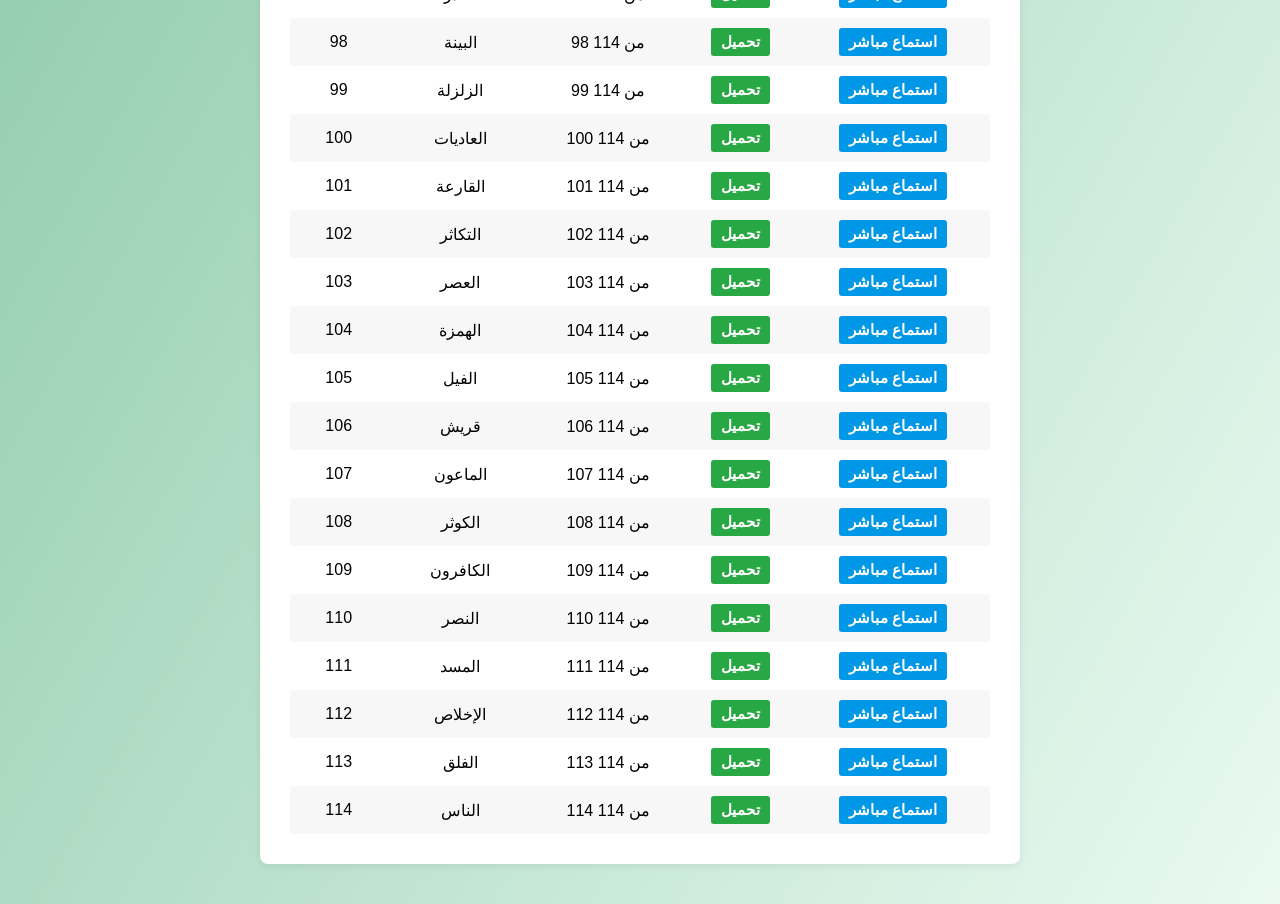
<file: quran/q-pg/ahmed-khalel-shaheen.html>
<!DOCTYPE html>
<html lang="ar">
<head>
    <meta charset="utf-8">
    <title>الشيخ أحمد خليل شاهين - جميع السور</title>
    <meta name="viewport" content="width=device-width, initial-scale=1.0">
    <link rel="stylesheet" href="../css/styles2.css">
</head>
<body data-reciter-name="الشيخ أحمد خليل شاهين" data-reciter-base="https://server16.mp3quran.net/shaheen/Rewayat-Hafs-A-n-Assem/">
    <button id="toggleSideBtn" aria-controls="side-menu" aria-expanded="true" title="إخفاء/إظهار القائمة" style="position:fixed; top:16px; right:10px; z-index:1001; background:#148b4e; color:#fff; border:none; padding:8px 12px; border-radius:20px; cursor:pointer; box-shadow:0 2px 6px rgba(0,0,0,0.12); font-weight:bold;">إخفاء القائمة</button>

<div id="side-menu" style="position:fixed; top:60px; right:10px; width:130px; max-height:70vh; overflow-y:auto; background:#fff; border-radius:8px; box-shadow:0 2px 8px rgba(0,0,0,0.10); padding:8px 4px; z-index:1000;">
    <div style="font-weight:bold; color:#148b4e; margin-bottom:8px; text-align:center; font-size:1em;">السطور</div>
    <ul id="surah-list" style="list-style:none; padding:0; margin:0;"></ul>
</div>
    
    <script>
        window.RECITER = JSON.parse('{"name":"الشيخ أحمد خليل شاهين","base":"https://server16.mp3quran.net/shaheen/Rewayat-Hafs-A-n-Assem/"}');
    </script>
    <div class="container">
        <div class="header-row">
            <span class="reciter-name">الشيخ أحمد خليل شاهين</span>
        </div>
      
        <table>
            <thead>
                <tr>
                    <th>الترتيب</th>
                    <th>اسم السورة</th>
                    <th>من 114</th>
                    <th>تحميل</th>
                    <th>استمع</th>
                </tr>
            </thead>
            <tbody id="surah-table-body">
            </tbody>
        </table>

        <div id="audio-controls" style="margin: 30px auto 0; text-align: center;">
            <button id="prevBtn" style="padding:8px 18px; border-radius:18px; background:#0097e6; color:#fff; border:none; font-weight:bold; font-size:1em; margin:0 8px; cursor:pointer;">السورة السابقة</button>
            <button id="playPauseBtn" style="padding:8px 18px; border-radius:18px; background:#44bd32; color:#fff; border:none; font-weight:bold; font-size:1em; margin:0 8px; cursor:pointer;">تشغيل</button>
            <button id="nextBtn" style="padding:8px 18px; border-radius:18px; background:#0097e6; color:#fff; border:none; font-weight:bold; font-size:1em; margin:0 8px; cursor:pointer;">السورة التالية</button>
            <div style="margin-top:12px;">
                <span id="currentSurah" style="font-weight:bold; color:#148b4e;"></span>
            </div>
            <audio id="mainAudio" style="margin-top:15px; width:90%;" controls>
                <source id="audioSource" src="https://server16.mp3quran.net/shaheen/Rewayat-Hafs-A-n-Assem/001.mp3" type="audio/mpeg">
                متصفحك لا يدعم تشغيل الصوت.
            </audio>
        </div>

        <script src="../js/surah-player.js"></script>
    </div>
</body>
</html>
</file>
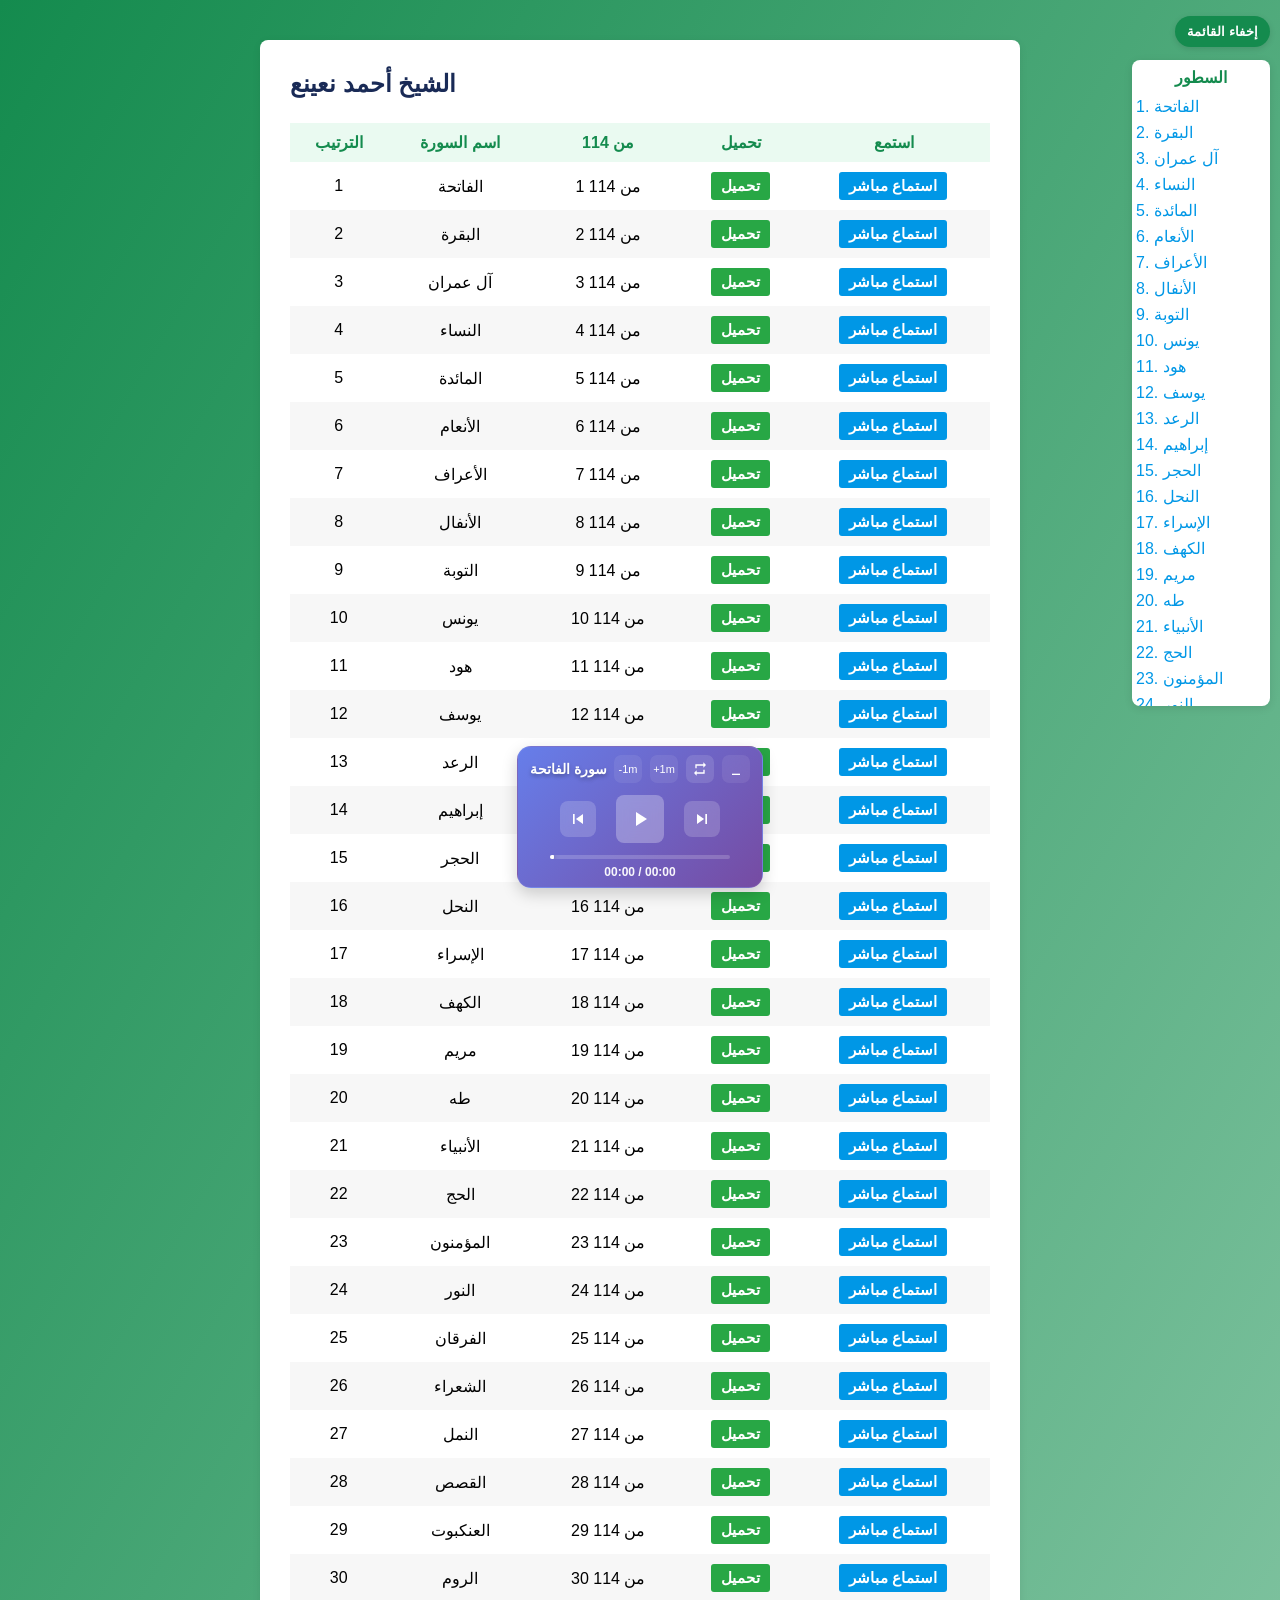
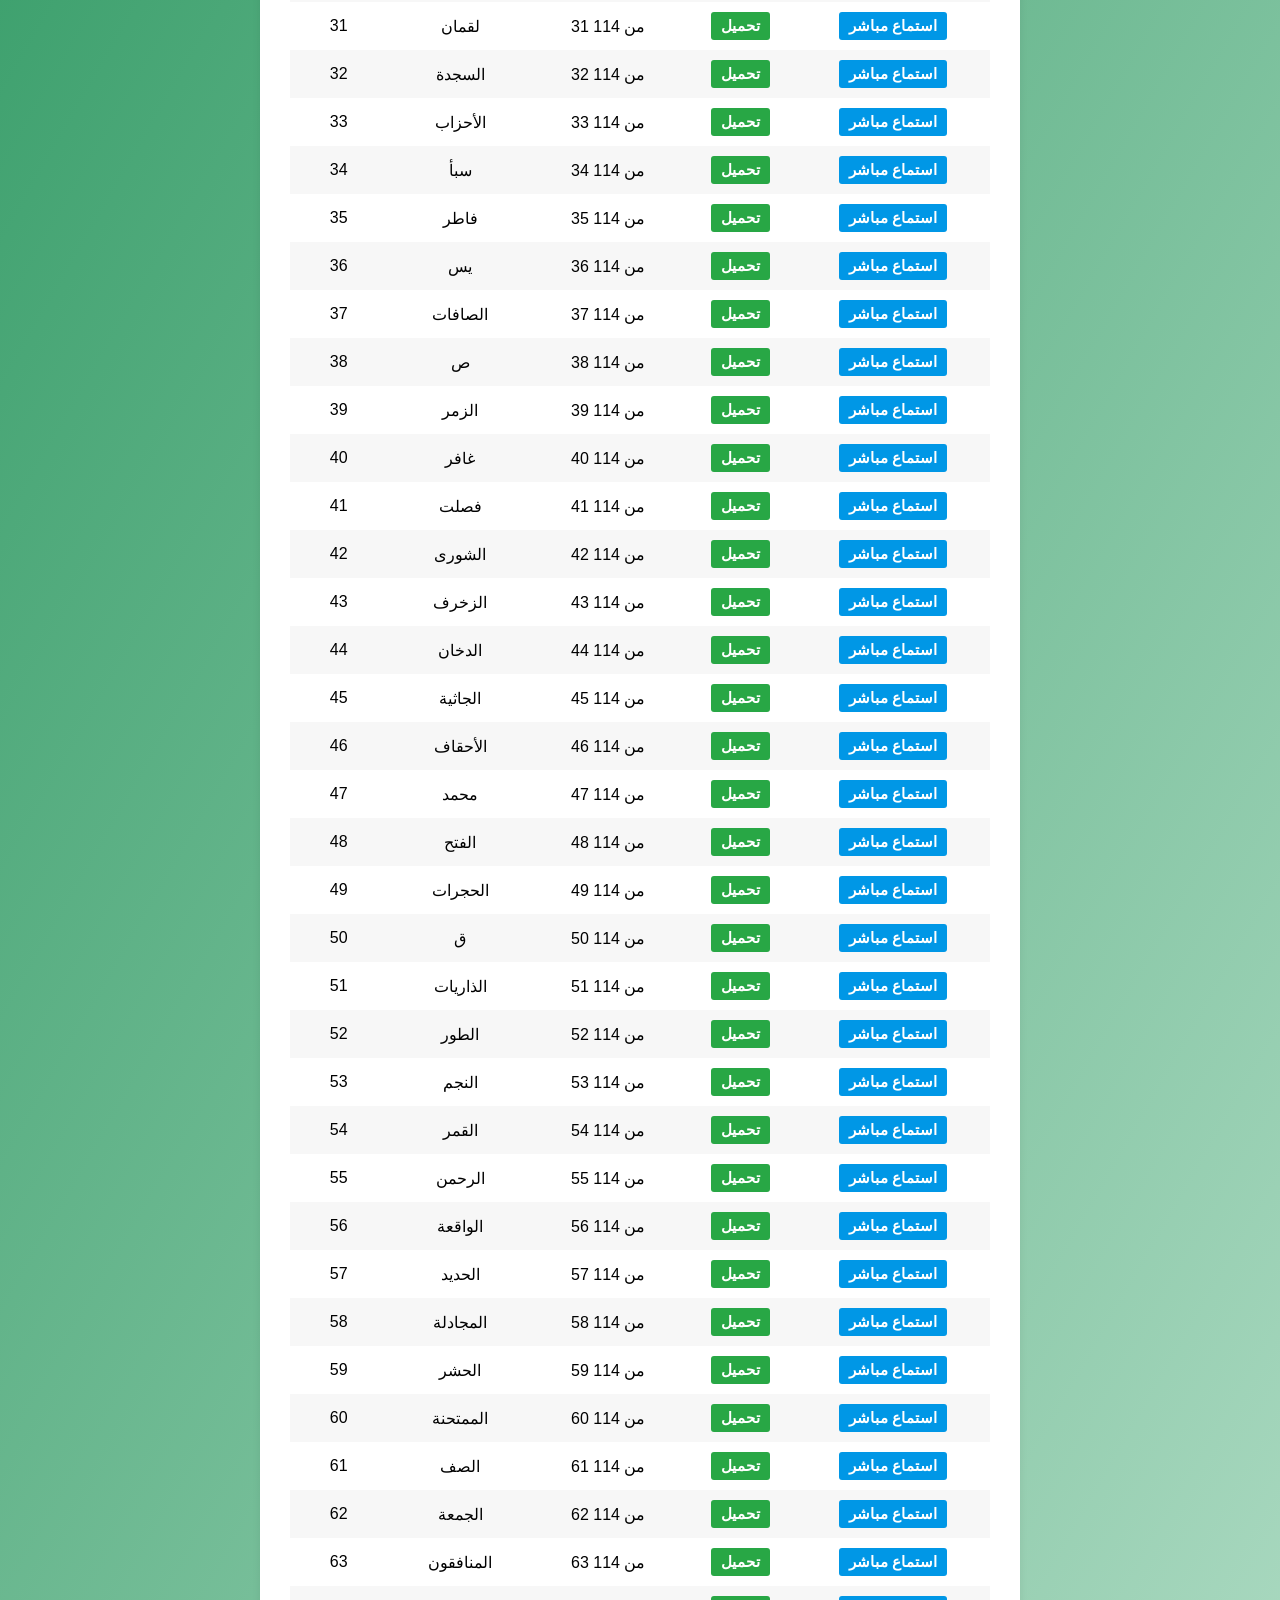
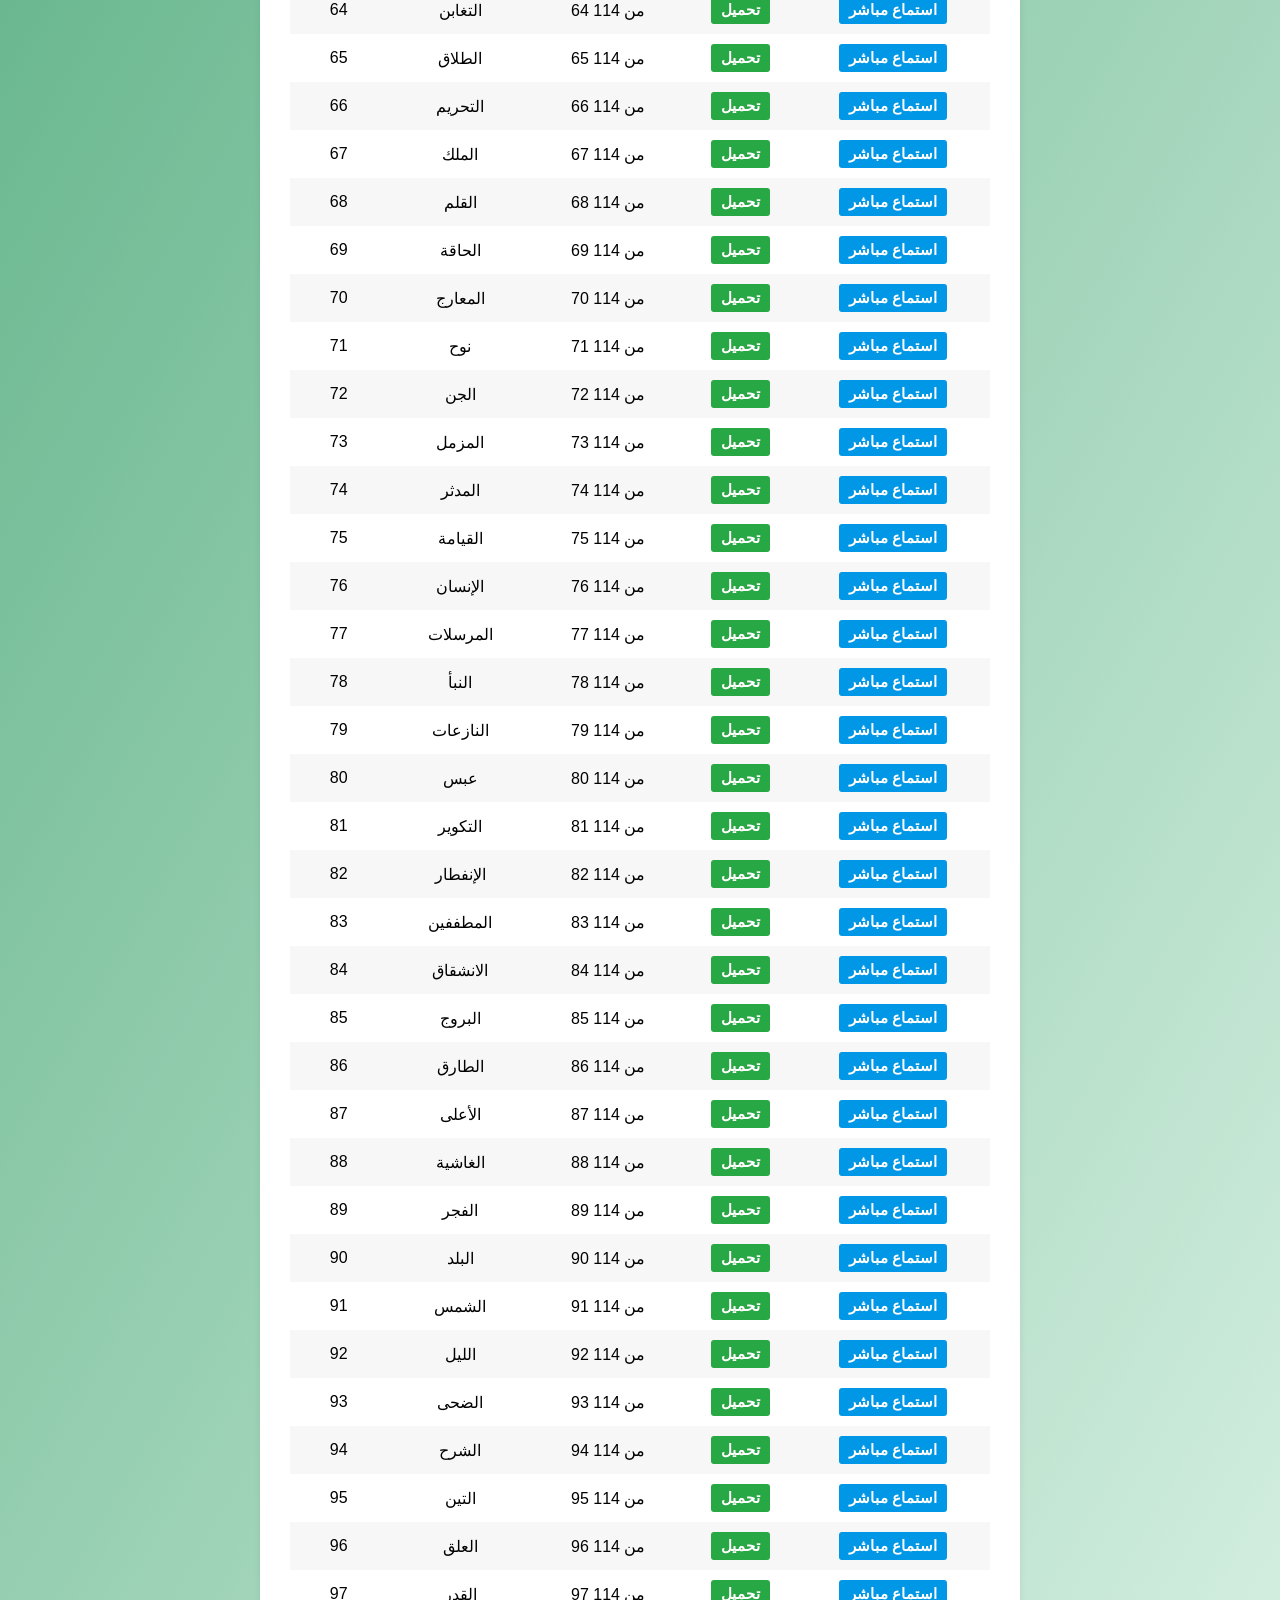
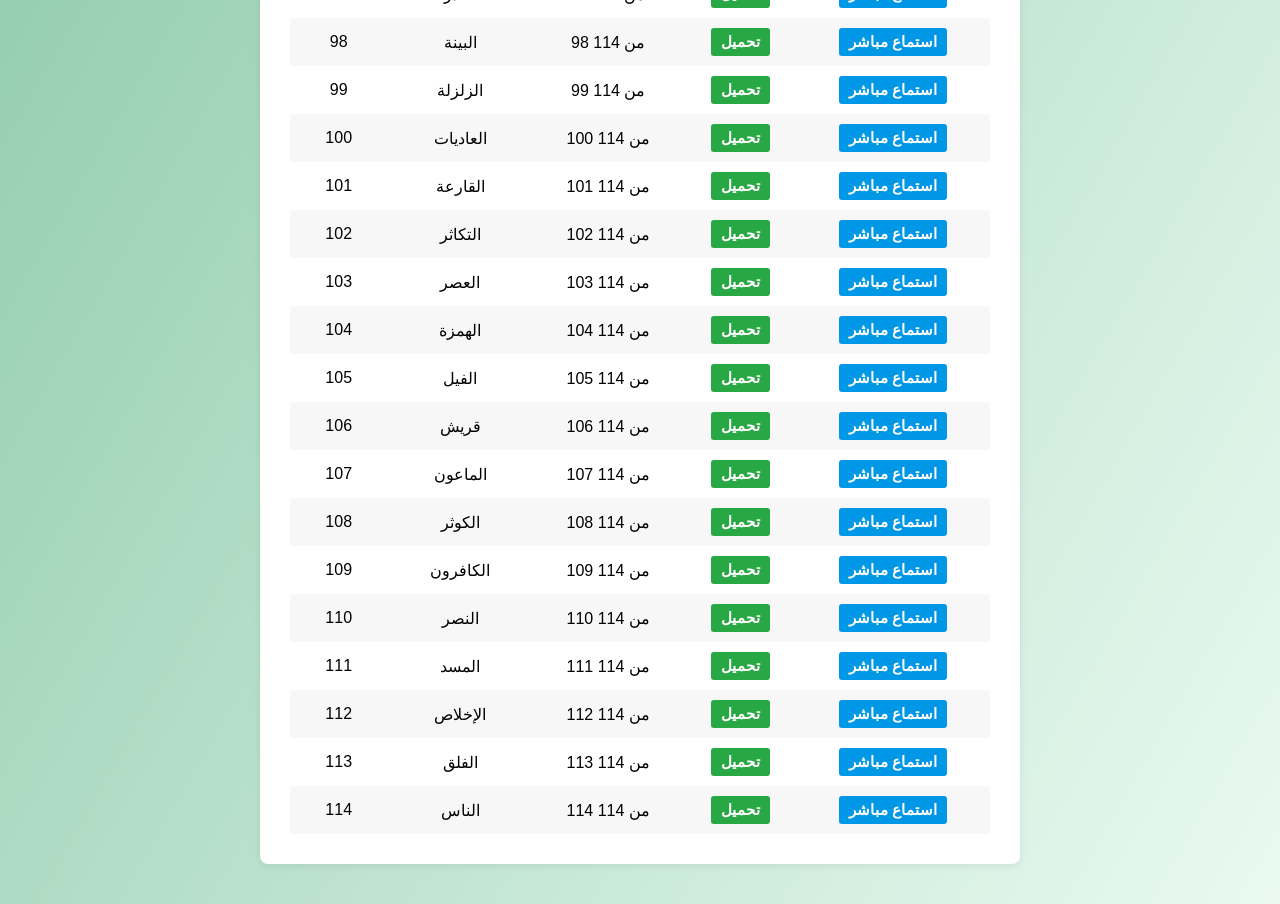
<file: quran/q-pg/ahmed-nuaina.html>
<!DOCTYPE html>
<html lang="ar">
<head>
    <meta charset="utf-8">
    <title>الشيخ أحمد نعينع - جميع السور</title>
    <meta name="viewport" content="width=device-width, initial-scale=1.0">
    <link rel="stylesheet" href="../css/styles2.css">
</head>
<body data-reciter-name="الشيخ أحمد نعينع" data-reciter-base="https://server11.mp3quran.net/ahmad_nu/">
    <button id="toggleSideBtn" aria-controls="side-menu" aria-expanded="true" title="إخفاء/إظهار القائمة" style="position:fixed; top:16px; right:10px; z-index:1001; background:#148b4e; color:#fff; border:none; padding:8px 12px; border-radius:20px; cursor:pointer; box-shadow:0 2px 6px rgba(0,0,0,0.12); font-weight:bold;">إخفاء القائمة</button>

<div id="side-menu" style="position:fixed; top:60px; right:10px; width:130px; max-height:70vh; overflow-y:auto; background:#fff; border-radius:8px; box-shadow:0 2px 8px rgba(0,0,0,0.10); padding:8px 4px; z-index:1000;">
    <div style="font-weight:bold; color:#148b4e; margin-bottom:8px; text-align:center; font-size:1em;">السطور</div>
    <ul id="surah-list" style="list-style:none; padding:0; margin:0;"></ul>
</div>
    
    <script>
        window.RECITER = JSON.parse('{"name":"الشيخ أحمد نعينع","base":"https://server11.mp3quran.net/ahmad_nu/"}');
    </script>
    <div class="container">
        <div class="header-row">
            <span class="reciter-name">الشيخ أحمد نعينع</span>
        </div>
     
        <table>
            <thead>
                <tr>
                    <th>الترتيب</th>
                    <th>اسم السورة</th>
                    <th>من 114</th>
                    <th>تحميل</th>
                    <th>استمع</th>
                </tr>
            </thead>
            <tbody id="surah-table-body">
            </tbody>
        </table>

        <div id="audio-controls" style="margin: 30px auto 0; text-align: center;">
            <button id="prevBtn" style="padding:8px 18px; border-radius:18px; background:#0097e6; color:#fff; border:none; font-weight:bold; font-size:1em; margin:0 8px; cursor:pointer;">السورة السابقة</button>
            <button id="playPauseBtn" style="padding:8px 18px; border-radius:18px; background:#44bd32; color:#fff; border:none; font-weight:bold; font-size:1em; margin:0 8px; cursor:pointer;">تشغيل</button>
            <button id="nextBtn" style="padding:8px 18px; border-radius:18px; background:#0097e6; color:#fff; border:none; font-weight:bold; font-size:1em; margin:0 8px; cursor:pointer;">السورة التالية</button>
            <div style="margin-top:12px;">
                <span id="currentSurah" style="font-weight:bold; color:#148b4e;"></span>
            </div>
            <audio id="mainAudio" style="margin-top:15px; width:90%;" controls>
                <source id="audioSource" src="https://server11.mp3quran.net/ahmad_nu/001.mp3" type="audio/mpeg">
                متصفحك لا يدعم تشغيل الصوت.
            </audio>
        </div>

        <script src="../js/surah-player.js"></script>
    </div>
</body>
</html>
</file>
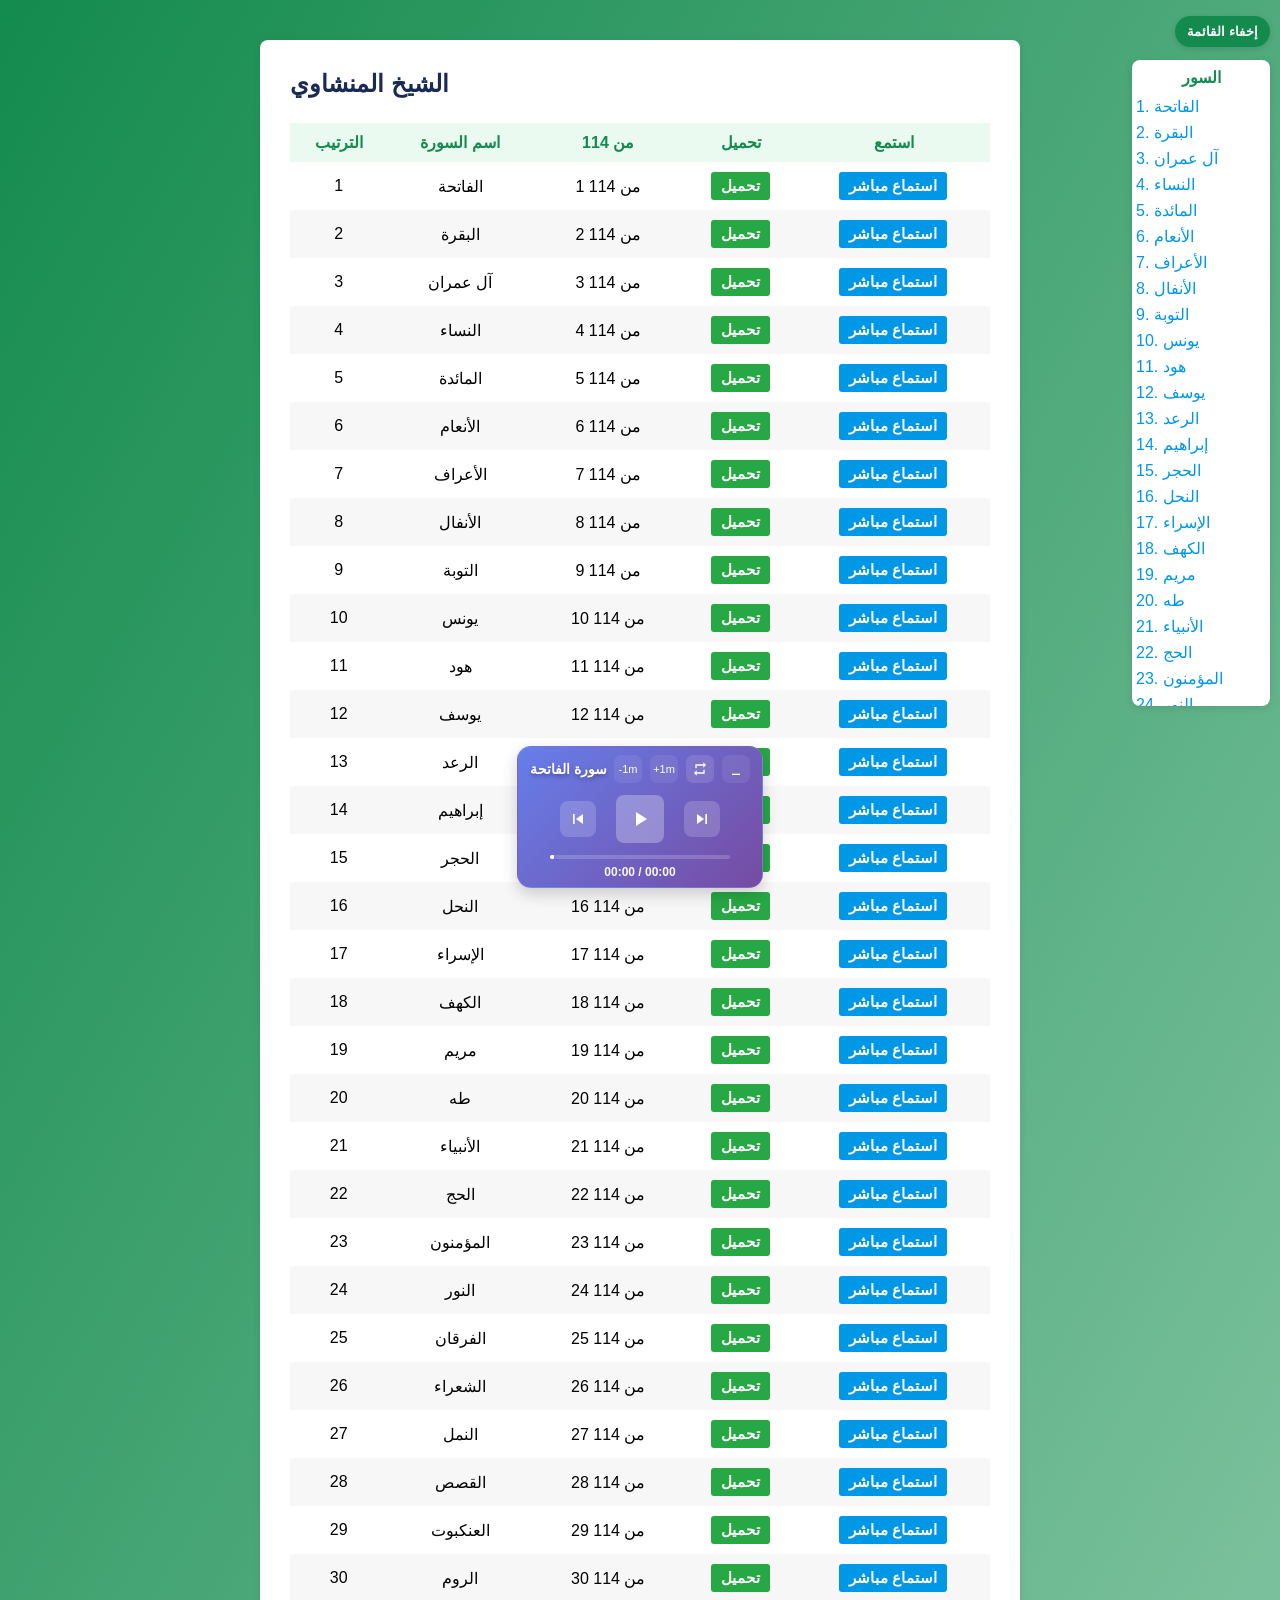
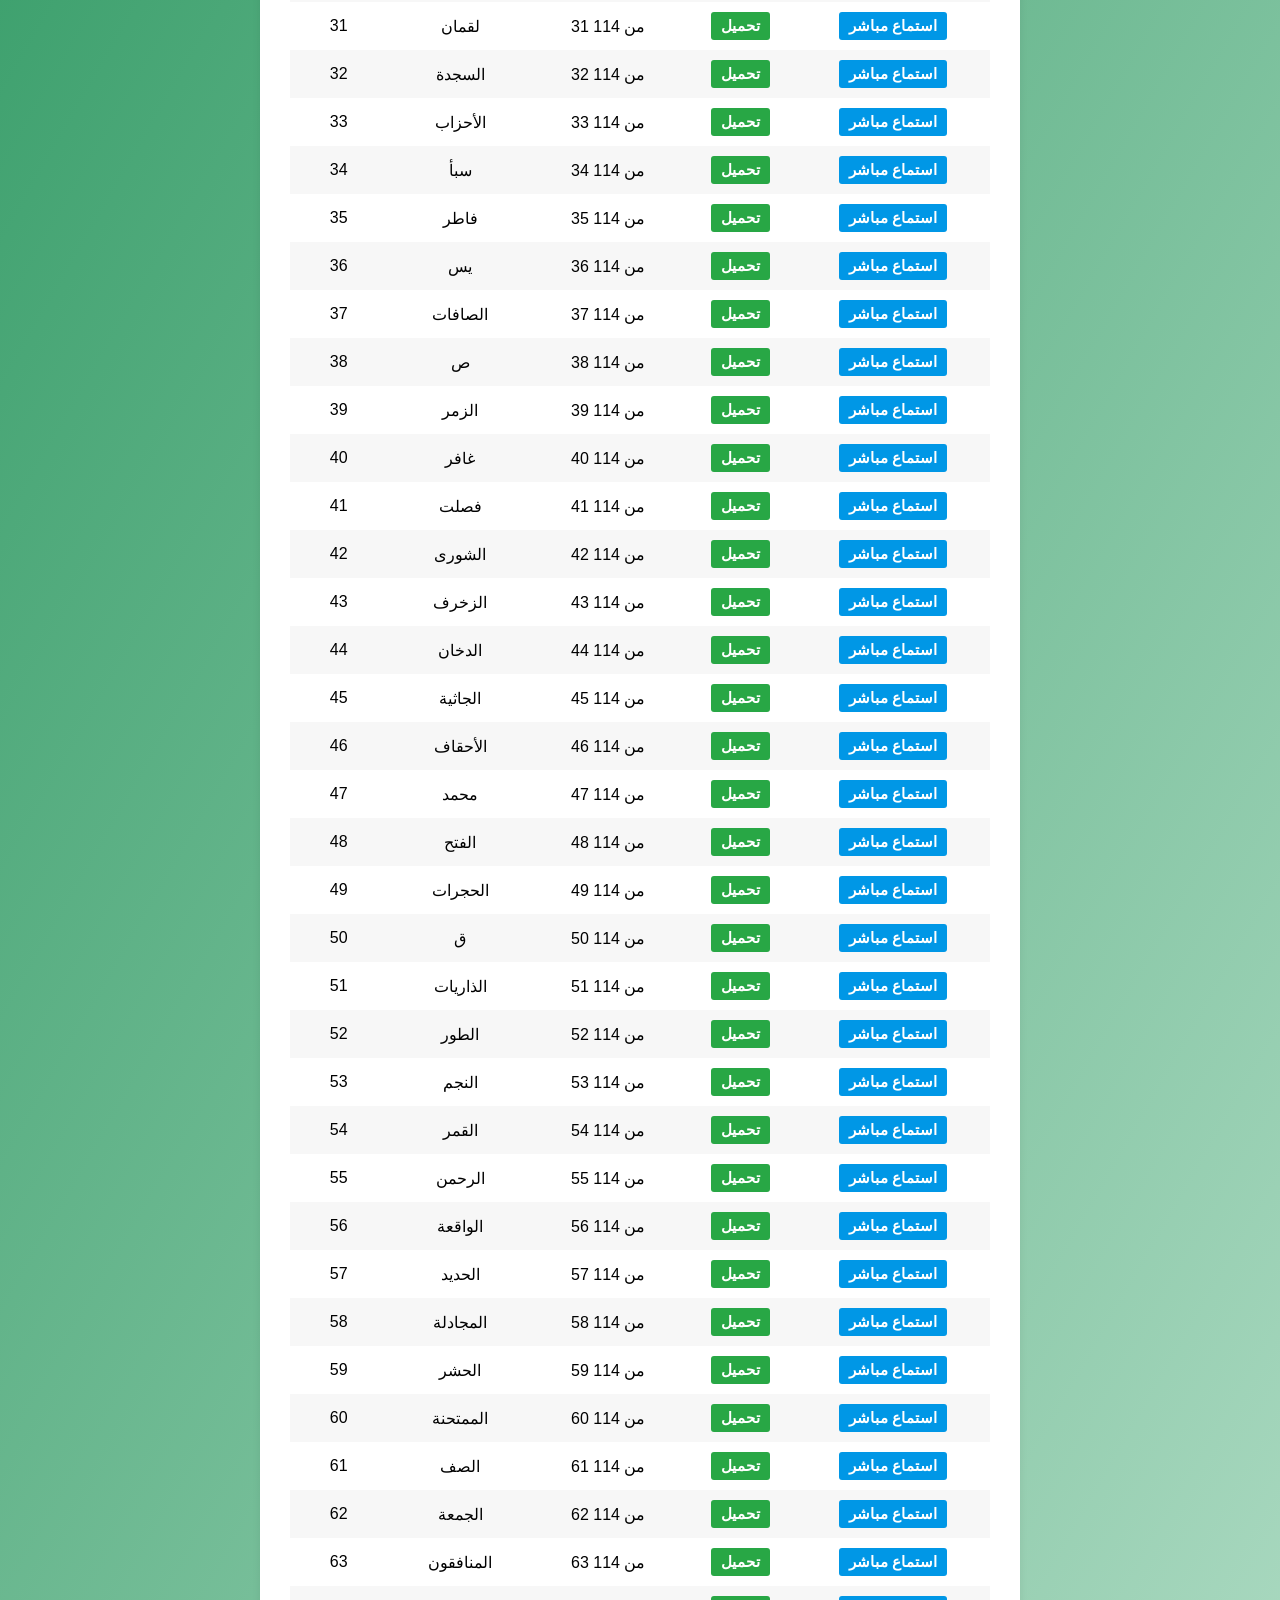
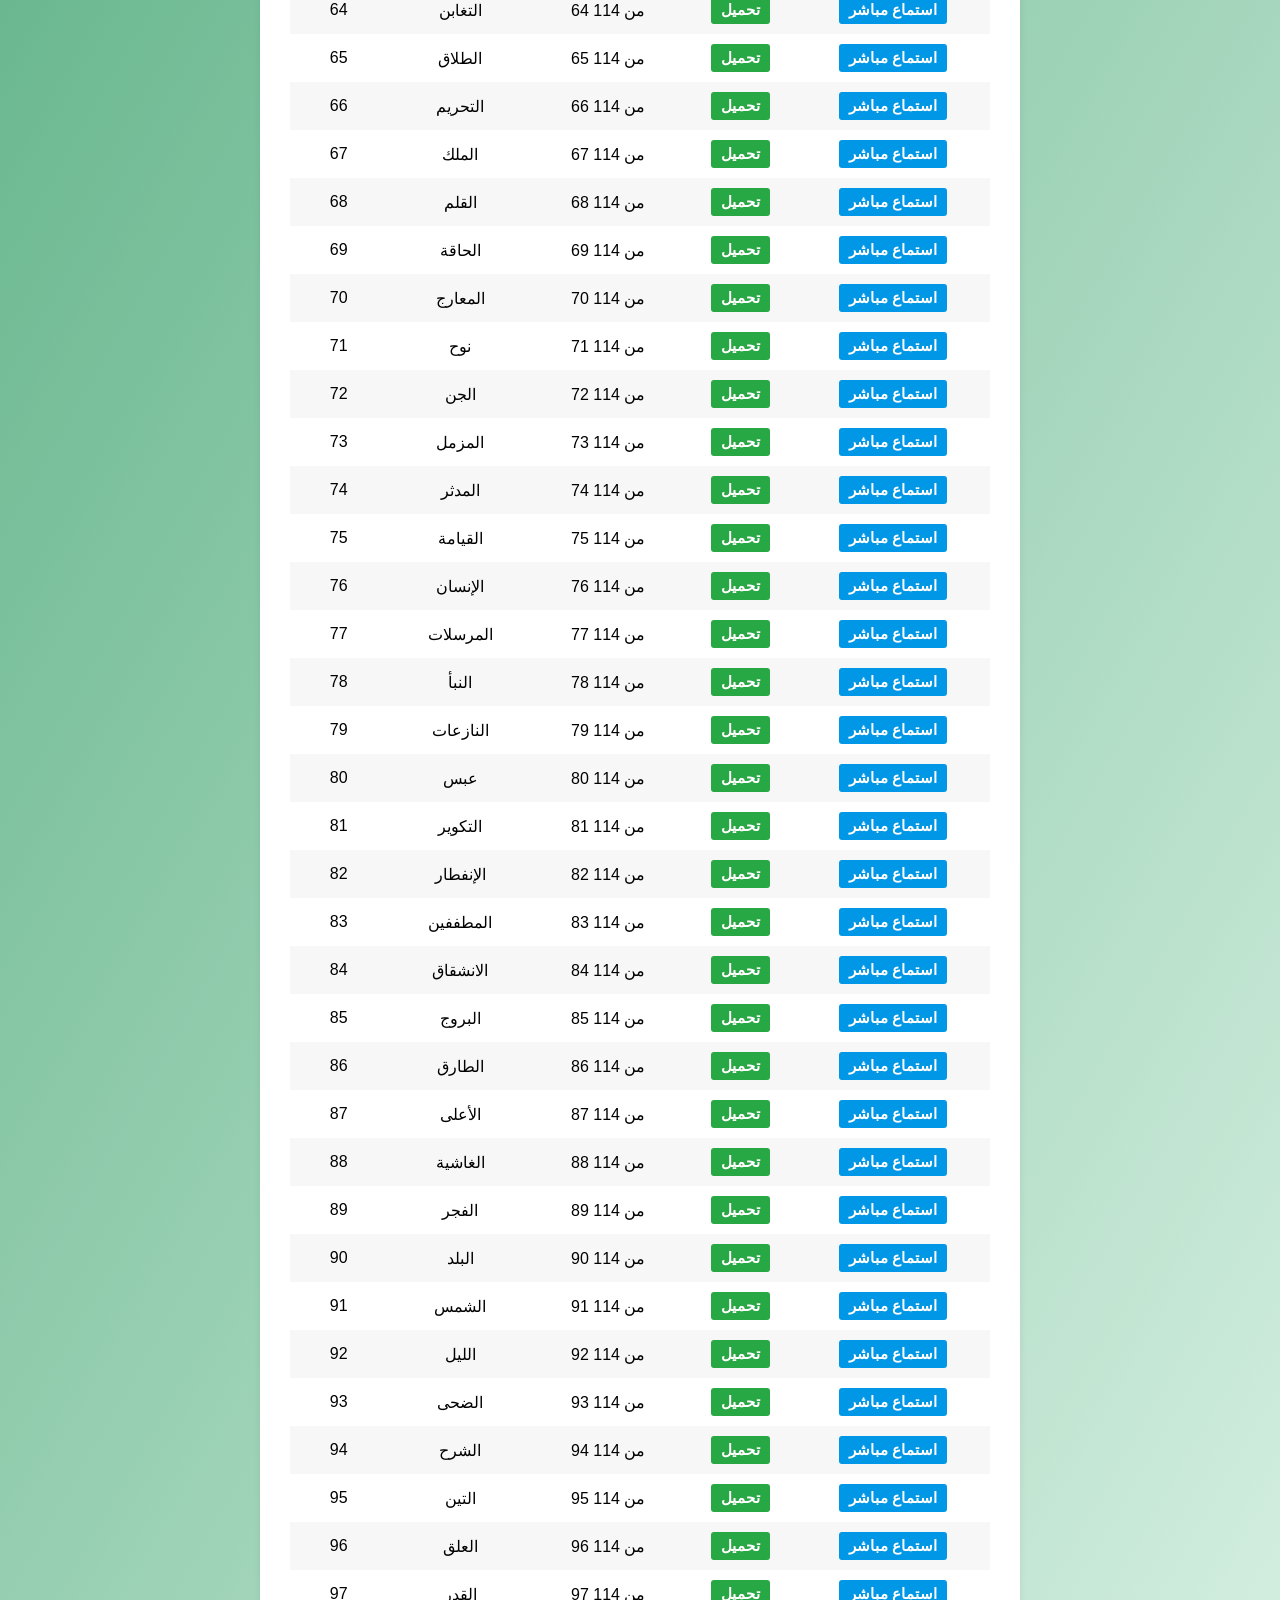
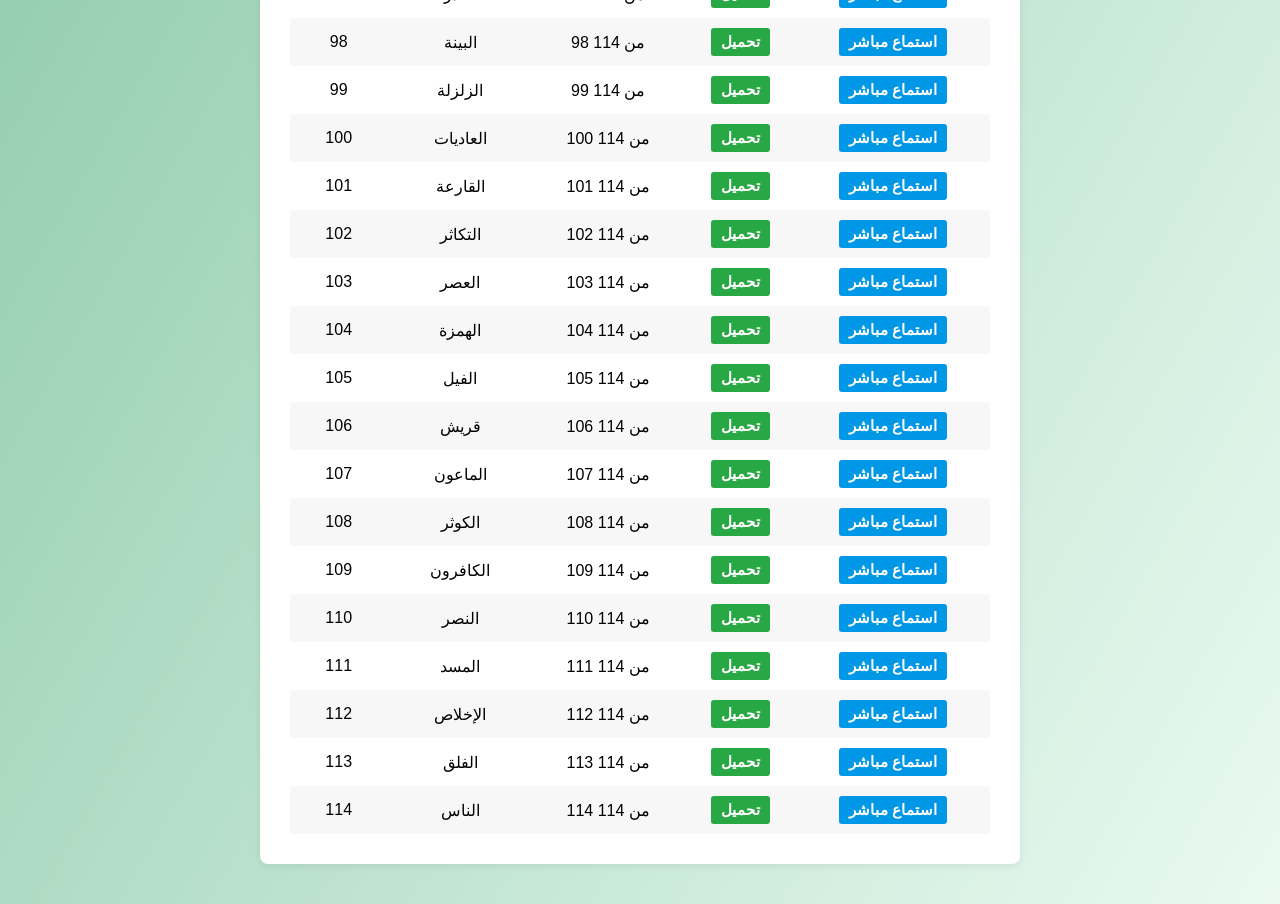
<file: quran/q-pg/alminshawi.html>
<!-- مثال لصفحة الشيخ محمد صديق المنشاوي -->
<!DOCTYPE html>
<html lang="ar">
<head>
    <meta charset="utf-8">
    <title>الشيخ محمد صديق المنشاوي - جميع السور</title>
    <meta name="viewport" content="width=device-width, initial-scale=1.0">
    <link rel="stylesheet" href="../css/styles2.css">
</head>
<body data-reciter-name="الشيخ المنشاوي" data-reciter-base="https://server10.mp3quran.net/minsh/">
    <button id="toggleSideBtn" aria-controls="side-menu" aria-expanded="true" title="إخفاء/إظهار القائمة" style="position:fixed; top:16px; right:10px; z-index:1001; background:#148b4e; color:#fff; border:none; padding:8px 12px; border-radius:20px; cursor:pointer; box-shadow:0 2px 6px rgba(0,0,0,0.12); font-weight:bold;">إخفاء القائمة</button>

<!-- أضف هذا الكود قبل <div class="container"> مباشرة لجعل القائمة الجانبية صغيرة وأنيقة -->
    <!-- أضف هذا الكود قبل <div class="container"> مباشرة لجعل القائمة الجانبية صغيرة وأنيقة -->
<div id="side-menu" style="position:fixed; top:60px; right:10px; width:130px; max-height:70vh; overflow-y:auto; background:#fff; border-radius:8px; box-shadow:0 2px 8px rgba(0,0,0,0.10); padding:8px 4px; z-index:1000;">
    <div style="font-weight:bold; color:#148b4e; margin-bottom:8px; text-align:center; font-size:1em;">السور</div>
    <ul id="surah-list" style="list-style:none; padding:0; margin:0;">
        <!-- سيتم ملء القائمة تلقائياً بالسكريبت -->
    </ul>
</div>
<div class="container">
    <div class="header-row">
        <span class="reciter-name">الشيخ المنشاوي</span>
          </div>
          
        <table>
            <thead>
                <tr>
                    <th>الترتيب</th>
                    <th>اسم السورة</th>
                    <th>من 114</th>
                    <th>تحميل</th>
                    <th>استمع</th>
                </tr>
            </thead>
        <tbody id="surah-table-body"> <!-- سيتم ملء الجدول تلقائياً بالسكريبت -->
            <!-- تم استبدال الصفوف الثابتة بإنشاء ديناميكي للصفوف بواسطة جافاسكربت -->
        </tbody>
        </table>
        <!-- شريط تنقل بين السور -->
    <div id="audio-controls" style="margin: 30px auto 0; text-align: center;">
            <button id="prevBtn" style="padding:8px 18px; border-radius:18px; background:#0097e6; color:#fff; border:none; font-weight:bold; font-size:1em; margin:0 8px; cursor:pointer;">السورة السابقة</button>
            <button id="playPauseBtn" style="padding:8px 18px; border-radius:18px; background:#44bd32; color:#fff; border:none; font-weight:bold; font-size:1em; margin:0 8px; cursor:pointer;">تشغيل</button>
            <button id="nextBtn" style="padding:8px 18px; border-radius:18px; background:#0097e6; color:#fff; border:none; font-weight:bold; font-size:1em; margin:0 8px; cursor:pointer;">السورة التالية</button>
            <div style="margin-top:12px;">
                <span id="currentSurah" style="font-weight:bold; color:#148b4e;"></span>
            </div>
            <audio id="mainAudio" style="margin-top:15px; width:90%;" controls>
                <source id="audioSource" src="https://server10.mp3quran.net/minsh/001.mp3" type="audio/mpeg">
                متصفحك لا يدعم تشغيل الصوت.
            </audio>
        </div>
        <script src="../js/surah-player.js"></script>
    </div>
</body>
</html>
</file>
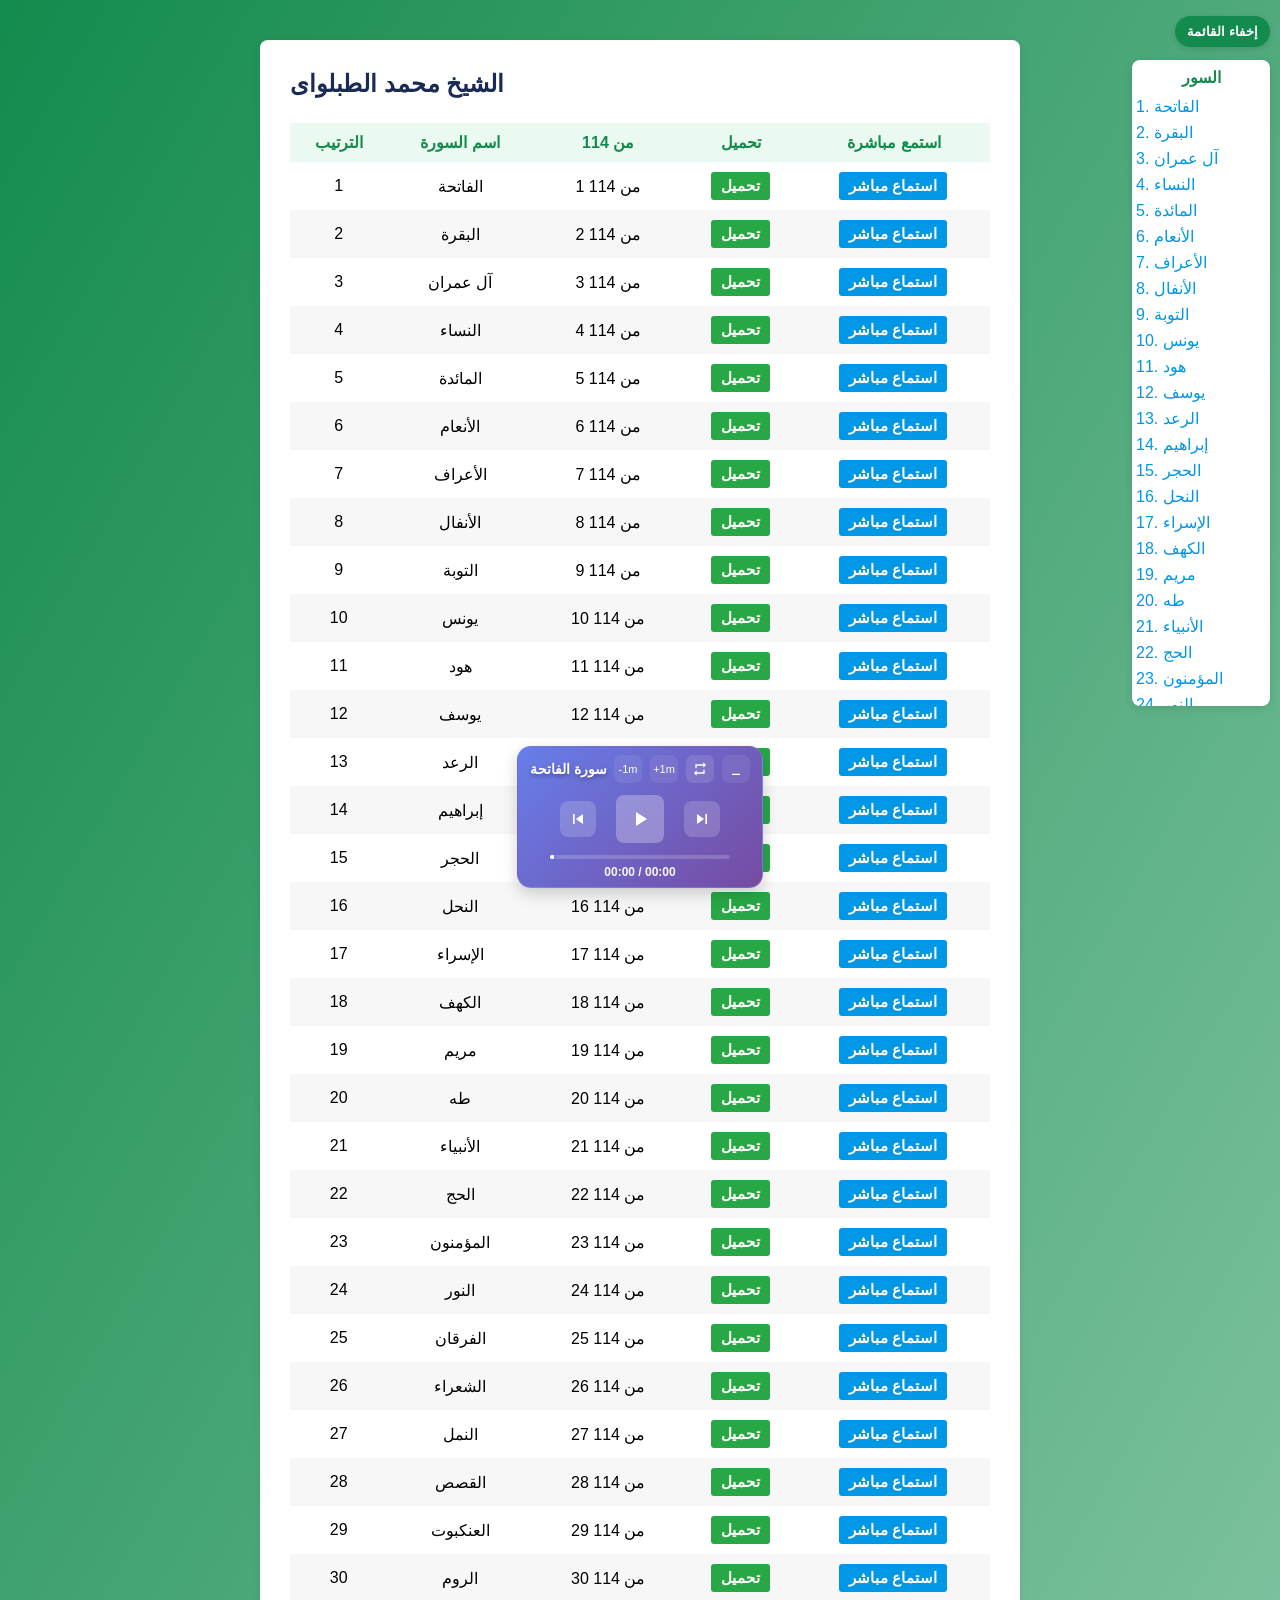
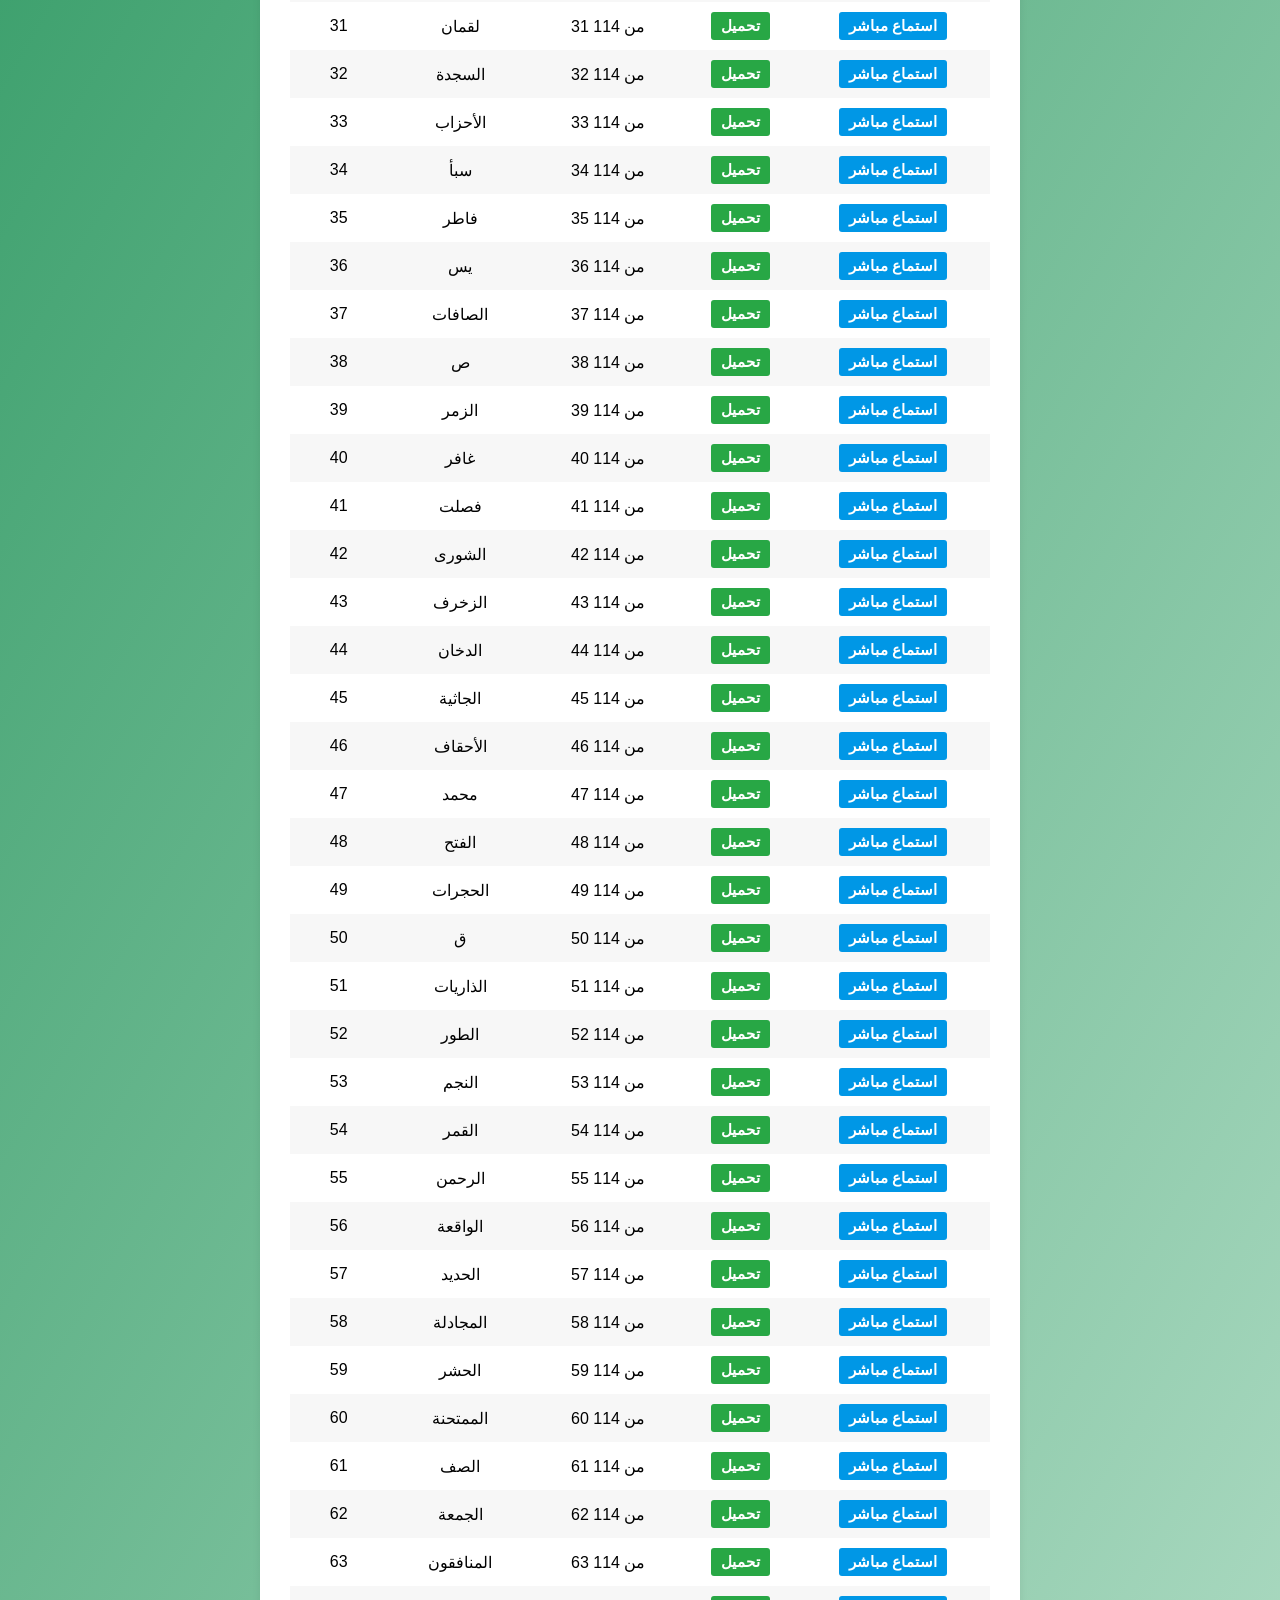
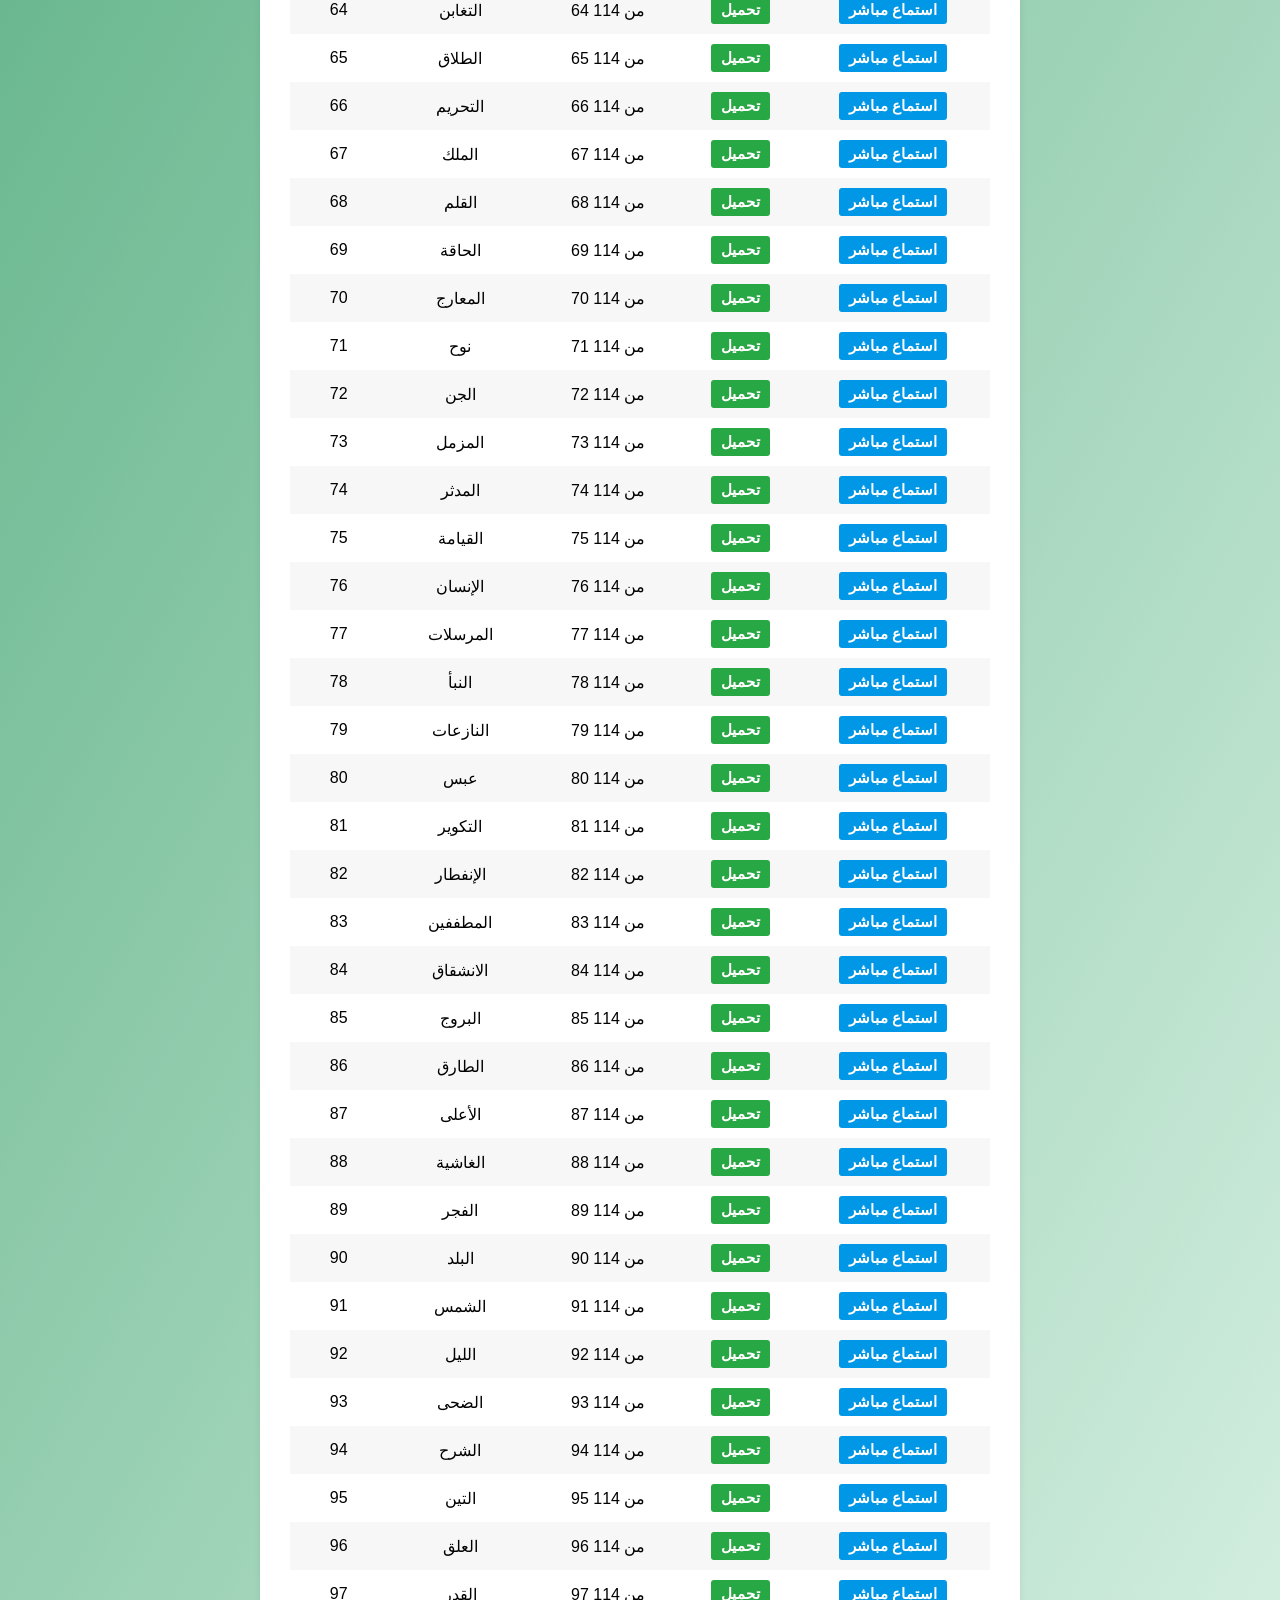
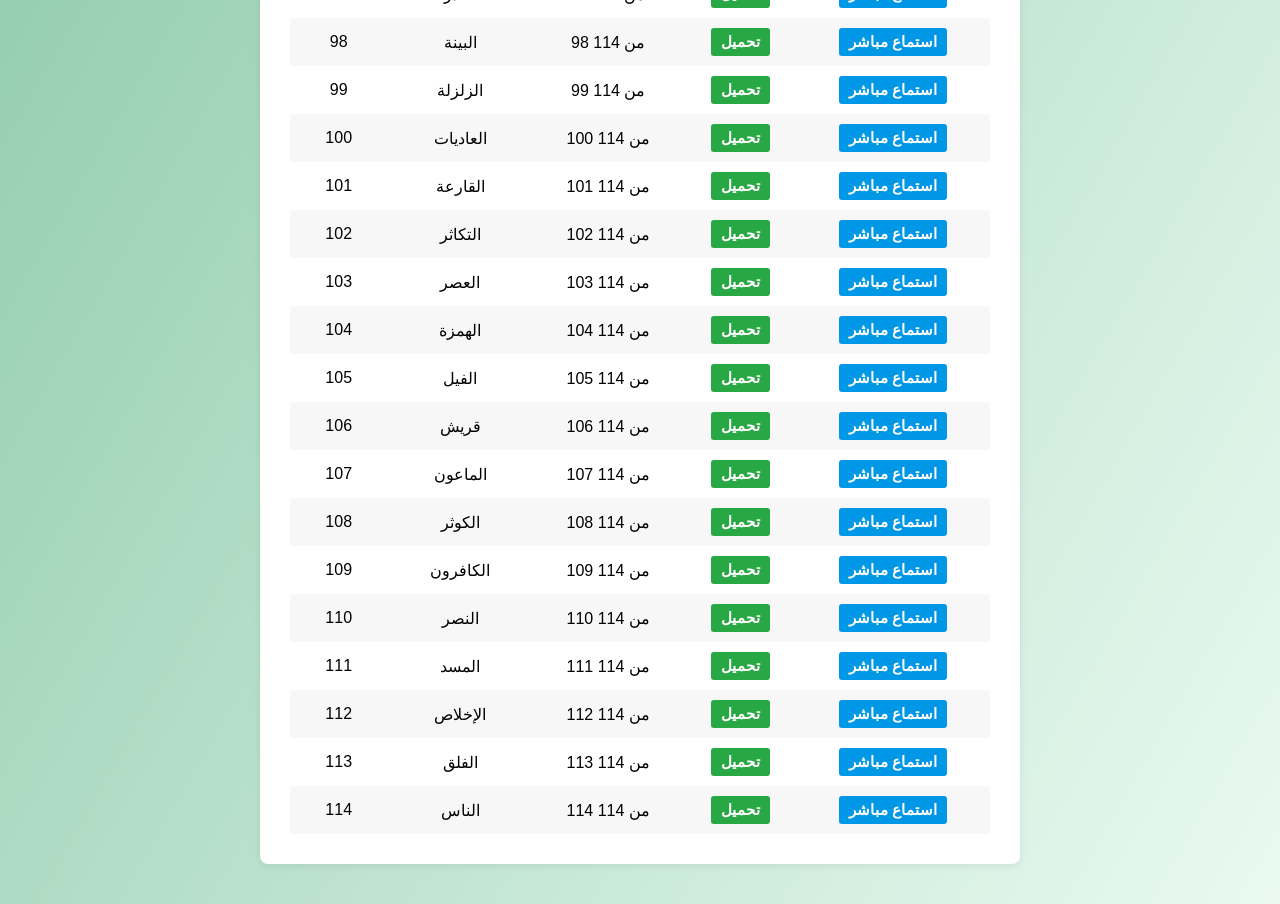
<file: quran/q-pg/altabluaa.html>
<!DOCTYPE html>
<html lang="ar">
<head>
    <meta charset="utf-8">
    <title>الشيخ محمد الطبلواى  - جميع السور</title>
    <meta name="viewport" content="width=device-width, initial-scale=1.0">
    <link rel="stylesheet" href="../css/styles2.css">
</head>
<body data-reciter-name="الشيخ محمد الطبلواى" data-reciter-base="https://server12.mp3quran.net/tblawi/">
    <!-- زر تبديل إخفاء/إظهار القائمة الجانبية (عائم) -->
    <button id="toggleSideBtn" aria-controls="side-menu" aria-expanded="true" title="إخفاء/إظهار القائمة" style="position:fixed; top:16px; right:10px; z-index:1001; background:#148b4e; color:#fff; border:none; padding:8px 12px; border-radius:20px; cursor:pointer; box-shadow:0 2px 6px rgba(0,0,0,0.12); font-weight:bold;">إخفاء القائمة</button>
<div id="side-menu" style="position:fixed; top:60px; right:10px; width:130px; max-height:70vh; overflow-y:auto; background:#fff; border-radius:8px; box-shadow:0 2px 8px rgba(0,0,0,0.10); padding:8px 4px; z-index:1000;">
    <div style="font-weight:bold; color:#148b4e; margin-bottom:8px; text-align:center; font-size:1em;">السور</div>
    <ul id="surah-list" style="list-style:none; padding:0; margin:0;"></ul>
</div>
</div>
<div class="container">
    <div class="header-row">
        <span class="reciter-name">الشيخ محمد الطبلواى </span>
    </div>
 
    <table>
        <thead>
            <tr>
                <th>الترتيب</th>
                <th>اسم السورة</th>
                <th>من 114</th>
                <th>تحميل</th>
                <th>استمع مباشرة</th>
            </tr>
        </thead>
        <tbody id="surah-table-body">
            <!-- rows will be filled dynamically by the script using the `surahs` array -->
        </tbody>
    </table>
    <div id="audio-controls" style="margin: 30px auto 0; text-align: center;">
        <button id="prevBtn" style="padding:8px 18px; border-radius:18px; background:#0097e6; color:#fff; border:none; font-weight:bold; font-size:1em; margin:0 8px; cursor:pointer;">السورة السابقة</button>
        <button id="playPauseBtn" style="padding:8px 18px; border-radius:18px; background:#44bd32; color:#fff; border:none; font-weight:bold; font-size:1em; margin:0 8px; cursor:pointer;">تشغيل</button>
        <button id="nextBtn" style="padding:8px 18px; border-radius:18px; background:#0097e6; color:#fff; border:none; font-weight:bold; font-size:1em; margin:0 8px; cursor:pointer;">السورة التالية</button>
        <div style="margin-top:12px;">
            <span id="currentSurah" style="font-weight:bold; color:#148b4e;"></span>
        </div>
        <audio id="mainAudio" style="margin-top:15px; width:90%;" controls>
            <source id="audioSource" src="https://server12.mp3quran.net/tblawi/001.mp3" type="audio/mpeg">
            متصفحك لا يدعم تشغيل الصوت.
        </audio>
    </div>
    <script src="../js/surah-player.js"></script>
</body>
</html>
</file>
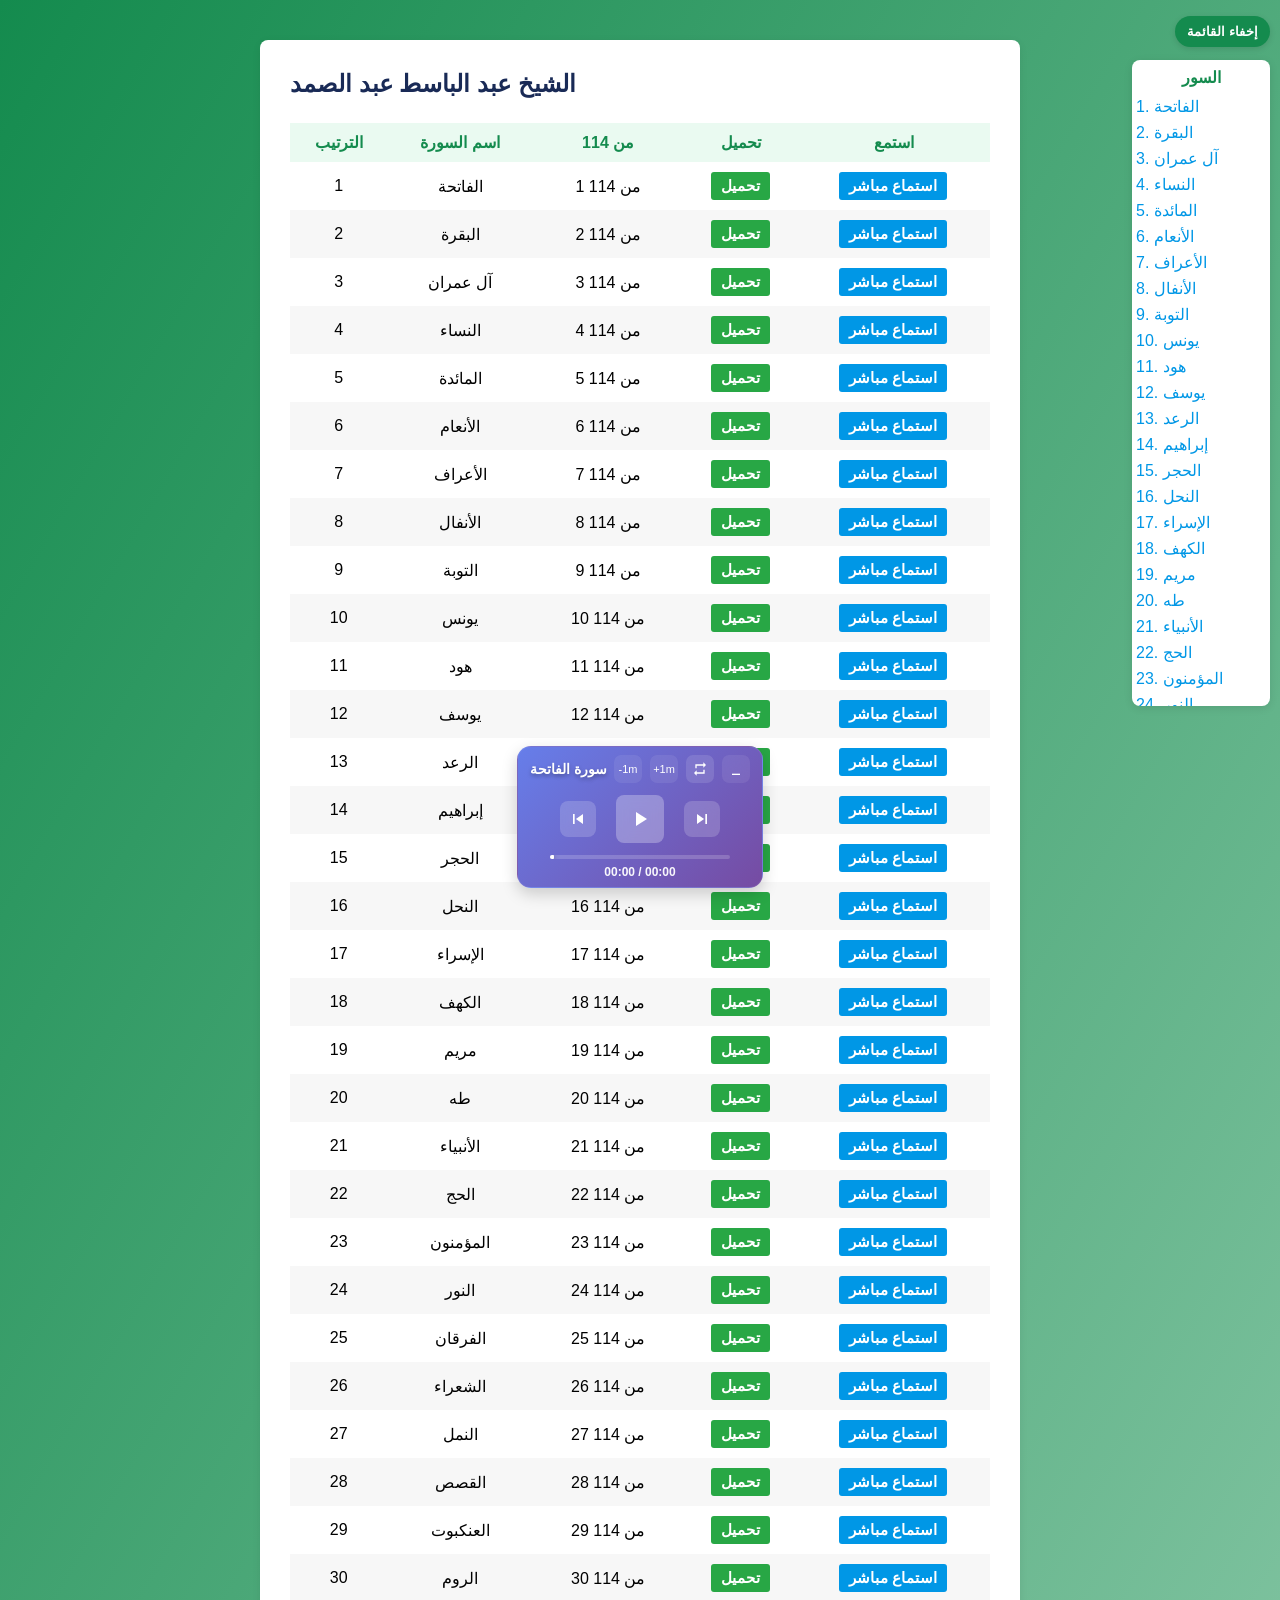
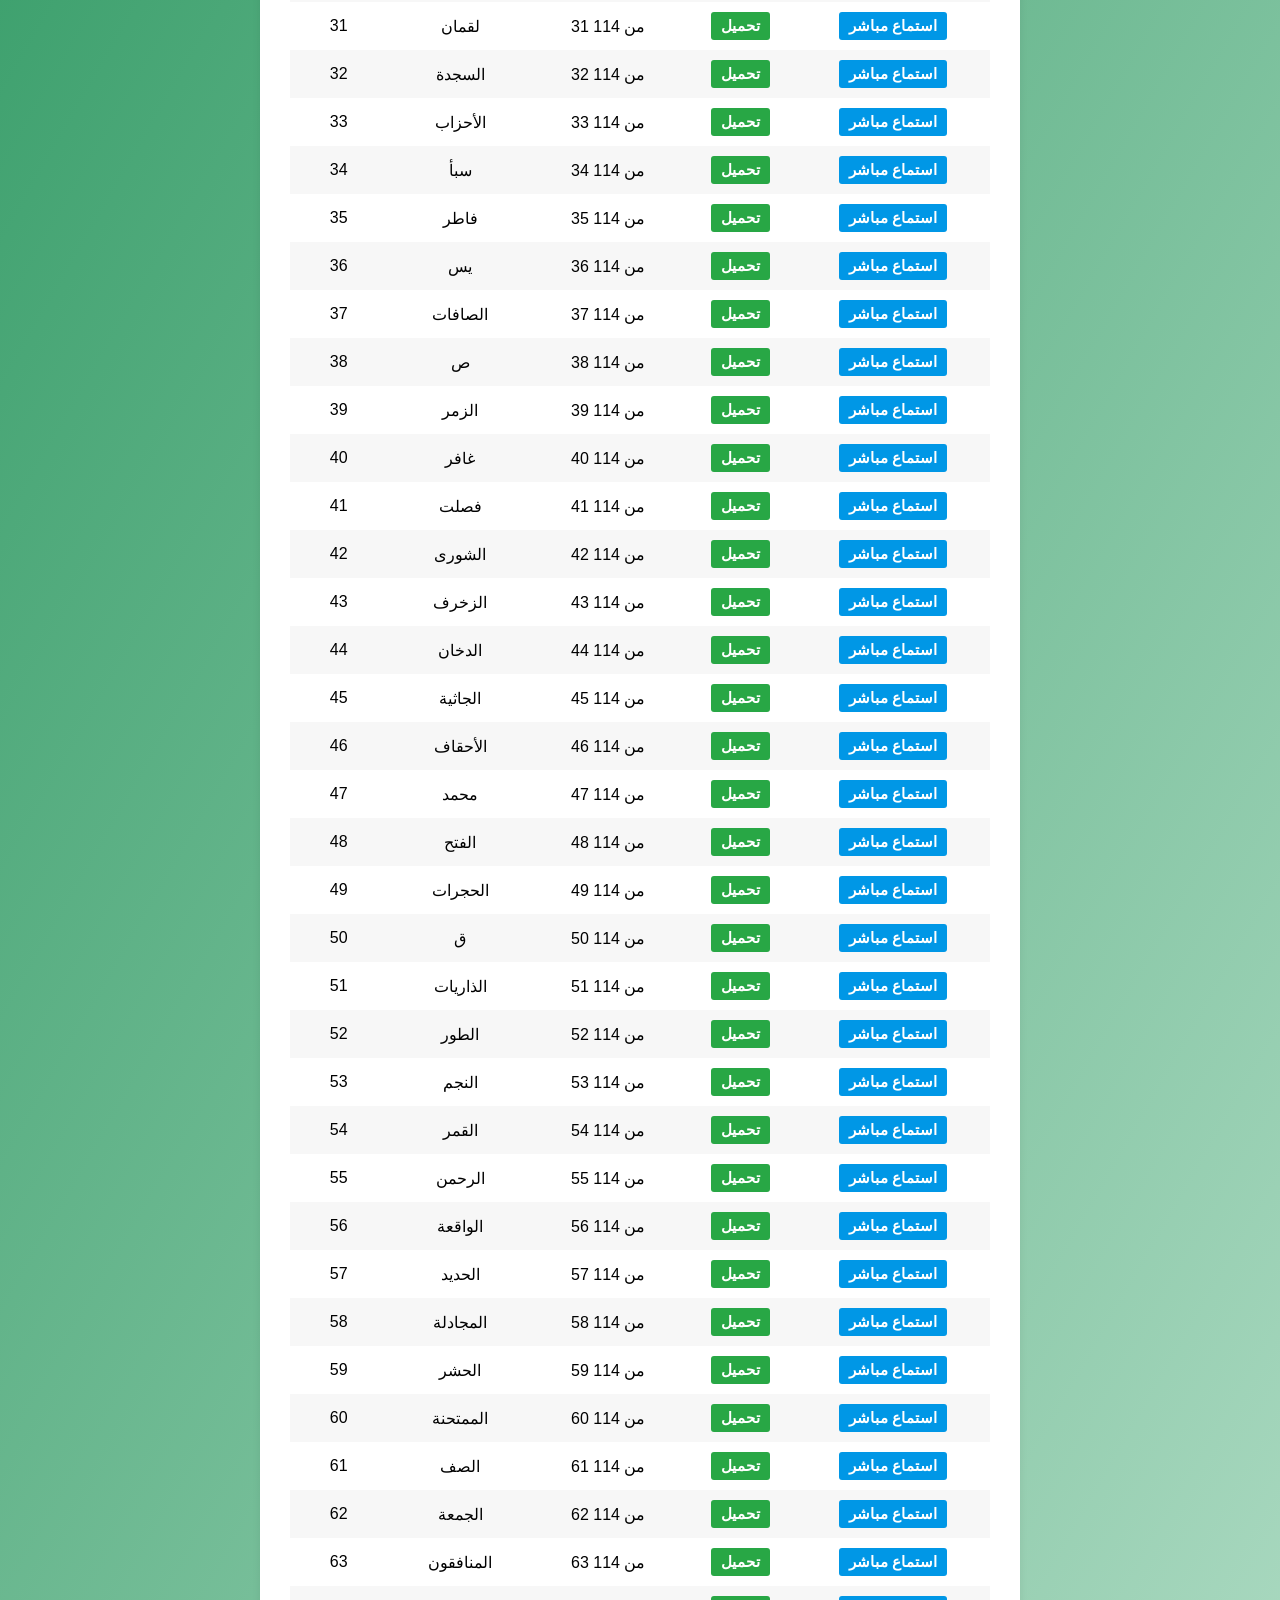
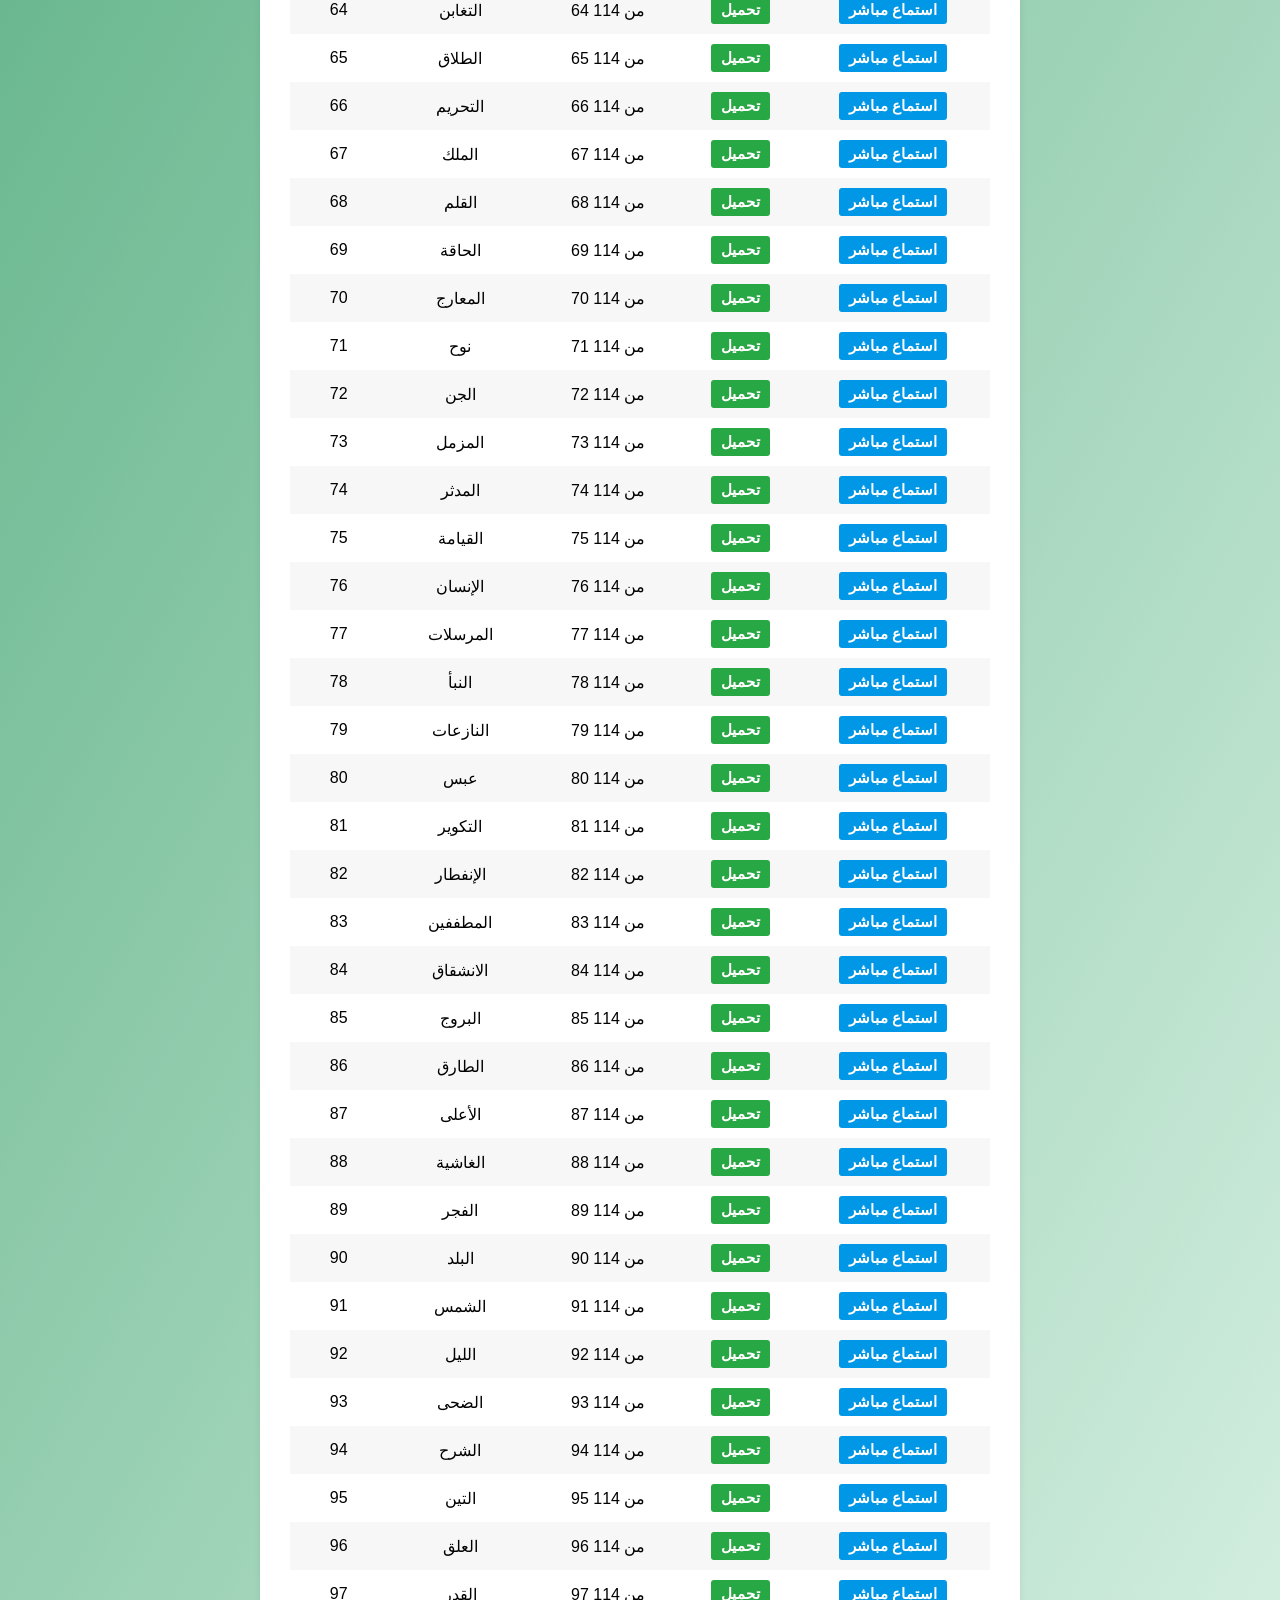
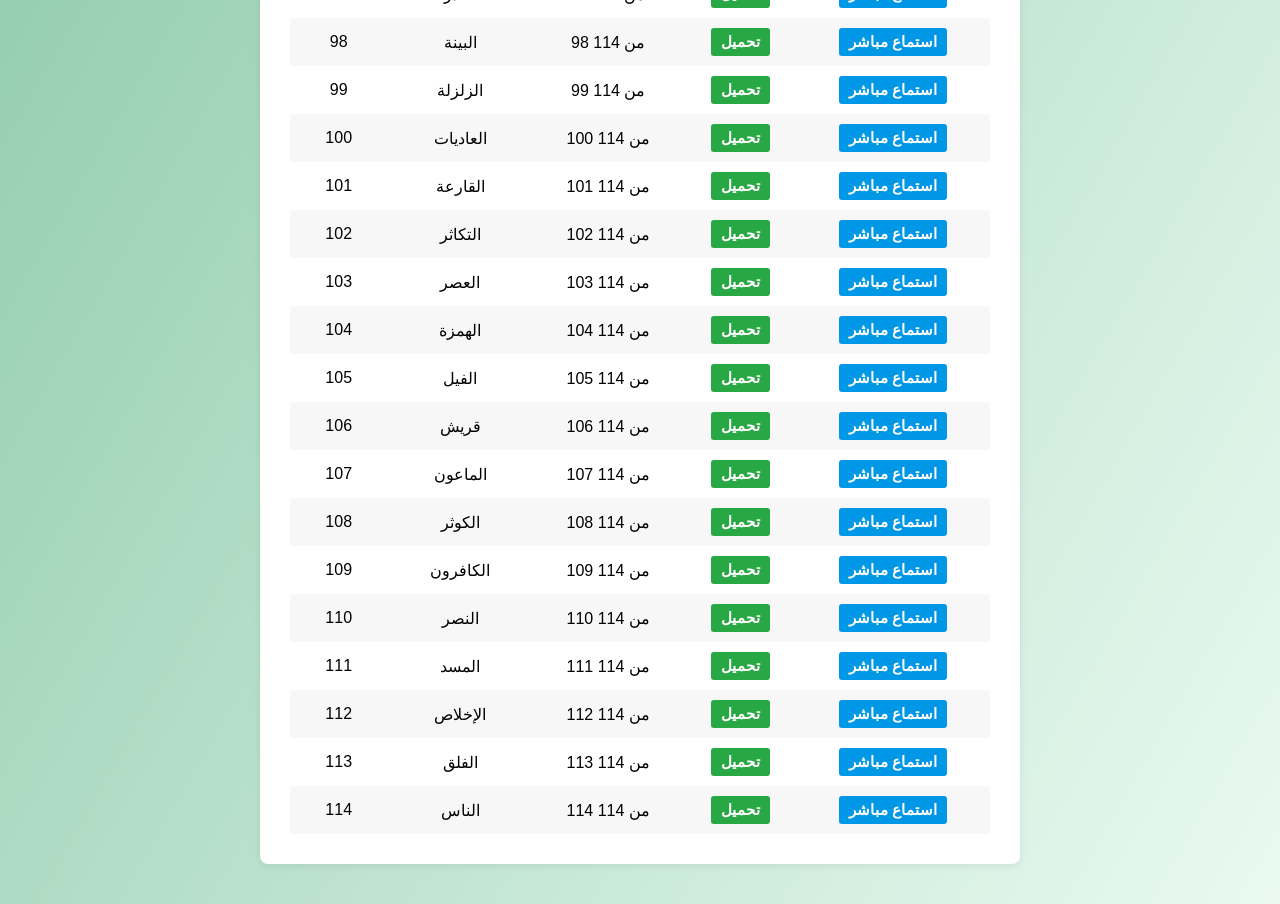
<file: quran/q-pg/eabd-albasit.html>
<!DOCTYPE html>
<html lang="ar">
<head>
    <meta charset="utf-8">
    <title>الشيخ عبد الباسط عبد الصمد - جميع السور</title>
    <meta name="viewport" content="width=device-width, initial-scale=1.0">
    <link rel="stylesheet" href="../css/styles2.css">
</head>
<body data-reciter-name="الشيخ عبد الباسط عبد الصمد" data-reciter-base="https://archive.org/download/rabieaaa2018_yahoo_0022355/">
    <button id="toggleSideBtn" aria-controls="side-menu" aria-expanded="true" title="إخفاء/إظهار القائمة" style="position:fixed; top:16px; right:10px; z-index:1001; background:#148b4e; color:#fff; border:none; padding:8px 12px; border-radius:20px; cursor:pointer; box-shadow:0 2px 6px rgba(0,0,0,0.12); font-weight:bold;">إخفاء القائمة</button>

    <div id="side-menu" style="position:fixed; top:60px; right:10px; width:130px; max-height:70vh; overflow-y:auto; background:#fff; border-radius:8px; box-shadow:0 2px 8px rgba(0,0,0,0.10); padding:8px 4px; z-index:1000;">
        <div style="font-weight:bold; color:#148b4e; margin-bottom:8px; text-align:center; font-size:1em;">السور</div>
        <ul id="surah-list" style="list-style:none; padding:0; margin:0;"></ul>
    </div>

    <div class="container">
        <div class="header-row">
            <span class="reciter-name">الشيخ عبد الباسط عبد الصمد</span>
        </div>

      

        <table>
            <thead>
                <tr>
                    <th>الترتيب</th>
                    <th>اسم السورة</th>
                    <th>من 114</th>
                    <th>تحميل</th>
                    <th>استمع</th>
                </tr>
            </thead>
            <tbody id="surah-table-body"> <!-- سيتم ملء الجدول تلقائياً بالسكريبت -->
            </tbody>
        </table>

        <div id="audio-controls" style="margin: 30px auto 0; text-align: center;">
            <button id="prevBtn" style="padding:8px 18px; border-radius:18px; background:#0097e6; color:#fff; border:none; font-weight:bold; font-size:1em; margin:0 8px; cursor:pointer;">السورة السابقة</button>
            <button id="playPauseBtn" style="padding:8px 18px; border-radius:18px; background:#44bd32; color:#fff; border:none; font-weight:bold; font-size:1em; margin:0 8px; cursor:pointer;">تشغيل</button>
            <button id="nextBtn" style="padding:8px 18px; border-radius:18px; background:#0097e6; color:#fff; border:none; font-weight:bold; font-size:1em; margin:0 8px; cursor:pointer;">السورة التالية</button>
            <div style="margin-top:12px;">
                <span id="currentSurah" style="font-weight:bold; color:#148b4e;"></span>
            </div>
            <audio id="mainAudio" style="margin-top:15px; width:90%;" controls>
                <source id="audioSource" src="https://archive.org/download/rabieaaa2018_yahoo_0022355/001.mp3" type="audio/mpeg">
                متصفحك لا يدعم تشغيل الصوت.
            </audio>
        </div>

        <script src="../js/surah-player.js"></script>
    </div>
</body>
</html>
</file>
<file: css/index.css>
/* index */
        * {
            margin: 0;
            padding: 0;
            box-sizing: border-box;
            font-family: 'Segoe UI', Tahoma, Geneva, Verdana, sans-serif;
        }
        
        :root {
            --primary: #8a2be2;
            --secondary: #4b0082;
            --accent: #00bfff;
            --dark: #0a0a1a;
            --light: #f0f8ff;
        }
        
        body {
            background-color: var(--dark);
            color: var(--light);
            line-height: 1.6;
            overflow-x: hidden;
            background-image: 
                radial-gradient(white, rgba(255,255,255,.2) 2px, transparent 4px),
                radial-gradient(white, rgba(255,255,255,.15) 1px, transparent 3px),
                radial-gradient(white, rgba(255,255,255,.1) 2px, transparent 4px);
            background-size: 550px 550px, 350px 350px, 250px 250px;
            background-position: 0 0, 40px 60px, 130px 270px;
        }
        
        .container {
            width: 90%;
            max-width: 1200px;
            margin: 0 auto;
            padding: 20px;
        }
        
        /* Header Styles */
        header {
            padding: 20px 0;
            position: relative;
            z-index: 10;
        }
        
        .logo {
            font-size: 2rem;
            font-weight: bold;
            color: var(--accent);
            text-shadow: 0 0 10px var(--accent);
            margin-bottom: 10px;
        }
        
        .tagline {
            color: var(--light);
            font-size: 1.2rem;
            opacity: 0.8;
        }
        
        /* Navigation */
        nav {
            margin: 20px 0;
        }
        
        nav ul {
            display: flex;
            list-style: none;
            flex-wrap: wrap;
            gap: 15px;
        }
        
        nav a {
            color: var(--light);
            text-decoration: none;
            padding: 8px 15px;
            border-radius: 20px;
            transition: all 0.3s ease;
            border: 1px solid rgba(138, 43, 226, 0.3);
        }
        
        nav a:hover {
            background-color: var(--primary);
            box-shadow: 0 0 15px var(--primary);
        }
        
        /* Hero Section */
        .hero {
            text-align: center;
            padding: 80px 0;
            position: relative;
        }
        
        .hero::before {
            content: '';
            position: absolute;
            top: 0;
            left: 0;
            width: 100%;
            height: 100%;
            background: radial-gradient(circle at center, rgba(138, 43, 226, 0.2) 0%, transparent 70%);
            z-index: -1;
        }
        
        .hero h1 {
            font-size: 3.5rem;
            margin-bottom: 20px;
            background: linear-gradient(45deg, var(--accent), var(--primary));
            -webkit-background-clip: text;
            background-clip: text;
            color: transparent;
            text-shadow: 0 0 20px rgba(138, 43, 226, 0.5);
        }
        
        .hero p {
            font-size: 1.2rem;
            max-width: 700px;
            margin: 0 auto 30px;
            color: #ccc;
        }
        
        .cta-button {
            display: inline-block;
            padding: 12px 30px;
            background: linear-gradient(45deg, var(--primary), var(--accent));
            color: white;
            text-decoration: none;
            border-radius: 30px;
            font-weight: bold;
            transition: all 0.3s ease;
            box-shadow: 0 0 20px rgba(138, 43, 226, 0.5);
        }
        
        .cta-button:hover {
            transform: translateY(-3px);
            box-shadow: 0 0 30px rgba(138, 43, 226, 0.8);
        }
        
        /* Projects Section */
        .projects {
            padding: 80px 0;
        }
        
        .section-title {
            text-align: center;
            font-size: 2.5rem;
            margin-bottom: 50px;
            color: var(--accent);
            position: relative;
        }
        
        .section-title::after {
            content: '';
            display: block;
            width: 100px;
            height: 3px;
            background: linear-gradient(45deg, var(--primary), var(--accent));
            margin: 10px auto;
            border-radius: 3px;
        }
        
        .projects-grid {
            display: grid;
            grid-template-columns: repeat(auto-fill, minmax(300px, 1fr));
            gap: 30px;
        }
        
        .project-card {
            background: rgba(10, 10, 30, 0.7);
            border-radius: 15px;
            overflow: hidden;
            transition: all 0.3s ease;
            border: 1px solid rgba(138, 43, 226, 0.3);
            backdrop-filter: blur(10px);
        }
        
        .project-card:hover {
            transform: translateY(-10px);
            box-shadow: 0 10px 30px rgba(138, 43, 226, 0.3);
            border-color: var(--primary);
        }
          .project-image {
            height: 200px;
            background: linear-gradient(45deg, var(--secondary), var(--primary));
            display: flex;
            align-items: center;
            justify-content: center;
            color: white;
            font-size: 3rem;
        }
        
        .project-content {
            padding: 20px;
        }
        
        .project-title {
            font-size: 1.5rem;
            margin-bottom: 10px;
            color: var(--accent);
        }
        
        .project-description {
            color: #ccc;
            margin-bottom: 15px;
        }
        
        
       .project-link {
           display: block;
           text-align: center;
           width: 100%;
           padding: 12px 0;
           background: linear-gradient(45deg, var(--primary), var(--accent));
           color: white !important;
           border-radius: 12px; /* مربع ناعم */
           font-weight: bold;
           text-decoration: none;
           margin-top: 10px;
           transition: 0.3s ease;
           box-shadow: 0 0 15px rgba(138, 43, 226, 0.4);
       }

           .project-link:hover {
           transform: translateY(-3px);
           box-shadow: 0 0 25px rgba(138, 43, 226, 0.7);
           background: linear-gradient(45deg, var(--accent), var(--primary));
       }

        
      
        /* Health Section - Placeholder */
        .health-section {
            padding: 80px 0;
            text-align: center;
            background: rgba(10, 10, 30, 0.5);
            margin: 40px 0;
            border-radius: 15px;
            border: 1px dashed rgba(138, 43, 226, 0.5);
        }
        
        .health-section h2 {
            font-size: 2rem;
            margin-bottom: 20px;
            color: var(--accent);
        }
        
        .health-section p {
            max-width: 600px;
            margin: 0 auto;
            color: #aaa;
        }
        
        /* About Section */
        .about {
            padding: 80px 0;
        }
        
        .about-content {
            display: flex;
            align-items: center;
            gap: 40px;
            flex-wrap: wrap;
        }
        
        .about-text {
            flex: 1;
            min-width: 300px;
        }
        
        .about-text h2 {
            font-size: 2.5rem;
            margin-bottom: 20px;
            color: var(--accent);
        }
        
        .about-text p {
            margin-bottom: 15px;
            color: #ccc;
        }
        
        .about-image {
            flex: 1;
            min-width: 300px;
            height: 400px;
            background: linear-gradient(45deg, var(--secondary), var(--primary));
            border-radius: 15px;
            display: flex;
            align-items: center;
            justify-content: center;
            font-size: 5rem;
            color: white;
            box-shadow: 0 10px 30px rgba(138, 43, 226, 0.3);
        }
        
        /* Footer */
        footer {
            background: rgba(10, 10, 30, 0.8);
            padding: 40px 0;
            text-align: center;
            margin-top: 60px;
            border-top: 1px solid rgba(138, 43, 226, 0.3);
        }
        
        .social-links {
            display: flex;
            justify-content: center;
            gap: 20px;
            margin: 20px 0;
        }
        
        .social-links a {
            display: inline-block;
            width: 40px;
            height: 40px;
            background: rgba(138, 43, 226, 0.2);
            border-radius: 50%;
            display: flex;
            align-items: center;
            justify-content: center;
            color: var(--light);
            text-decoration: none;
            transition: all 0.3s ease;
        }
        
        .social-links a:hover {
            background: var(--primary);
            transform: translateY(-5px);
        }
        
        .copyright {
            color: #aaa;
            margin-top: 20px;
        }
        
        /* Responsive Design */
        @media (max-width: 768px) {
            .hero h1 {
                font-size: 2.5rem;
            }
            
            .section-title {
                font-size: 2rem;
            }
            
            nav ul {
                justify-content: center;
            }
            
            .about-content {
                flex-direction: column;
            }
        }
        
        /* Animations */
        @keyframes float {
            0%, 100% {
                transform: translateY(0);
            }
            50% {
                transform: translateY(-10px);
            }
        }
        
        .floating {
            animation: float 5s ease-in-out infinite;
        }
        
        /* Scrollbar */
        ::-webkit-scrollbar {
            width: 8px;
        }
        
        ::-webkit-scrollbar-track {
            background: var(--dark);
        }
        
        ::-webkit-scrollbar-thumb {
            background: var(--primary);
            border-radius: 4px;
        }
        
        ::-webkit-scrollbar-thumb:hover {
            background: var(--accent);
        }
</file>
<file: profile/css/profileme.css>
:root {
            --primary: #00f3ff;
            --secondary: #9d4edd;
            --accent: #f72585;
            --dark: #0a0a1a;
            --darker: #050510;
        }
        
        * {
            margin: 0;
            padding: 0;
            box-sizing: border-box;
            font-family: 'Segoe UI', Tahoma, Geneva, Verdana, sans-serif;
        }
        
        body {
            background-color: var(--darker);
            color: #fff;
            overflow-x: hidden;
            background-image: 
                radial-gradient(circle at 10% 20%, rgba(157, 78, 221, 0.1) 0%, transparent 20%),
                radial-gradient(circle at 90% 60%, rgba(0, 243, 255, 0.1) 0%, transparent 20%),
                radial-gradient(circle at 50% 80%, rgba(247, 37, 133, 0.05) 0%, transparent 30%);
        }
        
        .stars {
            position: fixed;
            top: 0;
            left: 0;
            width: 100%;
            height: 100%;
            z-index: -1;
        }
        
        .star {
            position: absolute;
            background-color: white;
            border-radius: 50%;
            animation: twinkle 5s infinite;
        }
        
        @keyframes twinkle {
            0%, 100% { opacity: 0.2; }
            50% { opacity: 1; }
        }
        
        .container {
            max-width: 1200px;
            margin: 0 auto;
            padding: 20px;
        }
        
        header {
            text-align: center;
            padding: 60px 20px 40px;
            position: relative;
            overflow: hidden;
        }
        
        .glow-effect {
            position: absolute;
            top: 50%;
            left: 50%;
            transform: translate(-50%, -50%);
            width: 300px;
            height: 300px;
            background: radial-gradient(circle, var(--primary) 0%, transparent 70%);
            opacity: 0.1;
            z-index: -1;
            animation: pulse 8s infinite alternate;
        }
        
        @keyframes pulse {
            0% { transform: translate(-50%, -50%) scale(0.8); opacity: 0.05; }
            100% { transform: translate(-50%, -50%) scale(1.2); opacity: 0.15; }
        }
        
        h1 {
            font-size: 3.5rem;
            margin-bottom: 10px;
            background: linear-gradient(90deg, var(--primary), var(--secondary));
            -webkit-background-clip: text;
            background-clip: text;
            color: transparent;
            text-shadow: 0 0 15px rgba(0, 243, 255, 0.5);
            animation: textGlow 3s infinite alternate;
        }
        
        @keyframes textGlow {
            0% { text-shadow: 0 0 15px rgba(0, 243, 255, 0.5); }
            100% { text-shadow: 0 0 25px rgba(0, 243, 255, 0.8), 0 0 35px rgba(157, 78, 221, 0.6); }
        }
        
        .subtitle {
            font-size: 1.5rem;
            color: #aaa;
            margin-bottom: 30px;
        }
        
        .company {
            display: inline-block;
            padding: 8px 20px;
            background: rgba(157, 78, 221, 0.2);
            border: 1px solid var(--secondary);
            border-radius: 30px;
            color: var(--secondary);
            font-size: 1.2rem;
            margin-bottom: 30px;
            backdrop-filter: blur(10px);
        }
        
        .floating-elements {
            position: absolute;
            width: 100%;
            height: 100%;
            top: 0;
            left: 0;
            pointer-events: none;
            z-index: -1;
        }
        
        .floating-element {
            position: absolute;
            background: rgba(0, 243, 255, 0.1);
            border: 1px solid rgba(0, 243, 255, 0.3);
            border-radius: 10px;
            animation: float 15s infinite linear;
        }
        
        .floating-element:nth-child(1) {
            width: 80px;
            height: 80px;
            top: 10%;
            left: 10%;
            animation-duration: 20s;
        }
        
        .floating-element:nth-child(2) {
            width: 60px;
            height: 60px;
            top: 70%;
            left: 80%;
            animation-duration: 25s;
            animation-delay: -5s;
        }
        
        .floating-element:nth-child(3) {
            width: 100px;
            height: 100px;
            top: 40%;
            left: 85%;
            animation-duration: 30s;
            animation-delay: -10s;
        }
        
        .floating-element:nth-child(4) {
            width: 70px;
            height: 70px;
            top: 80%;
            left: 15%;
            animation-duration: 18s;
            animation-delay: -7s;
        }
        
        @keyframes float {
            0% { transform: translate(0, 0) rotate(0deg); }
            25% { transform: translate(20px, 30px) rotate(90deg); }
            50% { transform: translate(0, 60px) rotate(180deg); }
            75% { transform: translate(-20px, 30px) rotate(270deg); }
            100% { transform: translate(0, 0) rotate(360deg); }
        }
        
        .main-content {
            display: grid;
            grid-template-columns: 1fr 1fr;
            gap: 30px;
            margin-top: 40px;
        }
        
        .card {
            background: rgba(10, 10, 26, 0.7);
            border: 1px solid rgba(0, 243, 255, 0.2);
            border-radius: 15px;
            padding: 25px;
            backdrop-filter: blur(10px);
            transition: all 0.3s ease;
            position: relative;
            overflow: hidden;
        }
        
        .card::before {
            content: '';
            position: absolute;
            top: 0;
            left: 0;
            width: 100%;
            height: 3px;
            background: linear-gradient(90deg, var(--primary), var(--secondary));
        }
        
        .card:hover {
            transform: translateY(-10px);
            box-shadow: 0 10px 30px rgba(0, 243, 255, 0.2);
            border-color: var(--primary);
        }
        
        .card h2 {
            color: var(--primary);
            margin-bottom: 20px;
            font-size: 1.8rem;
            display: flex;
            align-items: center;
        }
        
        .card h2 i {
            margin-left: 10px;
        }
        
        .about p {
            line-height: 1.6;
            color: #ccc;
            font-size: 1.1rem;
        }
        
        .skills-list {
            list-style: none;
        }
        
        .skill {
            margin-bottom: 25px;
        }
        
        .skill-info {
            display: flex;
            justify-content: space-between;
            margin-bottom: 8px;
        }
        
        .skill-name {
            color: #eee;
        }
        
        .skill-percentage {
            color: var(--primary);
            font-weight: bold;
        }
        
        .skill-bar {
            height: 10px;
            background: rgba(255, 255, 255, 0.1);
            border-radius: 5px;
            overflow: hidden;
            position: relative;
        }
        
        .skill-progress {
            height: 100%;
            border-radius: 5px;
            background: linear-gradient(90deg, var(--primary), var(--secondary));
            position: relative;
            width: 0;
            transition: width 1.5s ease-in-out;
        }
        
        .skill-progress::after {
            content: '';
            position: absolute;
            top: 0;
            left: 0;
            width: 100%;
            height: 100%;
            background: linear-gradient(90deg, transparent, rgba(255, 255, 255, 0.4), transparent);
            animation: shine 2s infinite;
        }
        
        @keyframes shine {
            0% { transform: translateX(-100%); }
            100% { transform: translateX(100%); }
        }
        
        .interests {
            display: flex;
            flex-wrap: wrap;
            gap: 15px;
            margin-top: 15px;
        }
        
        .interest {
            padding: 10px 20px;
            background: rgba(247, 37, 133, 0.1);
            border: 1px solid rgba(247, 37, 133, 0.3);
            border-radius: 30px;
            color: #f5f5f5;
            font-size: 0.9rem;
            transition: all 0.3s ease;
        }
        
        .interest:hover {
            background: rgba(247, 37, 133, 0.2);
            transform: scale(1.05);
        }
        
        .contact {
            text-align: center;
            margin-top: 50px;
            padding: 40px 20px;
        }
        
        .contact-btn {
            display: inline-block;
            padding: 15px 40px;
            background: linear-gradient(90deg, var(--primary), var(--secondary));
            color: var(--dark);
            text-decoration: none;
            border-radius: 30px;
            font-weight: bold;
            font-size: 1.2rem;
            transition: all 0.3s ease;
            position: relative;
            overflow: hidden;
        }
        
        .contact-btn::before {
            content: '';
            position: absolute;
            top: 0;
            left: -100%;
            width: 100%;
            height: 100%;
            background: linear-gradient(90deg, transparent, rgba(255, 255, 255, 0.3), transparent);
            transition: all 0.5s ease;
        }
        
        .contact-btn:hover {
            transform: scale(1.05);
            box-shadow: 0 5px 20px rgba(0, 243, 255, 0.5);
        }
        
        .contact-btn:hover::before {
            left: 100%;
        }
        
        footer {
            text-align: center;
            padding: 30px 20px;
            margin-top: 50px;
            color: #666;
            border-top: 1px solid rgba(255, 255, 255, 0.1);
        }
        
        @media (max-width: 768px) {
            .main-content {
                grid-template-columns: 1fr;
            }
            
            h1 {
                font-size: 2.5rem;
            }
        }
</file>
<file: quran/css/quran.css>
/*quran.html*/
body {
    font-family: 'Cairo', Arial, sans-serif;
    background: linear-gradient(120deg, #148b4e 0%, #eafaf1 100%);
    margin: 0;
    padding: 0;
    min-height: 100vh;
}
.planet-bg {
    position: relative;
    width: 100vw;
    min-height: 220px;
    background: linear-gradient(120deg, #273c75 0%, #44bd32 100%);
    box-shadow: 0 2px 12px rgba(39,60,117,0.08);
    z-index: 2;
}
.planet-core {
    position: absolute;
    left: 50%;
    top: 50%;
    transform: translate(-50%,-50%);
    font-size: 4.5em;
    filter: drop-shadow(0 0 18px #44bd32cc);
    z-index: 4;
}
header {
    background: none;
    color: #ebe4e4;
    text-align: center;
    padding: 30px 0 10px 0;
    position: relative;
    z-index: 5;
    text-shadow: 0 2px 8px #192a56cc;
}
nav {
    background: #353b48;
    padding: 10px 0;
    text-align: center;
}
nav a {
    color: #fff;
    text-decoration: none;
    margin: 0 15px;
    font-weight: bold;
    transition: color 0.2s;
}
nav a:hover {
    color: #fbc531;
}
.container {
    max-width: 700px;
    margin: 30px auto;
    background: #fff;
    border-radius: 8px;
    box-shadow: 0 2px 8px rgba(0,0,0,0.07);
    padding: 30px;
}
.reciter {
    display: flex;
    align-items: center;
    justify-content: space-between;
    border-bottom: 1px solid #eee;
    padding: 18px 0;
}
.reciter:last-child {
    border-bottom: none;
}
.reciter-name {
    font-size: 1.2em;
    color: #192a56;
    font-weight: bold;
}
.enter-btn {
    background: linear-gradient(90deg, #44bd32 0%, #0097e6 100%);
    color: #fff;
    border: none;
    padding: 10px 24px;
    border-radius: 25px;
    cursor: pointer;
    font-size: 1.08em;
    font-weight: bold;
    box-shadow: 0 4px 16px rgba(68,189,50,0.10), 0 1.5px 6px rgba(0,151,230,0.10);
    transition: background 0.4s, transform 0.2s, box-shadow 0.3s;
    position: relative;
    overflow: hidden;
}
.enter-btn:hover {
    background: linear-gradient(90deg, #0097e6 0%, #44bd32 100%);
    transform: translateY(-3px) scale(1.04);
    box-shadow: 0 8px 24px rgba(0,151,230,0.13), 0 2.5px 10px rgba(68,189,50,0.13);
}
footer {
    background: #353b48;
    color: #fff;
    text-align: center;
    padding: 15px 0;
    margin-top: 40px;
}
/* رسالة الصلاة على النبي */
.modal-overlay {
    position: fixed;
    top: 0; right: 0; bottom: 0; left: 0;
    background: rgba(0,0,0,0.45);
    z-index: 9999;
    display: flex;
    align-items: center;
    justify-content: center;
}
.modal-box {
    background: #fff;
    border-radius: 16px;
    box-shadow: 0 4px 24px rgba(0,0,0,0.13);
    padding: 32px 28px 24px 28px;
    text-align: center;
    position: relative;
    min-width: 270px;
    max-width: 90vw;
}
.modal-close {
    position: absolute;
    left: 12px;
    top: 12px;
    background: #e84118;
    color: #fff;
    border: none;
    border-radius: 50%;
    width: 32px;
    height: 32px;
    font-size: 1.3em;
    cursor: pointer;
    transition: background 0.2s;
}
.modal-close:hover {
    background: #c23616;
}
.modal-title {
    font-size: 1.25em;
    color: #148b4e;
    margin-bottom: 10px;
    font-weight: bold;
}
.modal-emoji {
    font-size: 2.2em;
    margin-bottom: 10px;
}
/* لافتة غزة */
.gaza-banner {
    width: 100vw;
    background: linear-gradient(90deg, #006266 0%, #e84118 100%);
    color: #fff;
    text-align: center;
    font-size: 1.25em;
    font-weight: bold;
    letter-spacing: 1px;
    padding: 12px 0 10px 0;
    position: fixed;
    top: 0;
    right: 0;
    left: 0;
    z-index: 10000;
    box-shadow: 0 2px 12px #00626633;
    animation: gazaPulse 1.2s infinite alternate;
}
.gaza-banner span {
    display: inline-block;
    animation: gazaText 2.5s infinite alternate;
}
@keyframes gazaPulse {
    0% { filter: brightness(1) drop-shadow(0 0 0 #e84118); }
    100% { filter: brightness(1.15) drop-shadow(0 0 12px #e84118cc); }
}
@keyframes gazaText {
    0% { letter-spacing: 1px; transform: scale(1);} 
    100% { letter-spacing: 4px; transform: scale(1.07);} 
}
body {
    padding-top: 52px !important; /* حتى لا يغطي البانر الصفحة */
}

.reciters-list {
    max-height: 350px;            /* ارتفاع مناسب */
    overflow-y: auto;            /* يسمح بالتمرير */
    border: none;                /* نفّذ التصميم ككرت بدون حد صلب */
    border-radius: 14px;
    padding: 10px;               /* مسافات داخلية متناسقة */
    margin-top: 10px;
    display: flex;
    flex-direction: column;
    gap: 8px;                    /* مسافة بين كل عنصر */
    background: linear-gradient(180deg, rgba(255,255,255,0.9), rgba(255,255,255,0.75));
    box-shadow: 0 6px 18px rgba(0,0,0,0.06);
    scroll-behavior: smooth;     /* تمرير سلس */
    -webkit-overflow-scrolling: touch; /* تمرير سلس على iOS */
    overscroll-behavior: contain;
    padding-right: 6px;
}

/* Make each reciter inside the list look like a soft card */
.reciters-list .reciter {
    background: linear-gradient(180deg, #ffffff, #fbfffb);
    padding: 12px 14px;
    border-radius: 10px;
    display: flex;
    align-items: center;
    justify-content: space-between;
    gap: 12px;
    transition: transform 180ms ease, box-shadow 180ms ease, background 180ms ease;
    cursor: pointer;
    border: 1px solid rgba(0,0,0,0.04);
}

.reciters-list .reciter:hover {
    transform: translateY(-4px);
    box-shadow: 0 10px 24px rgba(0,0,0,0.08);
    background: linear-gradient(180deg, #ffffff, #f7fff7);
}

.reciters-list .reciter:active {
    transform: translateY(-1px) scale(0.998);
}

.reciters-list .reciter .reciter-name {
    color: #0f3f22; /* deeper green for contrast */
    font-weight: 700;
}

/* Refined scrollbar appearance */
.reciters-list::-webkit-scrollbar {
    width: 7px;
}
.reciters-list::-webkit-scrollbar-track {
    background: transparent;
}
.reciters-list::-webkit-scrollbar-thumb {
    background: linear-gradient(180deg, #6fdc8a, #44bd32);
    border-radius: 10px;
    border: 2px solid rgba(255,255,255,0.6);
}
.reciters-list::-webkit-scrollbar-thumb:hover {
    background: linear-gradient(180deg, #4fc36f, #009432);
}
.creator-btn {
  display: inline-block;
  padding: 10px 22px;
  background: linear-gradient(90deg, #00eaff, #0078ff);
  color: #fff;
  text-decoration: none;
  border-radius: 12px;
  font-family: 'Orbitron', sans-serif;
  letter-spacing: 1px;
  transition: all 0.3s ease;
  box-shadow: 0 0 15px rgba(0,255,255,0.5);
}
.creator-btn:hover {
  transform: scale(1.1);
  box-shadow: 0 0 25px rgba(0,255,255,0.9);
}
</file>
<file: quran/css/styles2.css>
/* المشايخ */
body {
    font-family: 'Cairo', Arial, sans-serif;
    background: linear-gradient(120deg, #148b4e 0%, #eafaf1 100%);
    margin: 0;
    padding: 0;
}
.container {
    max-width: 700px;
    margin: 40px auto;
    background: #fff;
    border-radius: 8px;
    box-shadow: 0 2px 8px rgba(0,0,0,0.07);
    padding: 30px;
}
.header-row {
    display: flex;
    align-items: center;
    justify-content: flex-start;
    margin-bottom: 25px;
}
.reciter-name {
    font-size: 1.5em;
    color: #192a56;
    font-weight: bold;
}
table {
    width: 100%;
    border-collapse: collapse;
    margin-top: 10px;
}
th, td {
    padding: 10px 8px;
    text-align: center;
}
th {
    background: #eafaf1;
    color: #148b4e;
}
tr:nth-child(even) {
    background: #f7f7f7;
}
.download-btn {
    background: #0097e6;
    color: #fff;
    border: none;
    padding: 7px 18px;
    border-radius: 20px;
    cursor: pointer;
    font-size: 0.95em;
    font-weight: bold;
    transition: background 0.3s;
    text-decoration: none;
    display: inline-block;
}
.download-btn:hover {
    background: #44bd32;
}
.listen-btn {
    background: #44bd32;
    color: #fff;
    border: none;
    padding: 7px 18px;
    border-radius: 20px;
    cursor: pointer;
    font-size: 0.95em;
    font-weight: bold;
    margin-right: 2px;
    transition: background 0.3s;
}
.listen-btn:hover {
    background: #0097e6;
}
</file>
